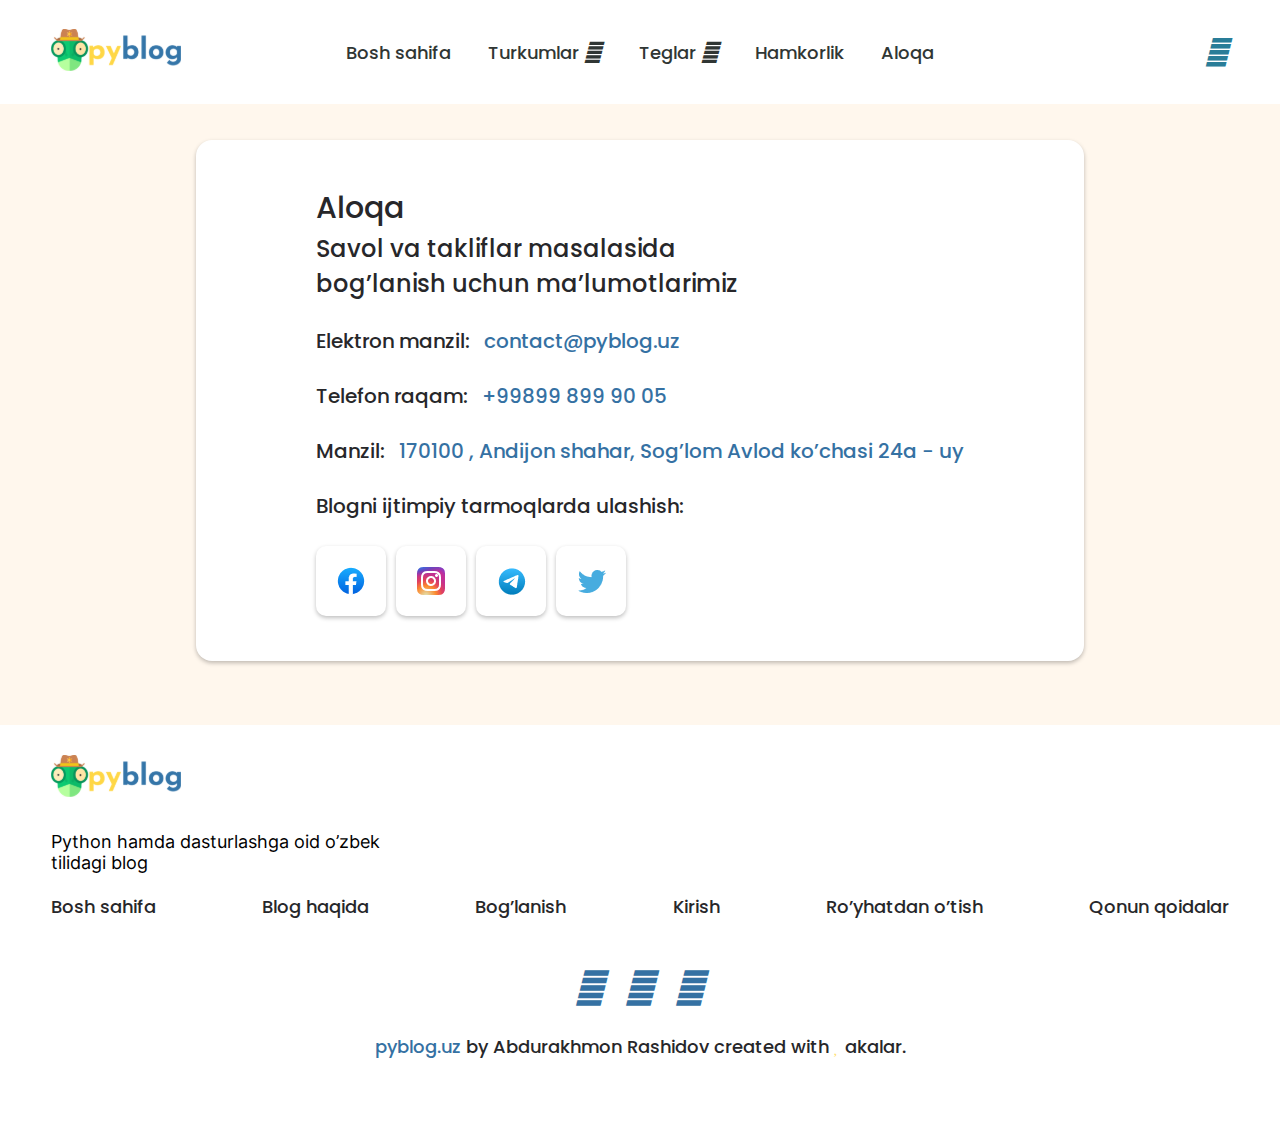
<file: contact.html>
<!DOCTYPE html>
<html lang="en">

<head>
    <meta charset="UTF-8">
    <meta http-equiv="X-UA-Compatible" content="IE=edge">
    <meta name="viewport" content="width=device-width, initial-scale=1.0">

    <meta name="description"
        content="pyblog bu Python va dasturlashga oid o’zbek tilidagi blog. Hozirda Python, Javascript, Dasturlash, Veb dasturlash ,Foundation va boshqa turkumlarga va o’nlab teglarga mansub maqolalar saytdan joy olgan.">
    <meta name="keywords"
        content="Dasturlash , Blog, Python , Payton, dasturchi, Javascript, maqola, yangilik, dastur,">
    <meta property="og:title" content="Python va dasturlash blogi">
    <meta property="og:site_name" content="pyblog.uz">
    <meta property="og:url" content="https://pyblog.uz">
    <meta property="og:description"
        content="pyblog.uz bu python va dasturlashga oid o'zbek tilidagi sifatli maqola , tutoriallar berib boruvchi blog hisoblanadi.">
    <meta property="og:type" content="website">
    <meta property="og:image" content="https://pyblog-front-end.netlify.app/assets/image/favicon.png">

    <link rel="shortcut icon" href="./assets/image/favicon.png" type="image/x-icon">
    <link rel="stylesheet" href="./assets/css/style.css">
    <link rel="stylesheet" href="./assets/css/responsive.css">
    <link rel="stylesheet" href="https://site-assets.fontawesome.com/releases/v6.4.0/css/all.css">
    <link rel="stylesheet" href="https://cdn.jsdelivr.net/npm/swiper@9/swiper-bundle.min.css" />

    <title>Pyblog - Python hamda dasturlash blogi</title>
</head>

<body>
    <header>
        <div class="section-wrapp">
            <div class="container">
                <ul class="header_nav_list">
                    <li class="header_nav_item">
                        <a href="./index.html" class="logo">
                            <img src="./assets/image/logo.svg" alt="">
                        </a>
                    </li>
                    <li class="header_nav_item">
                        <ul class="header_navigate_links">
                            <li class="header_link">
                                <a href="./index.html">Bosh sahifa </a>
                            </li>
                            <li class="header_link header_dropdown_category">
                                <p>
                                    Turkumlar
                                    <i class="fa-solid fa-chevron-down"></i>
                                </p>
                            </li>
                            <li class="header_link header_dropdown_tag">
                                <p>
                                    Teglar
                                    <i class="fa-solid fa-chevron-down"></i>
                                </p>
                            </li>
                            <li class="header_link">
                                <a href="#">Hamkorlik</a>
                            </li>
                            <li class="header_link">
                                <a href="#">Aloqa</a>
                            </li>
                        </ul>
                    </li>
                    <li class="header_nav_item">
                        <ul class="header_settings_list">
                            <li class="header_settings_item mobile">
                                <a href="#">
                                    <i class="fa-solid fa-house-chimney"></i>
                                </a>
                            </li>
                            <li class="header_settings_item search">
                                <!-- <form action="">
                                    <input type="text" name="search_q" placeholder="Shu yerga yozasiz...">
                                </form> -->
                                <i class="fa-solid fa-magnifying-glass"></i>
                            </li>
                            <li class="header_settings_item menu mobile">
                                <i class="fa-solid fa-bars"></i>
                            </li>
                            <li class="header_settings_item mode">
                                <i class="fa-solid fa-moon"></i>
                            </li>
                            <li class="header_settings_item">
                                <a href="#">
                                    <i class="fa-solid fa-user"></i>
                                </a>
                                <!-- <div class="auth_opener">
                                    <i class="fa-solid fa-user"></i>
                                </div> -->
                            </li>
                        </ul>

                        <!-- <ul class="header_trending_tags_cats">

                            <li class="header_trending_heading">
                                Ommabop mavzular
                            </li>

                            <li class="header_trending_item">
                                <a href="#">
                                    <i class="fa-brands fa-html5"></i>
                                    HMTML5
                                </a>
                            </li>
                            <li class="header_trending_item">
                                <a href="#">
                                    <i class="fa-brands fa-square-js"></i>
                                    Javascript
                                </a>
                            </li>
                            <li class="header_trending_item">
                                <a href="#">
                                    <i class="fa-brands fa-css3"></i>
                                    CSS3
                                </a>
                            </li>
                            <div class="header_trending_item">
                                <a href="#">
                                    <i class="fa-brands fa-python"></i>
                                    Python
                                </a>
                            </div>
                            <div class="header_trending_item">
                                <a href="#">
                                    <i class="fa-solid fa-mug"></i>
                                    Dasturlash asoslari
                                </a>
                            </div>
                            <div class="header_trending_item">
                                <a href="#">
                                    <i class="fa-solid fa-gears"></i>
                                    Back-end
                                </a>
                            </div>
                            <div class="header_trending_item">
                                <a href="#">
                                    <i class="fa-brands fa-node-js"></i>
                                    NodeJS
                                </a>
                            </div>
                        </ul> -->
                    </li>
                </ul>
            </div>
        </div>
    </header>

    <main>
        <div class="contact">
            <div class="section-wrapp">
                <div class="container">
                    <div class="contact-info_wrapper">
                        <div class="contact-info_card">
                            <h1 class="contact-info_heading">Aloqa</h1>
                            <h3 class="contact-info_subheading">Savol va takliflar masalasida <br> bog’lanish uchun
                                ma’lumotlarimiz
                            </h3>


                            <p class="contact-info_text">
                                Elektron manzil:
                                <a href="#" class="contact-info_link">
                                    contact@pyblog.uz
                                </a>
                            </p>

                            <p class="contact-info_text">
                                Telefon raqam:
                                <a href="tel:+998 99 899 90 05" class="contact-info_link">
                                    +99899 899 90 05
                                </a>
                            </p>

                            <p class="contact-info_text">
                                Manzil:
                                <a href="tel:+998 99 899 90 05" class="contact-info_link">
                                    170100 , Andijon shahar, Sog’lom Avlod ko’chasi 24a - uy
                                </a>
                            </p>

                            <p class="contact-info_text">
                                Blogni ijtimpiy tarmoqlarda ulashish:
                                <span class="contact-info_link_wrapper">
                                    <a href="#" class="contact-info_icon_link" role="button">
                                        <img src="./assets/image/Facebook.png" alt="">
                                    </a>
                                    <a href="#" class="contact-info_icon_link" role="button">
                                        <img src="./assets/image/instagram.png" alt="">
                                    </a>
                                    <a href="#" class="contact-info_icon_link" role="button">
                                        <img src="./assets/image/telegram.png" alt="">
                                    </a>
                                    <a href="#" class="contact-info_icon_link" role="button">
                                        <img src="./assets/image/twitter.png" alt="">
                                    </a>
                                </span>
                            </p>
                        </div>
                    </div>
                </div>
            </div>
        </div>
    </main>

    <footer>
        <div class="section-wrapp">
            <div class="container">
                <a href="#">
                    <img src="./assets/image/logo.svg" alt="">
                </a>
                <ul class="footer_list">
                    <li class="footer_item">
                        Python hamda dasturlashga oid o’zbek <br> tilidagi blog
                    </li>
                    <li class="footer_item">
                        <ul class="footer_links">
                            <li class="footer_links_item"><a href="#">Bosh sahifa</a></li>
                            <li class="footer_links_item"><a href="#">Blog haqida</a></li>
                            <li class="footer_links_item"><a href="#">Bog’lanish</a></li>
                            <li class="footer_links_item"><a href="#">Kirish</a></li>
                            <li class="footer_links_item"><a href="#">Ro’yhatdan o’tish</a></li>
                            <li class="footer_links_item"><a href="#">Qonun qoidalar</a></li>
                        </ul>
                    </li>
                </ul>

                <div class="footer_socials_list">
                    <a href="#">
                        <i class="fa-brands fa-telegram"></i>
                    </a>

                    <a href="#">
                        <i class="fa-brands fa-instagram"></i>
                    </a>

                    <a href="#">
                        <i class="fa-brands fa-facebook"></i>
                    </a>
                </div>

                <p class="footer_outer">
                    <a href="#">pyblog.uz</a> by Abdurakhmon Rashidov created with <i class="fa-solid fa-heart"></i>
                    akalar.
                </p>
            </div>
        </div>
    </footer>

</body>

</html>
</file>
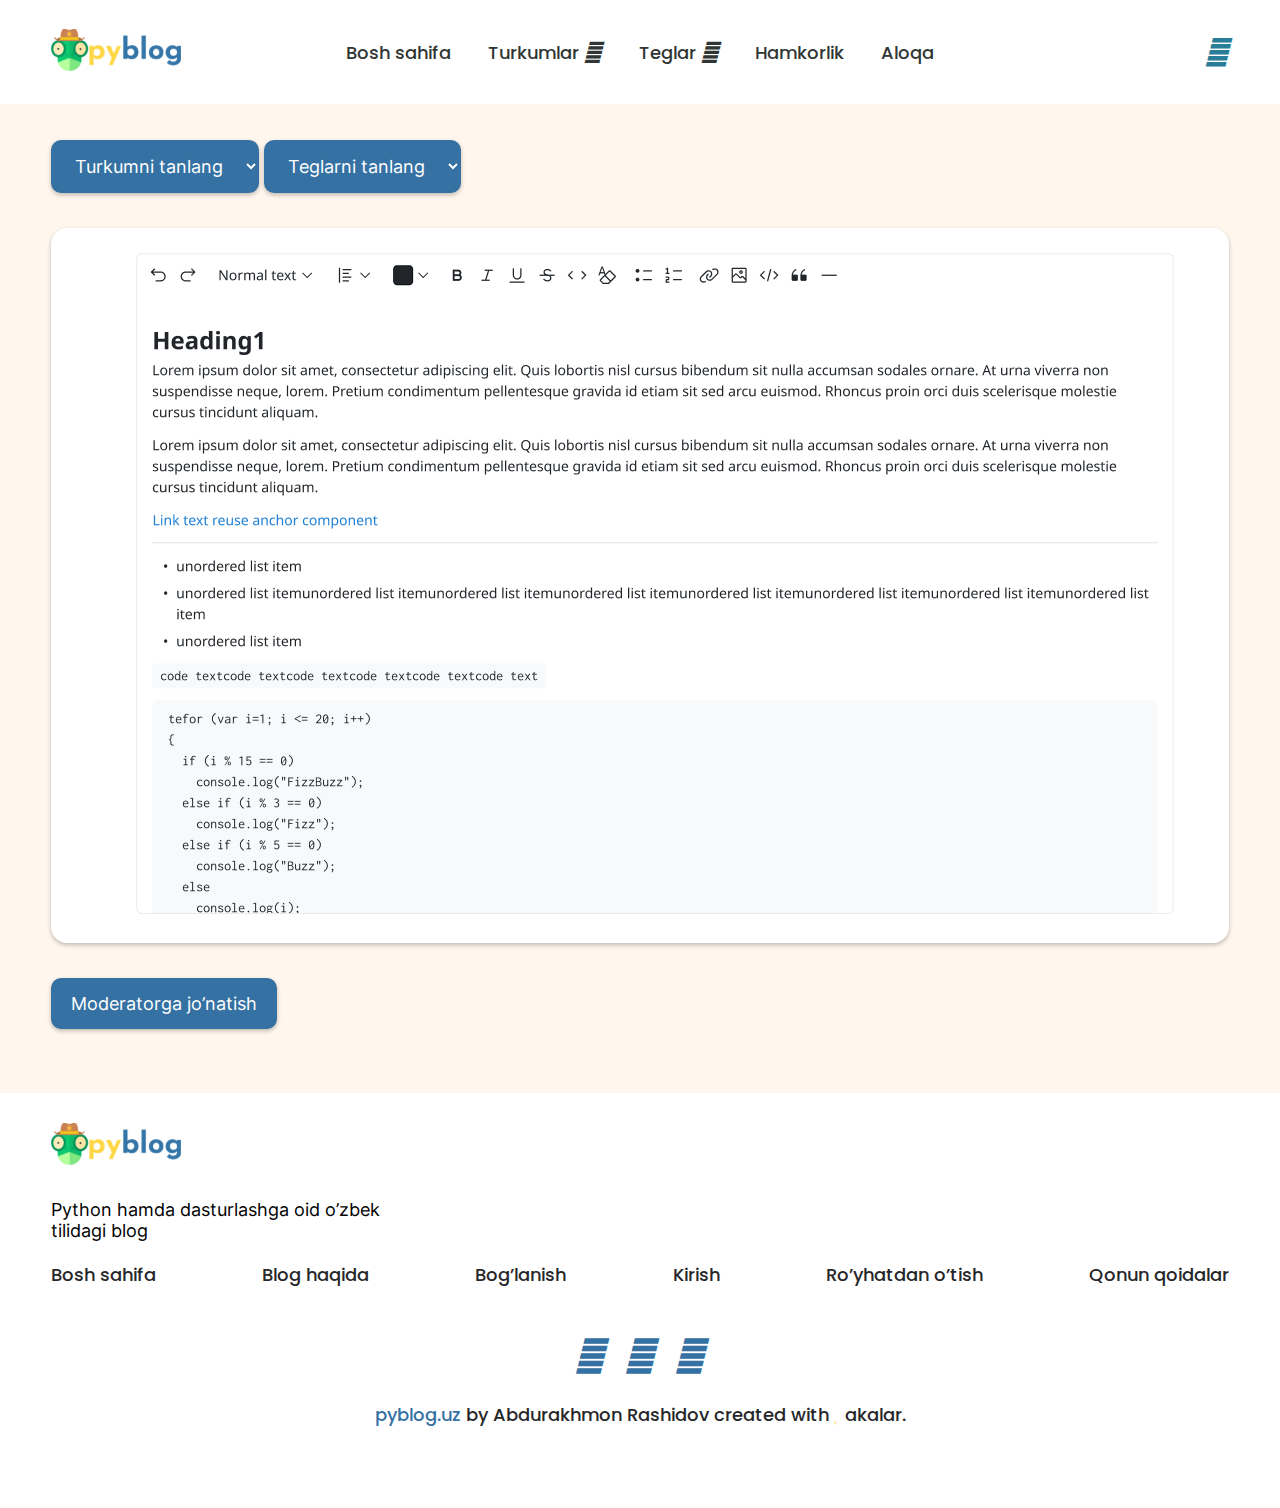
<file: post_add_update.html>
<!DOCTYPE html>
<html lang="en">

<head>
    <meta charset="UTF-8">
    <meta http-equiv="X-UA-Compatible" content="IE=edge">
    <meta name="viewport" content="width=device-width, initial-scale=1.0">

    <meta name="description"
        content="pyblog bu Python va dasturlashga oid o’zbek tilidagi blog. Hozirda Python, Javascript, Dasturlash, Veb dasturlash ,Foundation va boshqa turkumlarga va o’nlab teglarga mansub maqolalar saytdan joy olgan.">
    <meta name="keywords"
        content="Dasturlash , Blog, Python , Payton, dasturchi, Javascript, maqola, yangilik, dastur,">
    <meta property="og:title" content="Python va dasturlash blogi">
    <meta property="og:site_name" content="pyblog.uz">
    <meta property="og:url" content="https://pyblog.uz">
    <meta property="og:description"
        content="pyblog.uz bu python va dasturlashga oid o'zbek tilidagi sifatli maqola , tutoriallar berib boruvchi blog hisoblanadi.">
    <meta property="og:type" content="website">
    <meta property="og:image" content="https://pyblog-front-end.netlify.app/assets/image/favicon.png">

    <link rel="shortcut icon" href="./assets/image/favicon.png" type="image/x-icon">
    <link rel="stylesheet" href="./assets/css/style.css">
    <link rel="stylesheet" href="./assets/css/responsive.css">
    <link rel="stylesheet" href="https://site-assets.fontawesome.com/releases/v6.4.0/css/all.css">
    <link rel="stylesheet" href="https://cdn.jsdelivr.net/npm/swiper@9/swiper-bundle.min.css" />

    <title>Pyblog - Python hamda dasturlash blogi</title>
</head>

<body>
    <header>
        <div class="section-wrapp">
            <div class="container">
                <ul class="header_nav_list">
                    <li class="header_nav_item">
                        <a href="./index.html" class="logo">
                            <img src="./assets/image/logo.svg" alt="">
                        </a>
                    </li>
                    <li class="header_nav_item">
                        <ul class="header_navigate_links">
                            <li class="header_link">
                                <a href="./index.html">Bosh sahifa </a>
                            </li>
                            <li class="header_link header_dropdown_category">
                                <p>
                                    Turkumlar
                                    <i class="fa-solid fa-chevron-down"></i>
                                </p>
                            </li>
                            <li class="header_link header_dropdown_tag">
                                <p>
                                    Teglar
                                    <i class="fa-solid fa-chevron-down"></i>
                                </p>
                            </li>
                            <li class="header_link">
                                <a href="#">Hamkorlik</a>
                            </li>
                            <li class="header_link">
                                <a href="#">Aloqa</a>
                            </li>
                        </ul>
                    </li>
                    <li class="header_nav_item">
                        <ul class="header_settings_list">
                            <li class="header_settings_item mobile">
                                <a href="#">
                                    <i class="fa-solid fa-house-chimney"></i>
                                </a>
                            </li>
                            <li class="header_settings_item search">
                                <!-- <form action="">
                                    <input type="text" name="search_q" placeholder="Shu yerga yozasiz...">
                                </form> -->
                                <i class="fa-solid fa-magnifying-glass"></i>
                            </li>
                            <li class="header_settings_item menu mobile">
                                <i class="fa-solid fa-bars"></i>
                            </li>
                            <li class="header_settings_item mode">
                                <i class="fa-solid fa-moon"></i>
                            </li>
                            <li class="header_settings_item">
                                <a href="#">
                                    <i class="fa-solid fa-user"></i>
                                </a>
                                <!-- <div class="auth_opener">
                                    <i class="fa-solid fa-user"></i>
                                </div> -->
                            </li>
                        </ul>

                        <!-- <ul class="header_trending_tags_cats">

                            <li class="header_trending_heading">
                                Ommabop mavzular
                            </li>

                            <li class="header_trending_item">
                                <a href="#">
                                    <i class="fa-brands fa-html5"></i>
                                    HMTML5
                                </a>
                            </li>
                            <li class="header_trending_item">
                                <a href="#">
                                    <i class="fa-brands fa-square-js"></i>
                                    Javascript
                                </a>
                            </li>
                            <li class="header_trending_item">
                                <a href="#">
                                    <i class="fa-brands fa-css3"></i>
                                    CSS3
                                </a>
                            </li>
                            <div class="header_trending_item">
                                <a href="#">
                                    <i class="fa-brands fa-python"></i>
                                    Python
                                </a>
                            </div>
                            <div class="header_trending_item">
                                <a href="#">
                                    <i class="fa-solid fa-mug"></i>
                                    Dasturlash asoslari
                                </a>
                            </div>
                            <div class="header_trending_item">
                                <a href="#">
                                    <i class="fa-solid fa-gears"></i>
                                    Back-end
                                </a>
                            </div>
                            <div class="header_trending_item">
                                <a href="#">
                                    <i class="fa-brands fa-node-js"></i>
                                    NodeJS
                                </a>
                            </div>
                        </ul> -->
                    </li>
                </ul>
            </div>
        </div>
    </header>

    <main>
        <div class="posting">
            <div class="section-wrapp">
                <div class="container">
                    <form action="" class="posting-form">

                        <div class="posting-selects_wrapper">
                            <select name="posting-category" id="posting-category">
                                <option value="" selected>
                                    Turkumni tanlang
                                </option>
                            </select>
                            <select name="posting-tag" id="posting-tag">
                                <option value="" selected>
                                    Teglarni tanlang
                                </option>
                            </select>
                        </div>
                        <div class="posting-body_wrapper">
                            <img src="./assets/image/text-editor.png" alt="">
                        </div>

                        <button type="submit"><i class="fa-solid fa-user-pen"></i> Moderatorga jo’natish</button>
                    </form>
                </div>
            </div>
        </div>
    </main>

    <footer>
        <div class="section-wrapp">
            <div class="container">
                <a href="#">
                    <img src="./assets/image/logo.svg" alt="">
                </a>
                <ul class="footer_list">
                    <li class="footer_item">
                        Python hamda dasturlashga oid o’zbek <br> tilidagi blog
                    </li>
                    <li class="footer_item">
                        <ul class="footer_links">
                            <li class="footer_links_item"><a href="#">Bosh sahifa</a></li>
                            <li class="footer_links_item"><a href="#">Blog haqida</a></li>
                            <li class="footer_links_item"><a href="#">Bog’lanish</a></li>
                            <li class="footer_links_item"><a href="#">Kirish</a></li>
                            <li class="footer_links_item"><a href="#">Ro’yhatdan o’tish</a></li>
                            <li class="footer_links_item"><a href="#">Qonun qoidalar</a></li>
                        </ul>
                    </li>
                </ul>

                <div class="footer_socials_list">
                    <a href="#">
                        <i class="fa-brands fa-telegram"></i>
                    </a>

                    <a href="#">
                        <i class="fa-brands fa-instagram"></i>
                    </a>

                    <a href="#">
                        <i class="fa-brands fa-facebook"></i>
                    </a>
                </div>

                <p class="footer_outer">
                    <a href="#">pyblog.uz</a> by Abdurakhmon Rashidov created with <i class="fa-solid fa-heart"></i>
                    akalar.
                </p>
            </div>
        </div>
    </footer>

    <script src="./assets/js/profile_edit.js"></script>
</body>

</html>
</file>
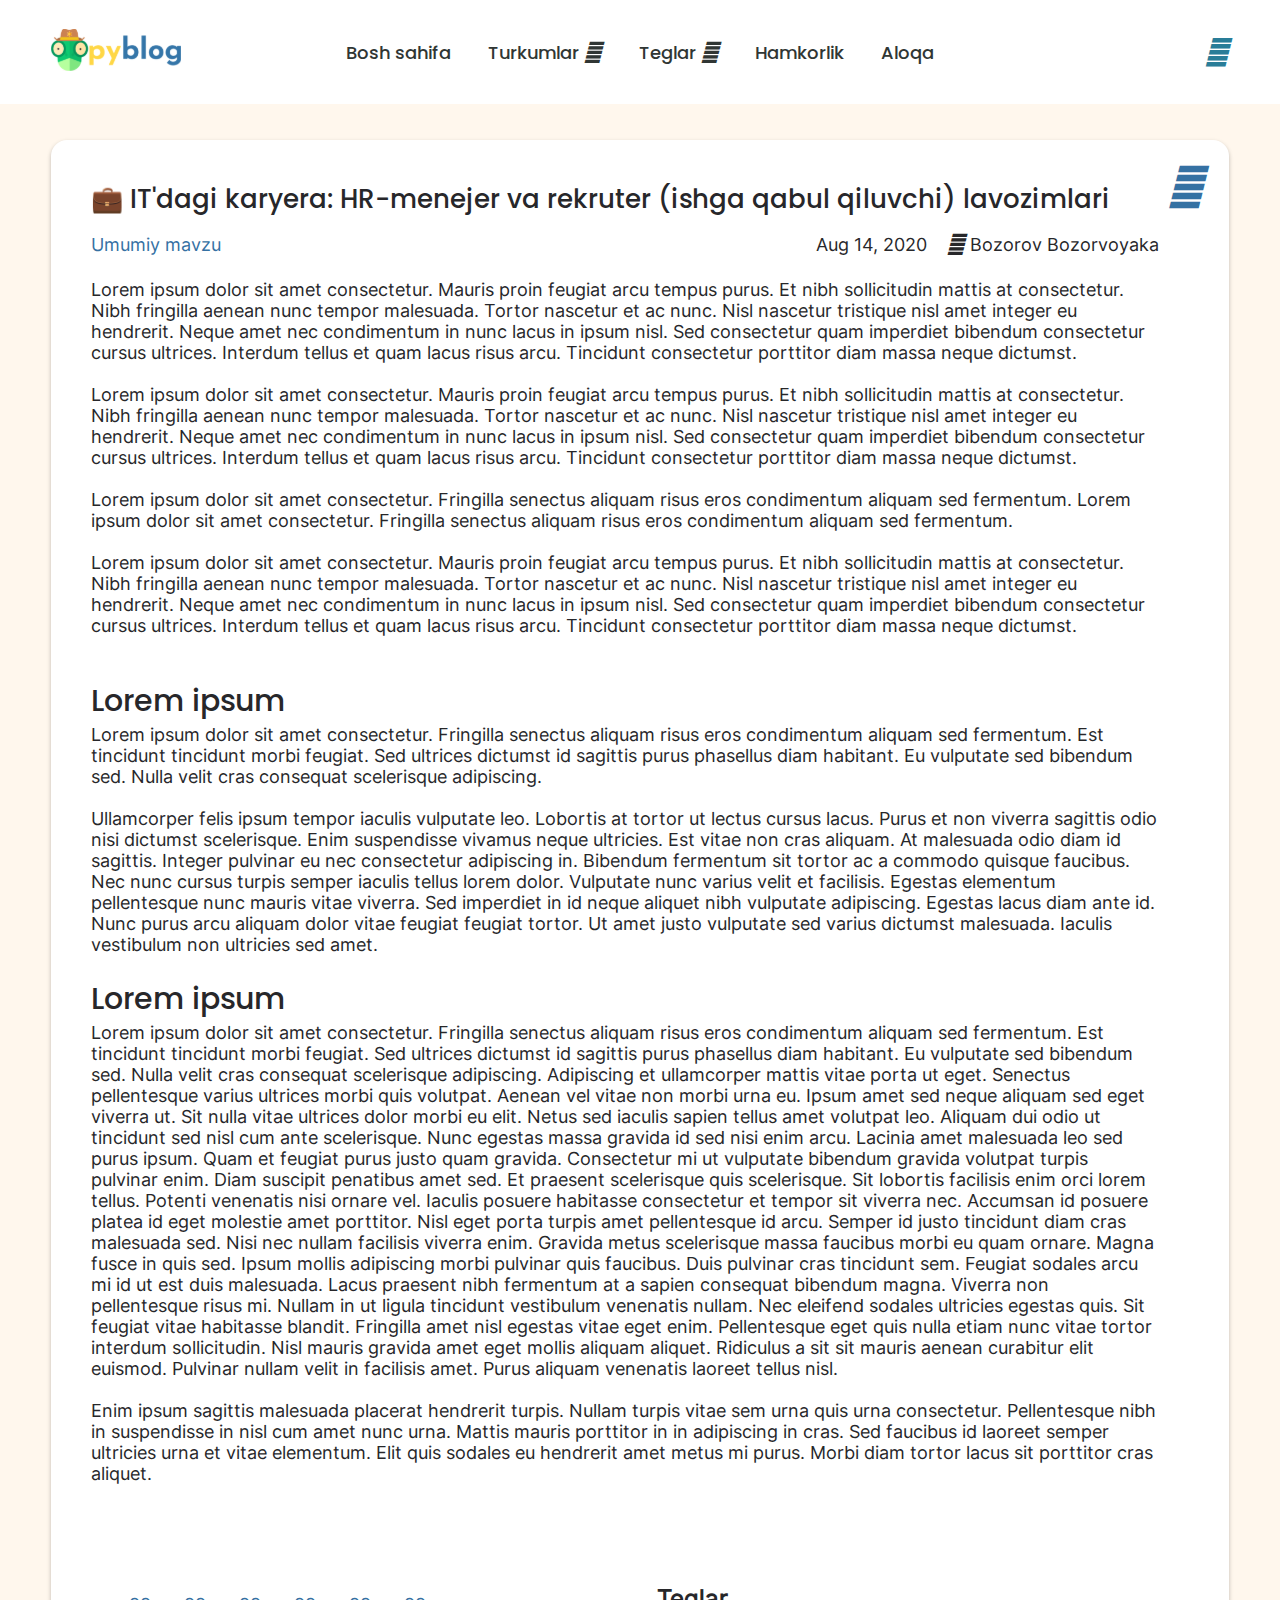
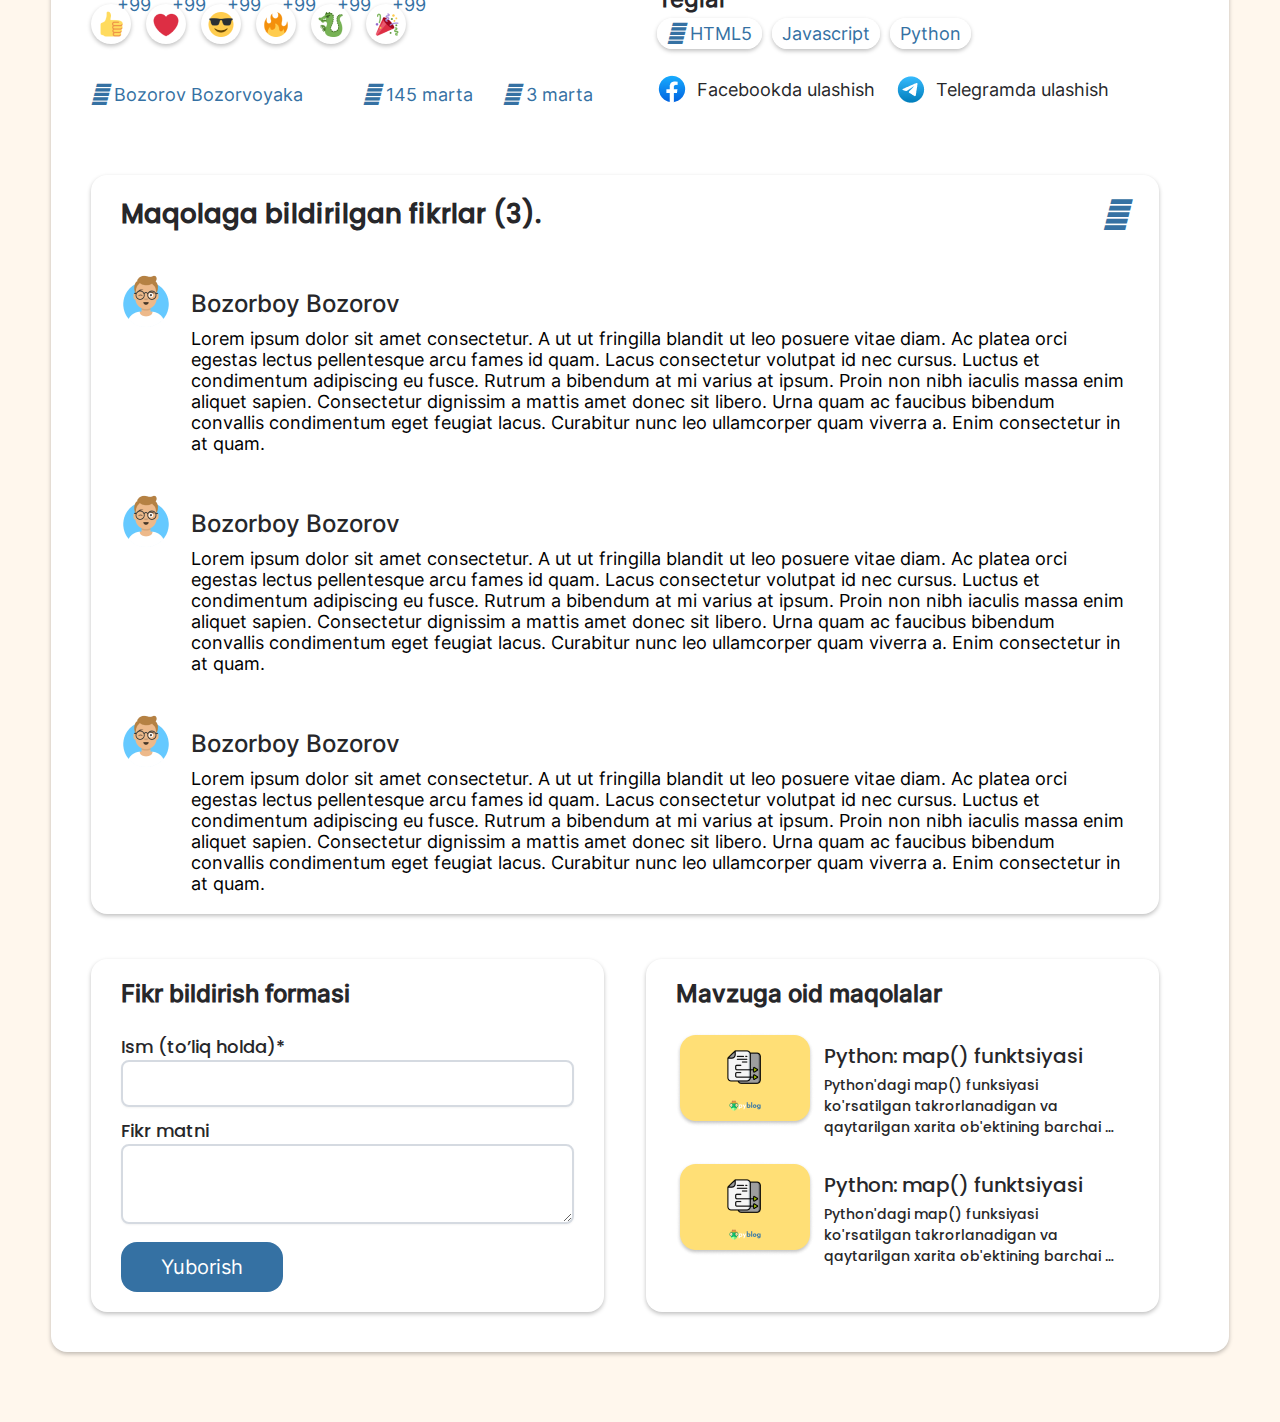
<file: post_detail.html>
<!DOCTYPE html>
<html lang="en">

<head>
    <meta charset="UTF-8">
    <meta http-equiv="X-UA-Compatible" content="IE=edge">
    <meta name="viewport" content="width=device-width, initial-scale=1.0">

    <meta name="description"
        content="pyblog bu Python va dasturlashga oid o’zbek tilidagi blog. Hozirda Python, Javascript, Dasturlash, Veb dasturlash ,Foundation va boshqa turkumlarga va o’nlab teglarga mansub maqolalar saytdan joy olgan.">
    <meta name="keywords"
        content="Dasturlash , Blog, Python , Payton, dasturchi, Javascript, maqola, yangilik, dastur,">
    <meta property="og:title" content="Python va dasturlash blogi">
    <meta property="og:site_name" content="pyblog.uz">
    <meta property="og:url" content="https://pyblog.uz">
    <meta property="og:description"
        content="pyblog.uz bu python va dasturlashga oid o'zbek tilidagi sifatli maqola , tutoriallar berib boruvchi blog hisoblanadi.">
    <meta property="og:type" content="website">
    <meta property="og:image" content="https://pyblog-front-end.netlify.app/assets/image/favicon.png">

    <link rel="shortcut icon" href="./assets/image/favicon.png" type="image/x-icon">
    <link rel="stylesheet" href="./assets/css/style.css">
    <link rel="stylesheet" href="./assets/css/responsive.css">
    <link rel="stylesheet" href="https://site-assets.fontawesome.com/releases/v6.4.0/css/all.css">

    <title>Pyblog - Python hamda dasturlash blogi</title>
</head>

<body>
    <header>
        <div class="section-wrapp">
            <div class="container">
                <ul class="header_nav_list">
                    <li class="header_nav_item">
                        <a href="./index.html" class="logo">
                            <img src="./assets/image/logo.svg" alt="">
                        </a>
                    </li>
                    <li class="header_nav_item">
                        <ul class="header_navigate_links">
                            <li class="header_link">
                                <a href="./index.html">Bosh sahifa </a>
                            </li>
                            <li class="header_link header_dropdown_category">
                                <p>
                                    Turkumlar
                                    <i class="fa-solid fa-chevron-down"></i>
                                </p>
                            </li>
                            <li class="header_link header_dropdown_tag">
                                <p>
                                    Teglar
                                    <i class="fa-solid fa-chevron-down"></i>
                                </p>
                            </li>
                            <li class="header_link">
                                <a href="#">Hamkorlik</a>
                            </li>
                            <li class="header_link">
                                <a href="#">Aloqa</a>
                            </li>
                        </ul>
                    </li>
                    <li class="header_nav_item">
                        <ul class="header_settings_list">
                            <li class="header_settings_item mobile">
                                <a href="#">
                                    <i class="fa-solid fa-house-chimney"></i>
                                </a>
                            </li>
                            <li class="header_settings_item search">
                                <!-- <form action="">
                                    <input type="text" name="search_q" placeholder="Shu yerga yozasiz...">
                                </form> -->
                                <i class="fa-solid fa-magnifying-glass"></i>
                            </li>
                            <li class="header_settings_item menu mobile">
                                <i class="fa-solid fa-bars"></i>
                            </li>
                            <li class="header_settings_item mode">
                                <i class="fa-solid fa-moon"></i>
                            </li>
                            <li class="header_settings_item">
                                <a href="#">
                                    <i class="fa-solid fa-user"></i>
                                </a>
                                <!-- <div class="auth_opener">
                                    <i class="fa-solid fa-user"></i>
                                </div> -->
                            </li>
                        </ul>

                        <!-- <ul class="header_trending_tags_cats">

                            <li class="header_trending_heading">
                                Ommabop mavzular
                            </li>

                            <li class="header_trending_item">
                                <a href="#">
                                    <i class="fa-brands fa-html5"></i>
                                    HMTML5
                                </a>
                            </li>
                            <li class="header_trending_item">
                                <a href="#">
                                    <i class="fa-brands fa-square-js"></i>
                                    Javascript
                                </a>
                            </li>
                            <li class="header_trending_item">
                                <a href="#">
                                    <i class="fa-brands fa-css3"></i>
                                    CSS3
                                </a>
                            </li>
                            <div class="header_trending_item">
                                <a href="#">
                                    <i class="fa-brands fa-python"></i>
                                    Python
                                </a>
                            </div>
                            <div class="header_trending_item">
                                <a href="#">
                                    <i class="fa-solid fa-mug"></i>
                                    Dasturlash asoslari
                                </a>
                            </div>
                            <div class="header_trending_item">
                                <a href="#">
                                    <i class="fa-solid fa-gears"></i>
                                    Back-end
                                </a>
                            </div>
                            <div class="header_trending_item">
                                <a href="#">
                                    <i class="fa-brands fa-node-js"></i>
                                    NodeJS
                                </a>
                            </div>
                        </ul> -->
                    </li>
                </ul>
            </div>
        </div>
    </header>
    <main class="detail-post">
        <div class="detail-hero">
            <div class="section-wrapp">
                <div class="container">
                    <div class="detail-post_wrapper">
                        <h1 class="detail-post_title">
                            💼 IT'dagi karyera: HR-menejer va rekruter (ishga qabul qiluvchi) lavozimlari
                        </h1>

                        <div class="detail-save">
                            <i class="fa-regular fa-bookmark"></i>
                        </div>

                        <ul class="detail-top_info_list">
                            <li class="detail-top_info_item prog_lang">
                                <i class="fa-solid fa-mug-saucer"></i>
                                Umumiy mavzu
                            </li>
                            <li>
                                <ul class="detail-top_info_wrapper">
                                    <li class="detail-top_info_item date">
                                        <i class="fa-solid fa-calendar-days"></i>
                                        Aug 14, 2020
                                    </li>
                                    <li class="detail-top_info_item author">
                                        <a href="#">
                                            <i class="fa-solid fa-user"></i>
                                            Bozorov Bozorvoyaka
                                        </a>
                                    </li>
                                </ul>
                            </li>
                        </ul>

                        <div class="detail-body">
                            Lorem ipsum dolor sit amet consectetur. Mauris proin feugiat arcu tempus purus. Et nibh
                            sollicitudin mattis at consectetur. Nibh fringilla aenean nunc tempor malesuada. Tortor
                            nascetur et ac nunc. Nisl nascetur tristique nisl amet integer eu hendrerit. Neque amet nec
                            condimentum in nunc lacus in ipsum nisl. Sed consectetur quam imperdiet bibendum consectetur
                            cursus ultrices. Interdum tellus et quam lacus risus arcu. Tincidunt consectetur porttitor
                            diam massa neque dictumst.
                            <br><br>
                            Lorem ipsum dolor sit amet consectetur. Mauris proin feugiat arcu tempus purus. Et nibh
                            sollicitudin mattis at consectetur. Nibh fringilla aenean nunc tempor malesuada. Tortor
                            nascetur et ac nunc. Nisl nascetur tristique nisl amet integer eu hendrerit. Neque amet nec
                            condimentum in nunc lacus in ipsum nisl. Sed consectetur quam imperdiet bibendum consectetur
                            cursus ultrices. Interdum tellus et quam lacus risus arcu. Tincidunt consectetur porttitor
                            diam massa neque dictumst.
                            <br><br>
                            Lorem ipsum dolor sit amet consectetur. Fringilla senectus aliquam risus eros condimentum
                            aliquam sed fermentum.
                            Lorem ipsum dolor sit amet consectetur. Fringilla senectus aliquam risus eros condimentum
                            aliquam sed fermentum.
                            <br><br>
                            Lorem ipsum dolor sit amet consectetur. Mauris proin feugiat arcu tempus purus. Et nibh
                            sollicitudin mattis at consectetur. Nibh fringilla aenean nunc tempor malesuada. Tortor
                            nascetur et ac nunc. Nisl nascetur tristique nisl amet integer eu hendrerit. Neque amet nec
                            condimentum in nunc lacus in ipsum nisl. Sed consectetur quam imperdiet bibendum consectetur
                            cursus ultrices. Interdum tellus et quam lacus risus arcu. Tincidunt consectetur porttitor
                            diam massa neque dictumst.
                            <br><br><br>
                            <p>Lorem ipsum</p>
                            Lorem ipsum dolor sit amet consectetur.
                            Fringilla senectus aliquam risus eros condimentum aliquam sed fermentum.
                            Est tincidunt tincidunt morbi feugiat.
                            Sed ultrices dictumst id sagittis purus phasellus diam habitant.
                            Eu vulputate sed bibendum sed.
                            Nulla velit cras consequat scelerisque adipiscing.
                            <br><br>
                            Ullamcorper felis ipsum tempor iaculis vulputate leo. Lobortis at tortor ut lectus cursus
                            lacus. Purus et non viverra sagittis odio nisi dictumst scelerisque. Enim suspendisse
                            vivamus neque ultricies. Est vitae non cras aliquam. At malesuada odio diam id sagittis.
                            Integer pulvinar eu nec consectetur adipiscing in. Bibendum fermentum sit tortor ac a
                            commodo quisque faucibus. Nec nunc cursus turpis semper iaculis tellus lorem dolor.
                            Vulputate nunc varius velit et facilisis.
                            Egestas elementum pellentesque nunc mauris vitae viverra. Sed imperdiet in id neque aliquet
                            nibh vulputate adipiscing. Egestas lacus diam ante id. Nunc purus arcu aliquam dolor vitae
                            feugiat feugiat tortor. Ut amet justo vulputate sed varius dictumst malesuada. Iaculis
                            vestibulum non ultricies sed amet.
                            <br><br>

                            <p>Lorem ipsum</p>
                            Lorem ipsum dolor sit amet consectetur.
                            Fringilla senectus aliquam risus eros condimentum aliquam sed fermentum.
                            Est tincidunt tincidunt morbi feugiat.
                            Sed ultrices dictumst id sagittis purus phasellus diam habitant.
                            Eu vulputate sed bibendum sed.
                            Nulla velit cras consequat scelerisque adipiscing.

                            Adipiscing et ullamcorper mattis vitae porta ut eget. Senectus pellentesque varius ultrices
                            morbi quis volutpat. Aenean vel vitae non morbi urna eu. Ipsum amet sed neque aliquam sed
                            eget viverra ut. Sit nulla vitae ultrices dolor morbi eu elit. Netus sed iaculis sapien
                            tellus amet volutpat leo. Aliquam dui odio ut tincidunt sed nisl cum ante scelerisque. Nunc
                            egestas massa gravida id sed nisi enim arcu.
                            Lacinia amet malesuada leo sed purus ipsum. Quam et feugiat purus justo quam gravida.
                            Consectetur mi ut vulputate bibendum gravida volutpat turpis pulvinar enim. Diam suscipit
                            penatibus amet sed. Et praesent scelerisque quis scelerisque. Sit lobortis facilisis enim
                            orci lorem tellus. Potenti venenatis nisi ornare vel.
                            Iaculis posuere habitasse consectetur et tempor sit viverra nec. Accumsan id posuere platea
                            id eget molestie amet porttitor. Nisl eget porta turpis amet pellentesque id arcu. Semper id
                            justo tincidunt diam cras malesuada sed. Nisi nec nullam facilisis viverra enim. Gravida
                            metus scelerisque massa faucibus morbi eu quam ornare.
                            Magna fusce in quis sed. Ipsum mollis adipiscing morbi pulvinar quis faucibus. Duis pulvinar
                            cras tincidunt sem. Feugiat sodales arcu mi id ut est duis malesuada. Lacus praesent nibh
                            fermentum at a sapien consequat bibendum magna. Viverra non pellentesque risus mi. Nullam in
                            ut ligula tincidunt vestibulum venenatis nullam. Nec eleifend sodales ultricies egestas
                            quis. Sit feugiat vitae habitasse blandit. Fringilla amet nisl egestas vitae eget enim.
                            Pellentesque eget quis nulla etiam nunc vitae tortor interdum sollicitudin. Nisl mauris
                            gravida amet eget mollis aliquam aliquet. Ridiculus a sit sit mauris aenean curabitur elit
                            euismod. Pulvinar nullam velit in facilisis amet. Purus aliquam venenatis laoreet tellus
                            nisl.
                            <br><br>
                            Enim ipsum sagittis malesuada placerat hendrerit turpis. Nullam turpis vitae sem urna quis
                            urna consectetur. Pellentesque nibh in suspendisse in nisl cum amet nunc urna. Mattis mauris
                            porttitor in in adipiscing in cras. Sed faucibus id laoreet semper ultricies urna et vitae
                            elementum. Elit quis sodales eu hendrerit amet metus mi purus. Morbi diam tortor lacus sit
                            porttitor cras aliquet.
                        </div>

                        <div class="detail-info_list">
                            <li class="detail-info_item">
                                <ul class="detail-emoji_list">
                                    <li class="detail-emoji_item">
                                        <img src="./assets/image/thumb-up.png" alt="">
                                        <span>+99</span>
                                    </li>
                                    <li class="detail-emoji_item">
                                        <img src="./assets/image/heart.png" alt="">
                                        <span>+99</span>
                                    </li>
                                    <li class="detail-emoji_item">
                                        <img src="./assets/image/glasses.png" alt="">
                                        <span>+99</span>
                                    </li>
                                    <li class="detail-emoji_item">
                                        <img src="./assets/image/fire.png" alt="">
                                        <span>+99</span>
                                    </li>
                                    <li class="detail-emoji_item">
                                        <img src="./assets/image/dragon.png" alt="">
                                        <span>+99</span>
                                    </li>
                                    <li class="detail-emoji_item">
                                        <img src="./assets/image/popper.png" alt="">
                                        <span>+99</span>
                                    </li>
                                </ul>
                                <div class="detail-post_info_wrapper">
                                    <a href="#" class="detail-post_info_author">
                                        <i class="fa-solid fa-user"></i>
                                        Bozorov Bozorvoyaka
                                    </a>
                                    <span class="detail-post_info_list">
                                        <span>
                                            <i class="fa-solid fa-eye"></i>
                                            145 marta
                                        </span>
                                        <span>
                                            <i class="fa-solid fa-comments"></i>
                                            3 marta
                                        </span>
                                    </span>
                                </div>
                            </li>
                            <li class="detail-info_item">
                                <h1 class="detail-post_tag_heading">Teglar</h1>
                                <ul class="detail-tag_list">
                                    <li class="detail-tag_item"><a href="#"><i class="fa-brands fa-html5"></i> HTML5</a>
                                    </li>
                                    <li class="detail-tag_item"><a href="#"><i class="fa-brands fa-square-js"></i>
                                            Javascript</a></li>
                                    <li class="detail-tag_item"><a href="#"><i class="fa-brands fa-python"></i>
                                            Python</a></li>
                                </ul>
                                <ul class="detail-share_list">
                                    <li class="detail-share_item">
                                        <a href="#">
                                            <img src="./assets/image/Facebook.png" alt="">
                                            Facebookda ulashish
                                        </a>
                                    </li>
                                    <li class="detail-share_item">
                                        <a href="#">
                                            <img src="./assets/image/telegram.png" alt="">
                                            Telegramda ulashish
                                        </a>
                                    </li>
                                </ul>
                            </li>
                        </div>

                        <div class="detail-comments">
                            <div class="detail-comments_top_info">
                                <h1>
                                    Maqolaga bildirilgan fikrlar (3).
                                </h1>
                                <i class="fa-solid fa-eye-slash"></i>
                            </div>

                            <ul class="detail-comment_list">
                                <li class="detail-comment_item">
                                    <img src="./assets/image/user-avatar.png" alt="">
                                </li>
                                <li class="detail-comment_item">
                                    <h1 class="detail-comment_author">
                                        <a href="#">
                                            Bozorboy Bozorov
                                        </a>
                                    </h1>
                                    <p class="detail-comment_body">
                                        Lorem ipsum dolor sit amet consectetur. A ut ut fringilla blandit ut leo posuere
                                        vitae diam. Ac platea orci egestas lectus pellentesque arcu fames id quam. Lacus
                                        consectetur volutpat id nec cursus. Luctus et condimentum adipiscing eu fusce.
                                        Rutrum a bibendum at mi varius at ipsum. Proin non nibh iaculis massa enim
                                        aliquet sapien. Consectetur dignissim a mattis amet donec sit libero. Urna quam
                                        ac faucibus bibendum convallis condimentum eget feugiat lacus. Curabitur nunc
                                        leo ullamcorper quam viverra a. Enim consectetur in at quam.
                                    </p>
                                </li>
                            </ul>

                            <ul class="detail-comment_list">
                                <li class="detail-comment_item">
                                    <img src="./assets/image/user-avatar.png" alt="">
                                </li>
                                <li class="detail-comment_item">
                                    <h1 class="detail-comment_author">
                                        <a href="#">
                                            Bozorboy Bozorov
                                        </a>
                                    </h1>
                                    <p class="detail-comment_body">
                                        Lorem ipsum dolor sit amet consectetur. A ut ut
                                        fringilla blandit ut leo posuere
                                        vitae diam. Ac platea orci egestas lectus
                                        pellentesque arcu fames id quam. Lacus
                                        consectetur volutpat id nec cursus. Luctus et
                                        condimentum adipiscing eu fusce.
                                        Rutrum a bibendum at mi varius at ipsum. Proin non
                                        nibh iaculis massa enim
                                        aliquet sapien. Consectetur dignissim a mattis amet
                                        donec sit libero. Urna quam
                                        ac faucibus bibendum convallis condimentum eget
                                        feugiat lacus. Curabitur nunc
                                        leo ullamcorper quam viverra a. Enim consectetur in
                                        at quam.
                                    </p>
                                </li>
                            </ul>

                            <ul class="detail-comment_list">
                                <li class="detail-comment_item">
                                    <img src="./assets/image/user-avatar.png" alt="">
                                </li>
                                <li class="detail-comment_item">
                                    <h1 class="detail-comment_author">
                                        <a href="#">
                                            Bozorboy Bozorov
                                        </a>
                                    </h1>
                                    <p class="detail-comment_body">
                                        Lorem ipsum dolor sit amet consectetur. A ut ut
                                        fringilla blandit ut leo posuere
                                        vitae diam. Ac platea orci egestas lectus
                                        pellentesque arcu fames id quam. Lacus
                                        consectetur volutpat id nec cursus. Luctus et
                                        condimentum adipiscing eu fusce.
                                        Rutrum a bibendum at mi varius at ipsum. Proin non
                                        nibh iaculis massa enim
                                        aliquet sapien. Consectetur dignissim a mattis amet
                                        donec sit libero. Urna quam
                                        ac faucibus bibendum convallis condimentum eget
                                        feugiat lacus. Curabitur nunc
                                        leo ullamcorper quam viverra a. Enim consectetur in
                                        at quam.
                                    </p>
                                </li>
                            </ul>
                        </div>

                        <div class="detail-lower_wrapper">
                            <form action="" method="post">
                                <h1 class="detail-form_heading">
                                    Fikr bildirish formasi
                                </h1>
                                <label for="fullname">
                                    Ism (to’liq holda)*
                                </label>
                                <input type="text" name="fullname" id="fullname">
                                <label for="comment">Fikr matni</label>
                                <textarea name="comment" id="comment"></textarea>
                                <button>Yuborish</button>
                            </form>

                            <div class="detail-related_posts">
                                <h1 class="detail-related_posts_heading">
                                    Mavzuga oid maqolalar
                                </h1>

                                <div class="detail-related_post">
                                    <a href="#">
                                        <img src="./assets/image/related_post_img.png" alt="">
                                    </a>
                                    <div class="detail-related_post_info">
                                        <a href="#">Python: map() funktsiyasi</a>
                                        <p>
                                            Python'dagi map() funksiyasi ko'rsatilgan takrorlanadigan va qaytarilgan
                                            xarita ob'ektining barchai …
                                        </p>
                                    </div>
                                </div>
                                <div class="detail-related_post">
                                    <a href="#">
                                        <img src="./assets/image/related_post_img.png" alt="">
                                    </a>
                                    <div class="detail-related_post_info">
                                        <a href="#">Python: map() funktsiyasi</a>
                                        <p>
                                            Python'dagi map() funksiyasi ko'rsatilgan
                                            takrorlanadigan va qaytarilgan
                                            xarita ob'ektining barchai …
                                        </p>
                                    </div>
                                </div>
                            </div>
                        </div>
                    </div>
                </div>
            </div>
        </div>
    </main>
    <script src="./assets/js/detail.js"></script>
</body>

</html>
</file>
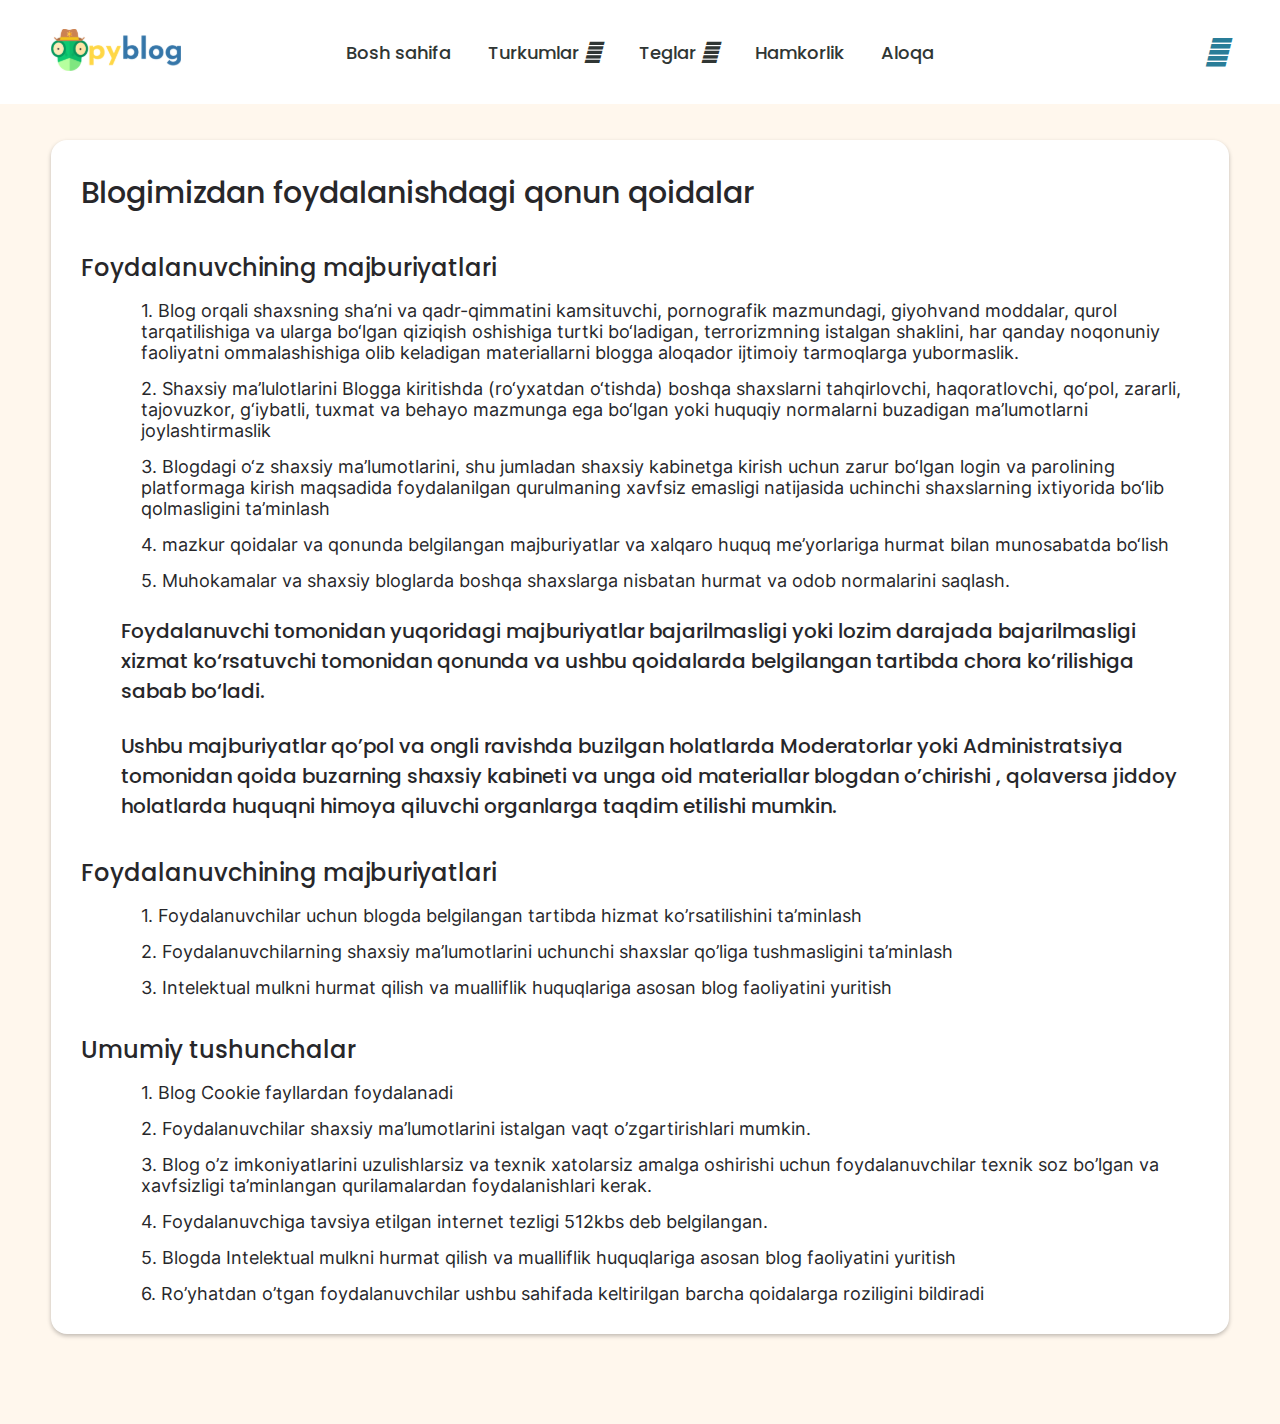
<file: privacy_and_policy.html>
<!DOCTYPE html>
<html lang="en">

<head>
    <meta charset="UTF-8">
    <meta http-equiv="X-UA-Compatible" content="IE=edge">
    <meta name="viewport" content="width=device-width, initial-scale=1.0">

    <meta name="description"
        content="pyblog bu Python va dasturlashga oid o’zbek tilidagi blog. Hozirda Python, Javascript, Dasturlash, Veb dasturlash ,Foundation va boshqa turkumlarga va o’nlab teglarga mansub maqolalar saytdan joy olgan.">
    <meta name="keywords"
        content="Dasturlash , Blog, Python , Payton, dasturchi, Javascript, maqola, yangilik, dastur,">
    <meta property="og:title" content="Python va dasturlash blogi">
    <meta property="og:site_name" content="pyblog.uz">
    <meta property="og:url" content="https://pyblog.uz">
    <meta property="og:description"
        content="pyblog.uz bu python va dasturlashga oid o'zbek tilidagi sifatli maqola , tutoriallar berib boruvchi blog hisoblanadi.">
    <meta property="og:type" content="website">
    <meta property="og:image" content="https://pyblog-front-end.netlify.app/assets/image/favicon.png">

    <link rel="shortcut icon" href="./assets/image/favicon.png" type="image/x-icon">
    <link rel="stylesheet" href="./assets/css/style.css">
    <link rel="stylesheet" href="./assets/css/responsive.css">
    <link rel="stylesheet" href="https://site-assets.fontawesome.com/releases/v6.4.0/css/all.css">
    <link rel="stylesheet" href="https://cdn.jsdelivr.net/npm/swiper@9/swiper-bundle.min.css" />

    <title>Pyblog - Python hamda dasturlash blogi</title>
</head>

<body>
    <header>
        <div class="section-wrapp">
            <div class="container">
                <ul class="header_nav_list">
                    <li class="header_nav_item">
                        <a href="./index.html" class="logo">
                            <img src="./assets/image/logo.svg" alt="">
                        </a>
                    </li>
                    <li class="header_nav_item">
                        <ul class="header_navigate_links">
                            <li class="header_link">
                                <a href="./index.html">Bosh sahifa </a>
                            </li>
                            <li class="header_link header_dropdown_category">
                                <p>
                                    Turkumlar
                                    <i class="fa-solid fa-chevron-down"></i>
                                </p>
                            </li>
                            <li class="header_link header_dropdown_tag">
                                <p>
                                    Teglar
                                    <i class="fa-solid fa-chevron-down"></i>
                                </p>
                            </li>
                            <li class="header_link">
                                <a href="#">Hamkorlik</a>
                            </li>
                            <li class="header_link">
                                <a href="#">Aloqa</a>
                            </li>
                        </ul>
                    </li>
                    <li class="header_nav_item">
                        <ul class="header_settings_list">
                            <li class="header_settings_item mobile">
                                <a href="#">
                                    <i class="fa-solid fa-house-chimney"></i>
                                </a>
                            </li>
                            <li class="header_settings_item search">
                                <!-- <form action="">
                                    <input type="text" name="search_q" placeholder="Shu yerga yozasiz...">
                                </form> -->
                                <i class="fa-solid fa-magnifying-glass"></i>
                            </li>
                            <li class="header_settings_item menu mobile">
                                <i class="fa-solid fa-bars"></i>
                            </li>
                            <li class="header_settings_item mode">
                                <i class="fa-solid fa-moon"></i>
                            </li>
                            <li class="header_settings_item">
                                <a href="#">
                                    <i class="fa-solid fa-user"></i>
                                </a>
                                <!-- <div class="auth_opener">
                                    <i class="fa-solid fa-user"></i>
                                </div> -->
                            </li>
                        </ul>

                        <!-- <ul class="header_trending_tags_cats">

                            <li class="header_trending_heading">
                                Ommabop mavzular
                            </li>

                            <li class="header_trending_item">
                                <a href="#">
                                    <i class="fa-brands fa-html5"></i>
                                    HMTML5
                                </a>
                            </li>
                            <li class="header_trending_item">
                                <a href="#">
                                    <i class="fa-brands fa-square-js"></i>
                                    Javascript
                                </a>
                            </li>
                            <li class="header_trending_item">
                                <a href="#">
                                    <i class="fa-brands fa-css3"></i>
                                    CSS3
                                </a>
                            </li>
                            <div class="header_trending_item">
                                <a href="#">
                                    <i class="fa-brands fa-python"></i>
                                    Python
                                </a>
                            </div>
                            <div class="header_trending_item">
                                <a href="#">
                                    <i class="fa-solid fa-mug"></i>
                                    Dasturlash asoslari
                                </a>
                            </div>
                            <div class="header_trending_item">
                                <a href="#">
                                    <i class="fa-solid fa-gears"></i>
                                    Back-end
                                </a>
                            </div>
                            <div class="header_trending_item">
                                <a href="#">
                                    <i class="fa-brands fa-node-js"></i>
                                    NodeJS
                                </a>
                            </div>
                        </ul> -->
                    </li>
                </ul>
            </div>
        </div>
    </header>

    <main>
        <div class="rule">
            <div class="section-wrapp">
                <div class="container">
                    <div class="rule-wrapper">
                        <h1 class="rule-heading">
                            Blogimizdan foydalanishdagi qonun qoidalar
                        </h1>

                        <h3 class="rule-small_heading">
                            Foydalanuvchining majburiyatlari
                        </h3>

                        <ul class="rule-list">
                            <li class="rule-item">
                                1. Blog orqali shaxsning sha’ni va qadr-qimmatini kamsituvchi, pornografik mazmundagi,
                                giyohvand moddalar, qurol
                                tarqatilishiga va ularga bo‘lgan qiziqish oshishiga turtki bo‘ladigan, terrorizmning
                                istalgan shaklini, har qanday
                                noqonuniy faoliyatni ommalashishiga olib keladigan materiallarni blogga aloqador
                                ijtimoiy tarmoqlarga yubormaslik.
                            </li>
                            <li class="rule-item">
                                2. Shaxsiy ma’lulotlarini Blogga kiritishda (ro‘yxatdan o‘tishda) boshqa shaxslarni
                                tahqirlovchi, haqoratlovchi, qo‘pol, zararli, tajovuzkor, g‘iybatli, tuxmat va behayo
                                mazmunga ega bo‘lgan yoki huquqiy normalarni buzadigan ma’lumotlarni joylashtirmaslik
                            </li>
                            <li class="rule-item">
                                3. Blogdagi o‘z shaxsiy ma’lumotlarini, shu jumladan shaxsiy kabinetga kirish uchun
                                zarur bo‘lgan login va parolining platformaga kirish maqsadida foydalanilgan qurulmaning
                                xavfsiz emasligi natijasida uchinchi shaxslarning ixtiyorida bo‘lib qolmasligini
                                ta’minlash
                            </li>
                            <li class="rule-item">
                                4. mazkur qoidalar va qonunda belgilangan majburiyatlar va xalqaro huquq me’yorlariga
                                hurmat bilan munosabatda bo‘lish
                            </li>
                            <li class="rule-item">
                                5. Muhokamalar va shaxsiy bloglarda boshqa shaxslarga nisbatan hurmat va odob
                                normalarini saqlash.
                            </li>
                        </ul>

                        <p class="rule-concept_text">
                            Foydalanuvchi tomonidan yuqoridagi majburiyatlar bajarilmasligi yoki lozim darajada
                            bajarilmasligi xizmat ko‘rsatuvchi
                            tomonidan qonunda va ushbu qoidalarda belgilangan tartibda chora ko‘rilishiga sabab bo‘ladi.
                        </p>

                        <p class="rule-concept_text">
                            Ushbu majburiyatlar qo’pol va ongli ravishda buzilgan holatlarda Moderatorlar yoki
                            Administratsiya tomonidan qoida
                            buzarning shaxsiy kabineti va unga oid materiallar blogdan o’chirishi , qolaversa jiddoy
                            holatlarda huquqni himoya
                            qiluvchi organlarga taqdim etilishi mumkin.
                        </p>

                        <h3 class="rule-small_heading">
                            Foydalanuvchining majburiyatlari
                        </h3>

                        <ul class="rule-list">
                            <li class="rule-item">
                                1. Foydalanuvchilar uchun blogda belgilangan tartibda hizmat ko’rsatilishini ta’minlash
                            </li>
                            <li class="rule-item">
                                2. Foydalanuvchilarning shaxsiy ma’lumotlarini uchunchi shaxslar qo’liga tushmasligini
                                ta’minlash
                            </li>
                            <li class="rule-item">
                                3. Intelektual mulkni hurmat qilish va mualliflik huquqlariga asosan blog faoliyatini
                                yuritish
                            </li>
                        </ul>

                        <h3 class="rule-small_heading">
                            Umumiy tushunchalar
                        </h3>

                        <ul class="rule-list">
                            <li class="rule-item">
                                1. Blog Cookie fayllardan foydalanadi
                            </li>
                            <li class="rule-item">
                                2. Foydalanuvchilar shaxsiy ma’lumotlarini istalgan vaqt o’zgartirishlari mumkin.
                            </li>
                            <li class="rule-item">
                                3. Blog o’z imkoniyatlarini uzulishlarsiz va texnik xatolarsiz amalga oshirishi uchun
                                foydalanuvchilar texnik soz bo’lgan
                                va xavfsizligi ta’minlangan qurilamalardan foydalanishlari kerak.
                            </li>
                            <li class="rule-item">
                                4. Foydalanuvchiga tavsiya etilgan internet tezligi 512kbs deb belgilangan.
                            </li>
                            <li class="rule-item">
                                5. Blogda Intelektual mulkni hurmat qilish va mualliflik huquqlariga asosan blog
                                faoliyatini
                                yuritish
                            </li>
                            <li class="rule-item">
                                6. Ro’yhatdan o’tgan foydalanuvchilar ushbu sahifada keltirilgan barcha qoidalarga
                                roziligini
                                bildiradi
                            </li>
                        </ul>
                    </div>
                </div>
            </div>
        </div>
    </main>

</body>

</html>
</file>
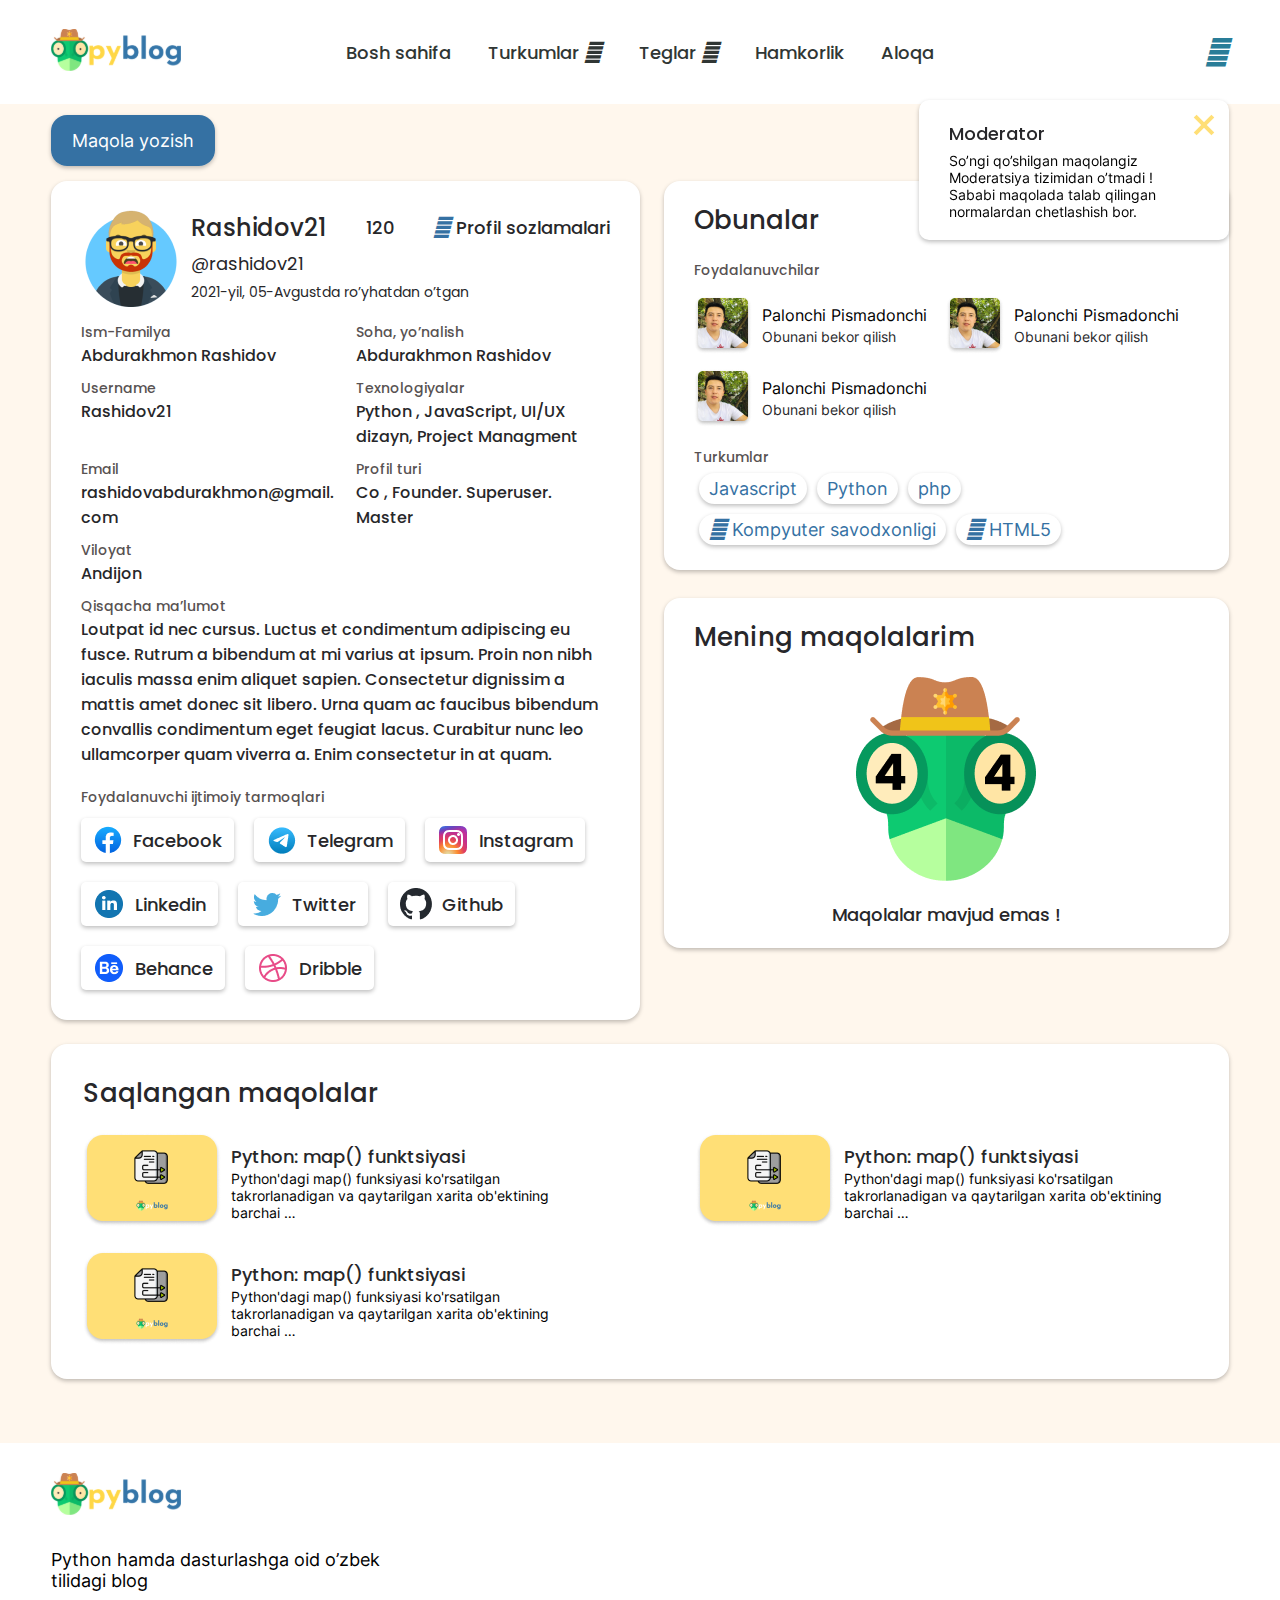
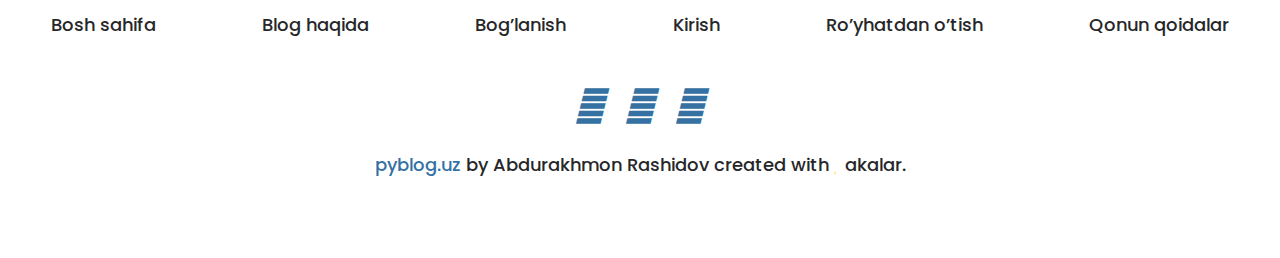
<file: profile.html>
<!DOCTYPE html>
<html lang="en">

<head>
    <meta charset="UTF-8">
    <meta http-equiv="X-UA-Compatible" content="IE=edge">
    <meta name="viewport" content="width=device-width, initial-scale=1.0">

    <meta name="description"
        content="pyblog bu Python va dasturlashga oid o’zbek tilidagi blog. Hozirda Python, Javascript, Dasturlash, Veb dasturlash ,Foundation va boshqa turkumlarga va o’nlab teglarga mansub maqolalar saytdan joy olgan.">
    <meta name="keywords"
        content="Dasturlash , Blog, Python , Payton, dasturchi, Javascript, maqola, yangilik, dastur,">
    <meta property="og:title" content="Python va dasturlash blogi">
    <meta property="og:site_name" content="pyblog.uz">
    <meta property="og:url" content="https://pyblog.uz">
    <meta property="og:description"
        content="pyblog.uz bu python va dasturlashga oid o'zbek tilidagi sifatli maqola , tutoriallar berib boruvchi blog hisoblanadi.">
    <meta property="og:type" content="website">
    <meta property="og:image" content="https://pyblog-front-end.netlify.app/assets/image/favicon.png">

    <link rel="shortcut icon" href="./assets/image/favicon.png" type="image/x-icon">
    <link rel="stylesheet" href="./assets/css/style.css">
    <link rel="stylesheet" href="./assets/css/responsive.css">
    <link rel="stylesheet" href="https://site-assets.fontawesome.com/releases/v6.4.0/css/all.css">
    <link rel="stylesheet" href="https://cdn.jsdelivr.net/npm/swiper@9/swiper-bundle.min.css" />

    <title>Pyblog - Python hamda dasturlash blogi</title>
</head>

<body>
    <header>
        <div class="section-wrapp">
            <div class="container">
                <ul class="header_nav_list">
                    <li class="header_nav_item">
                        <a href="./index.html" class="logo">
                            <img src="./assets/image/logo.svg" alt="">
                        </a>
                    </li>
                    <li class="header_nav_item">
                        <ul class="header_navigate_links">
                            <li class="header_link">
                                <a href="./index.html">Bosh sahifa </a>
                            </li>
                            <li class="header_link header_dropdown_category">
                                <p>
                                    Turkumlar
                                    <i class="fa-solid fa-chevron-down"></i>
                                </p>
                            </li>
                            <li class="header_link header_dropdown_tag">
                                <p>
                                    Teglar
                                    <i class="fa-solid fa-chevron-down"></i>
                                </p>
                            </li>
                            <li class="header_link">
                                <a href="#">Hamkorlik</a>
                            </li>
                            <li class="header_link">
                                <a href="#">Aloqa</a>
                            </li>
                        </ul>
                    </li>
                    <li class="header_nav_item">
                        <ul class="header_settings_list">
                            <li class="header_settings_item mobile">
                                <a href="#">
                                    <i class="fa-solid fa-house-chimney"></i>
                                </a>
                            </li>
                            <li class="header_settings_item search">
                                <!-- <form action="">
                                    <input type="text" name="search_q" placeholder="Shu yerga yozasiz...">
                                </form> -->
                                <i class="fa-solid fa-magnifying-glass"></i>
                            </li>
                            <li class="header_settings_item menu mobile">
                                <i class="fa-solid fa-bars"></i>
                            </li>
                            <li class="header_settings_item mode">
                                <i class="fa-solid fa-moon"></i>
                            </li>
                            <li class="header_settings_item">
                                <a href="#">
                                    <i class="fa-solid fa-user"></i>
                                </a>
                                <!-- <div class="auth_opener">
                                    <i class="fa-solid fa-user"></i>
                                </div> -->
                            </li>
                        </ul>

                        <!-- <ul class="header_trending_tags_cats">

                            <li class="header_trending_heading">
                                Ommabop mavzular
                            </li>

                            <li class="header_trending_item">
                                <a href="#">
                                    <i class="fa-brands fa-html5"></i>
                                    HMTML5
                                </a>
                            </li>
                            <li class="header_trending_item">
                                <a href="#">
                                    <i class="fa-brands fa-square-js"></i>
                                    Javascript
                                </a>
                            </li>
                            <li class="header_trending_item">
                                <a href="#">
                                    <i class="fa-brands fa-css3"></i>
                                    CSS3
                                </a>
                            </li>
                            <div class="header_trending_item">
                                <a href="#">
                                    <i class="fa-brands fa-python"></i>
                                    Python
                                </a>
                            </div>
                            <div class="header_trending_item">
                                <a href="#">
                                    <i class="fa-solid fa-mug"></i>
                                    Dasturlash asoslari
                                </a>
                            </div>
                            <div class="header_trending_item">
                                <a href="#">
                                    <i class="fa-solid fa-gears"></i>
                                    Back-end
                                </a>
                            </div>
                            <div class="header_trending_item">
                                <a href="#">
                                    <i class="fa-brands fa-node-js"></i>
                                    NodeJS
                                </a>
                            </div>
                        </ul> -->
                    </li>
                </ul>
            </div>
        </div>
    </header>

    <main>
        <div class="profile-hero">
            <div class="section-wrapp">
                <div class="container">
                    <a href="#" class="profile-hero_link auth-form_opener_register">
                        <i class="fa-solid fa-pen"></i> Maqola yozish
                    </a>

                    <ul class="profile-details_list">
                        <li class="profile-details_item">
                            <ul class="profile-top_info_list">
                                <li class="profile-top_info_item">
                                    <img src="./assets/image/avatar.png" alt="">
                                </li>
                                <li class="profile-top_info_item">
                                    <div class="profile-top_info_wrapper">
                                        <h1 class="profile-user_name">
                                            Rashidov21
                                        </h1>

                                        <div class="profile-raiting_wrapper">
                                            <i class="fa-solid fa-circle-up"></i>
                                            120
                                        </div>

                                        <div class="profile-update_wrapper">
                                            <a href="#">
                                                <i class="fa-solid fa-gear"></i>
                                                Profil sozlamalari
                                            </a>
                                        </div>
                                    </div>
                                    <p class="profile-user_username">
                                        @rashidov21
                                    </p>
                                    <p class="profile-user_authed_date">
                                        2021-yil, 05-Avgustda ro’yhatdan o’tgan
                                    </p>
                                </li>
                            </ul>

                            <div class="profile-full_info_wrapper">
                                <div class="profile-blockinfo fullname">
                                    <p>Ism-Familya</p>
                                    <h1>Abdurakhmon Rashidov</h1>
                                </div>

                                <div class="profile-blockinfo direction">
                                    <p>Soha, yo’nalish</p>
                                    <h1>Abdurakhmon Rashidov</h1>
                                </div>

                                <div class="profile-blockinfo username">
                                    <p>Username</p>
                                    <h1>Rashidov21</h1>
                                </div>

                                <div class="profile-blockinfo technologies">
                                    <p>Texnologiyalar</p>
                                    <h1>Python , JavaScript, UI/UX dizayn, Project Managment</h1>
                                </div>

                                <div class="profile-blockinfo email">
                                    <p>Email</p>
                                    <h1>rashidovabdurakhmon@gmail.com</h1>
                                </div>

                                <div class="profile-blockinfo profile_type">
                                    <p>Profil turi</p>
                                    <h1>Co , Founder. Superuser. Master</h1>
                                </div>

                                <div class="profile-blockinfo region">
                                    <p>Viloyat</p>
                                    <h1>
                                        Andijon</h1>
                                </div>

                            </div>

                            <div class="profile-short_info">
                                <p class="profile-short_info_heading">Qisqacha ma’lumot</p>
                                <p class="profile-short_info_body">Loutpat id nec cursus. Luctus et condimentum
                                    adipiscing eu fusce. Rutrum a bibendum
                                    at mi varius at ipsum. Proin non nibh iaculis massa enim aliquet sapien. Consectetur
                                    dignissim a mattis amet donec sit libero. Urna quam ac faucibus bibendum convallis
                                    condimentum eget feugiat lacus. Curabitur nunc leo ullamcorper quam viverra a. Enim
                                    consectetur in at quam.</p>
                            </div>

                            <div class="profile-socials">
                                <p>Foydalanuvchi ijtimoiy tarmoqlari</p>

                                <div class="profile-socials_wrapper">
                                    <a href="#" role="button">
                                        <img src="./assets/image/Facebook.png" alt="">
                                        Facebook
                                    </a>

                                    <a href="#" role="button">
                                        <img src="./assets/image/telegram.png" alt="">
                                        Telegram
                                    </a>

                                    <a href="#" role="button">
                                        <img src="./assets/image/instagram.png" alt="">
                                        Instagram
                                    </a>

                                    <a href="#" role="button">
                                        <img src="./assets/image/linkedin.png" alt="">
                                        Linkedin
                                    </a>

                                    <a href="#" role="button">
                                        <img src="./assets/image/twitter.png" alt="">
                                        Twitter
                                    </a>

                                    <a href="#" role="button">
                                        <img src="./assets/image/github-mark.png" alt="">
                                        Github
                                    </a>

                                    <a href="#" role="button">
                                        <img src="./assets/image/behance.png" alt="">
                                        Behance
                                    </a>

                                    <a href="#" role="button">
                                        <img src="./assets/image/dribbble.png" alt="">
                                        Dribble
                                    </a>
                                </div>
                            </div>
                        </li>
                        <li class="profile-details_item">
                            <div class="profile-subscribed_wrapper">
                                <h1 class="profile-subs_heading">Obunalar</h1>
                                <ul class="profile-subscribed_users">
                                    <li class="profile-subscribed_heading">
                                        Foydalanuvchilar
                                    </li>
                                    <li class="profile-subs_item">
                                        <img src="./assets/image/main-user.png" alt="">
                                        <div class="profile-subs_user_wrapper">
                                            <h1>Palonchi Pismadonchi</h1>
                                            <a href="#">
                                                <i class="fa-solid fa-user-minus"></i> Obunani bekor qilish
                                            </a>
                                        </div>
                                    </li>

                                    <li class="profile-subs_item">
                                        <img src="./assets/image/main-user.png" alt="">
                                        <div class="profile-subs_user_wrapper">
                                            <h1>Palonchi Pismadonchi</h1>
                                            <a href="#">
                                                <i class="fa-solid fa-user-minus"></i>
                                                Obunani bekor qilish
                                            </a>
                                        </div>
                                    </li>
                                    <li class="profile-subs_item">
                                        <img src="./assets/image/main-user.png" alt="">
                                        <div class="profile-subs_user_wrapper">
                                            <h1>Palonchi Pismadonchi</h1>
                                            <a href="#">
                                                <i class="fa-solid fa-user-minus"></i>
                                                Obunani bekor qilish
                                            </a>
                                        </div>
                                    </li>
                                </ul>

                                <ul class="profile-subscribed_tags_cats">
                                    <li class="profile-subscribed_heading">
                                        Turkumlar
                                    </li>
                                    <li class="profile-subs_cat_item">
                                        <a href="#">
                                            <i class="fa-brands fa-square-js"></i> Javascript
                                        </a>
                                    </li>
                                    <li class="profile-subs_cat_item">
                                        <a href="#">
                                            <i class="fa-brands fa-python"></i>
                                            Python
                                        </a>
                                    </li>
                                    <li class="profile-subs_cat_item">
                                        <a href="#">
                                            <i class="fa-brands fa-php"></i>
                                            php
                                        </a>
                                    </li>
                                    <li class="profile-subs_cat_item">
                                        <a href="#">
                                            <i class="fa-solid fa-gears"></i>
                                            Kompyuter savodxonligi
                                        </a>
                                    </li>
                                    <li class="profile-subs_cat_item">
                                        <a href="#">
                                            <i class="fa-brands fa-html5"></i>
                                            HTML5
                                        </a>
                                    </li>
                                </ul>
                            </div>

                            <div class="profile-user_artciles_wrapper">
                                <h1 class="profile-subs_heading">Mening maqolalarim</h1>
                                <div class="profile-user_articles_wrapper">
                                    <img src="./assets/image/404.png" alt="">
                                    <p class="profile-user_articles_text">Maqolalar mavjud emas !</p>
                                </div>

                                <!-- User posts here -->
                                
                                <!-- <div class="profile-saved_post_list">
                                    <div class="profile-saved_post_item">
                                        <a href="#">
                                            <img src="./assets/image/related_post_img.png" alt="">
                                        </a>
                                        <div class="profile-saved_post_info">
                                            <a href="#" class="profile-saved_post_link">
                                                Python: map() funktsiyasi
                                            </a>
                                            <p class="profile-saved_post_body">
                                                Python'dagi map() funksiyasi ko'rsatilgan takrorlanadigan va qaytarilgan
                                                xarita
                                                ob'ektining barchai …
                                            </p>
                                        </div>
                                    </div>
                                    <div class="profile-saved_post_item">
                                        <a href="#">
                                            <img src="./assets/image/related_post_img.png" alt="">
                                        </a>
                                        <div class="profile-saved_post_info">
                                            <a href="#" class="profile-saved_post_link">
                                                Python: map() funktsiyasi
                                            </a>
                                            <p class="profile-saved_post_body">
                                                Python'dagi map() funksiyasi ko'rsatilgan takrorlanadigan va qaytarilgan
                                                xarita
                                                ob'ektining barchai …
                                            </p>
                                        </div>
                                    </div>
                                    <div class="profile-saved_post_item">
                                        <a href="#">
                                            <img src="./assets/image/related_post_img.png" alt="">
                                        </a>
                                        <div class="profile-saved_post_info">
                                            <a href="#" class="profile-saved_post_link">
                                                Python: map() funktsiyasi
                                            </a>
                                            <p class="profile-saved_post_body">
                                                Python'dagi map() funksiyasi ko'rsatilgan takrorlanadigan va qaytarilgan
                                                xarita
                                                ob'ektining barchai …
                                            </p>
                                        </div>
                                    </div>
                                </div> -->
                            </div>
                        </li>
                    </ul>

                    <div class="profile-saved_posts_wrapper">
                        <h1 class="profile-subs_heading">Saqlangan maqolalar</h1>
                        <div class="profile-saved_post_list">
                            <div class="profile-saved_post_item">
                                <a href="#">
                                    <img src="./assets/image/related_post_img.png" alt="">
                                </a>
                                <div class="profile-saved_post_info">
                                    <a href="#" class="profile-saved_post_link">
                                        Python: map() funktsiyasi
                                    </a>
                                    <p class="profile-saved_post_body">
                                        Python'dagi map() funksiyasi ko'rsatilgan takrorlanadigan va qaytarilgan xarita
                                        ob'ektining barchai …
                                    </p>
                                </div>
                            </div>
                            <div class="profile-saved_post_item">
                                <a href="#">
                                    <img src="./assets/image/related_post_img.png" alt="">
                                </a>
                                <div class="profile-saved_post_info">
                                    <a href="#" class="profile-saved_post_link">
                                        Python: map() funktsiyasi
                                    </a>
                                    <p class="profile-saved_post_body">
                                        Python'dagi map() funksiyasi ko'rsatilgan takrorlanadigan va qaytarilgan xarita
                                        ob'ektining barchai …
                                    </p>
                                </div>
                            </div>
                            <div class="profile-saved_post_item">
                                <a href="#">
                                    <img src="./assets/image/related_post_img.png" alt="">
                                </a>
                                <div class="profile-saved_post_info">
                                    <a href="#" class="profile-saved_post_link">
                                        Python: map() funktsiyasi
                                    </a>
                                    <p class="profile-saved_post_body">
                                        Python'dagi map() funksiyasi ko'rsatilgan takrorlanadigan va qaytarilgan xarita
                                        ob'ektining barchai …
                                    </p>
                                </div>
                            </div>
                        </div>
                    </div>
                </div>

                <div class="message">
                    <h1><i class="fa-solid fa-circle-exclamation"></i> Moderator</h1>

                    <div class="closer_wrapper">
                        <div class="closer_line"></div>
                        <div class="closer_line"></div>
                    </div>

                    <p>
                        So’ngi qo’shilgan maqolangiz Moderatsiya tizimidan o’tmadi ! Sababi maqolada talab qilingan
                        normalardan chetlashish bor.
                    </p>
                </div>
            </div>
        </div>

        <form action="" class="auth-form login">
            <img src="./assets/image/head-form.svg" alt="">
            <h1 class="auth-form_heading">
                Profilga kirish
            </h1>
            <p class="auth-form_text">
                Tanlangan maqolalarga o’tish uchun..
            </p>

            <label for="email" class="auth-label">
                Email
            </label>
            <input type="text" id="email" name="email" placeholder="••••••••@gmail.com">
            <label for="password" class="auth-label">
                Parol
            </label>
            <input type="password" id="password" name="password" placeholder="••••••••">

            <div class="auth-form_helpers_wrapper">
                <div class="auth-form_remember_btn">
                    <input type="checkbox" id="auth-remember_input_first">
                    <label for="auth-remember_input_first">Meni eslab qoling</label>
                </div>
                <a href="#">
                    Parol esdan chiqdimi ?
                </a>
            </div>
            <button type="submit">Kirish</button>
            <p class="auth-register_text">
                Hali shaxsiy profil yo’qmi ? <a href="#">Ro’yhatdan o’ting</a>
            </p>
        </form>

        <form action="" class="auth-form register">
            <img src="./assets/image/head-form.svg" alt="">
            <h1 class="auth-form_heading">
                Blogimizga qo’shiling
            </h1>
            <p class="auth-form_text">
                Foydalanishdagi qulayliklar uchun a’zo bo’ling.
            </p>

            <label for="name" class="auth-label">
                Ism *
            </label>
            <input type="text" id="name" name="name" placeholder="John">

            <label for="surname" class="auth-label">
                Familiya *
            </label>
            <input type="text" id="surname" name="surname" placeholder="Doe">

            <label for="email" class="auth-label">
                Email
            </label>
            <input type="text" id="email" name="email" placeholder="••••••••@gmail.com">
            <label for="password" class="auth-label">
                Parol (min 8 ta belgi)*
            </label>
            <input type="password" id="password" name="password" placeholder="********" autocomplete="on">

            <div class="auth-form_helpers_wrapper">
                <div class="auth-form_remember_btn">
                    <input type="checkbox" id="auth-remember_input_second">
                    <label for="auth-remember_input_second">Meni eslab qoling</label>
                </div>
                <a href="#">
                    Parol esdan chiqdimi ?
                </a>
            </div>
            <button type="submit">A’zo bo’lish</button>
            <a href="#" class="auth-form_register_google_link">
                <img src="./assets/image/google-auth-icon.svg" alt="">
                Google hisob orqali
                kirish</a>
            <p class="auth-register_text">
                Avvaldan profil mavjudmi?
                <a href="#">
                    Kirish
                </a>
            </p>
        </form>

        <div class="auth-form_bg_closer"></div>
    </main>

    <footer>
        <div class="section-wrapp">
            <div class="container">
                <a href="#">
                    <img src="./assets/image/logo.svg" alt="">
                </a>
                <ul class="footer_list">
                    <li class="footer_item">
                        Python hamda dasturlashga oid o’zbek <br> tilidagi blog
                    </li>
                    <li class="footer_item">
                        <ul class="footer_links">
                            <li class="footer_links_item"><a href="#">Bosh sahifa</a></li>
                            <li class="footer_links_item"><a href="#">Blog haqida</a></li>
                            <li class="footer_links_item"><a href="#">Bog’lanish</a></li>
                            <li class="footer_links_item"><a href="#">Kirish</a></li>
                            <li class="footer_links_item"><a href="#">Ro’yhatdan o’tish</a></li>
                            <li class="footer_links_item"><a href="#">Qonun qoidalar</a></li>
                        </ul>
                    </li>
                </ul>

                <div class="footer_socials_list">
                    <a href="#">
                        <i class="fa-brands fa-telegram"></i>
                    </a>

                    <a href="#">
                        <i class="fa-brands fa-instagram"></i>
                    </a>

                    <a href="#">
                        <i class="fa-brands fa-facebook"></i>
                    </a>
                </div>

                <p class="footer_outer">
                    <a href="#">pyblog.uz</a> by Abdurakhmon Rashidov created with <i class="fa-solid fa-heart"></i>
                    akalar.
                </p>
            </div>
        </div>
    </footer>

    <script src="./assets/js/profile.js"></script>
</body>

</html>
</file>
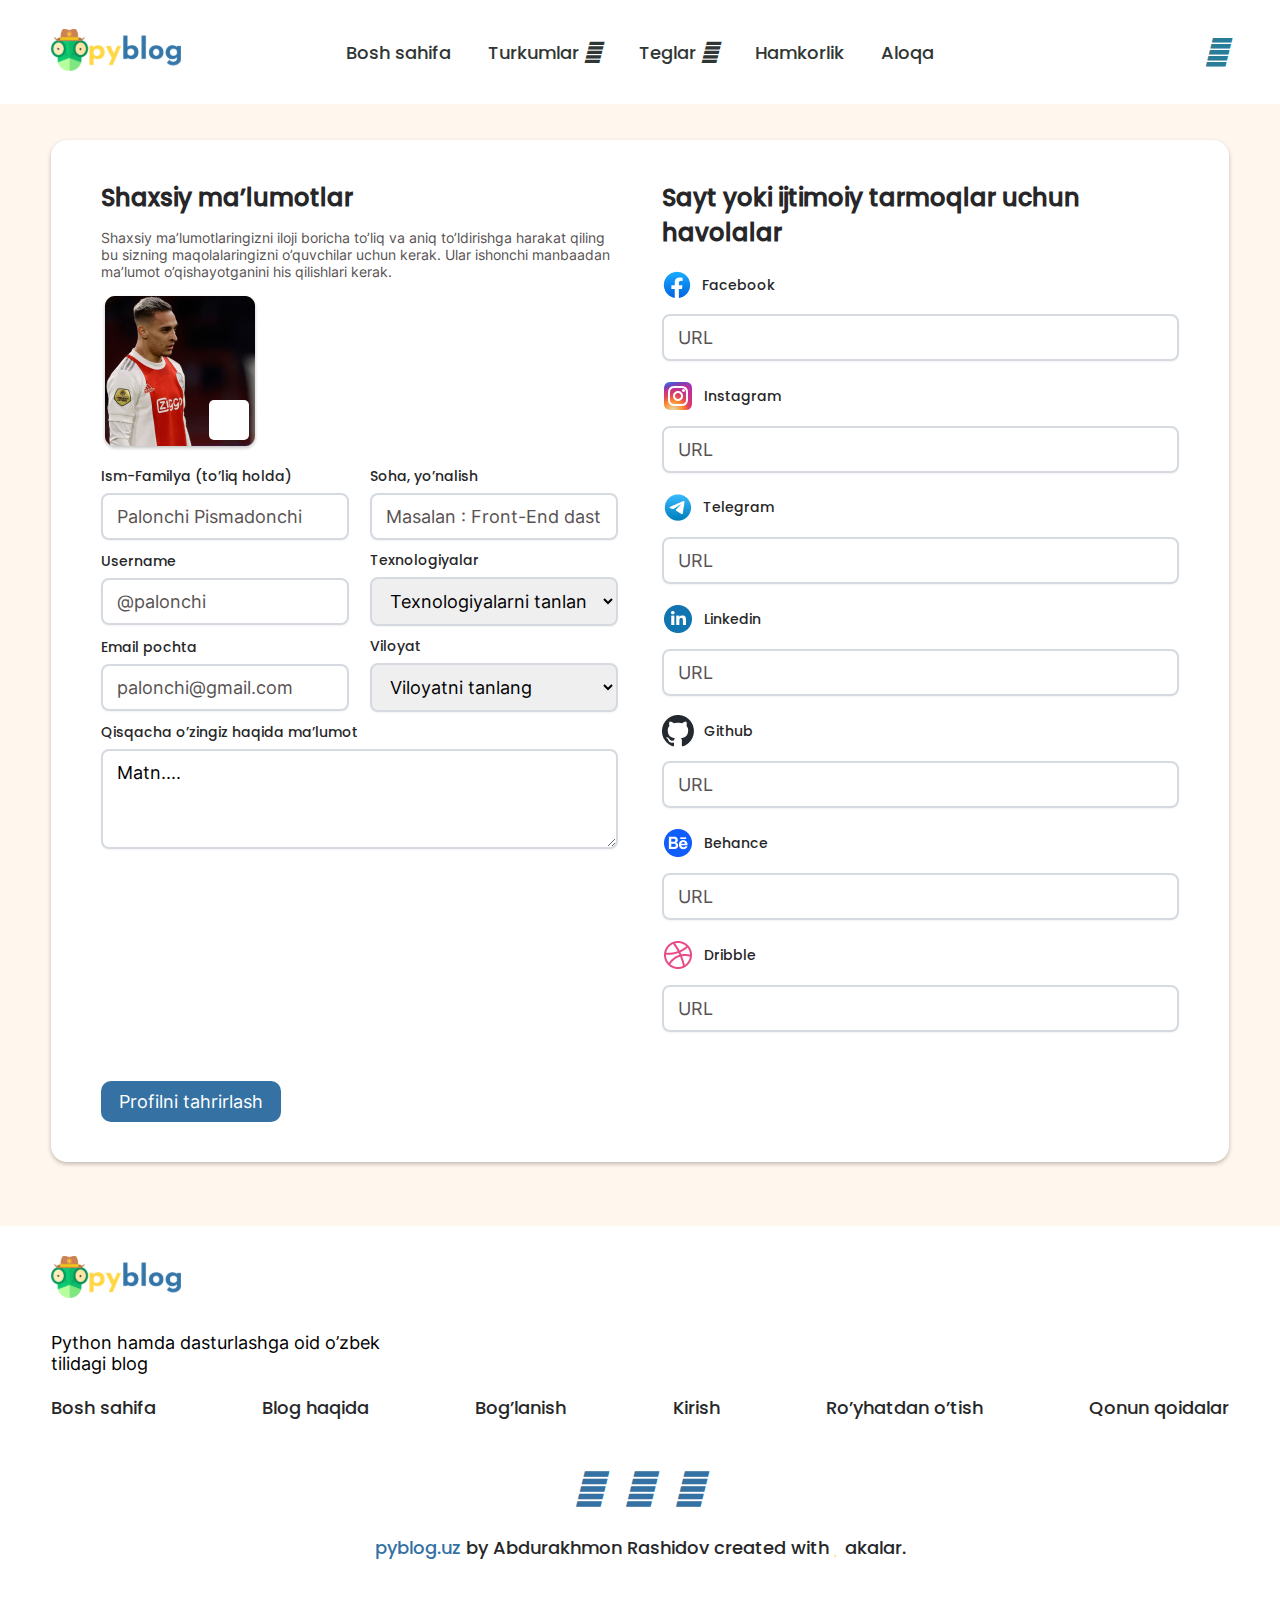
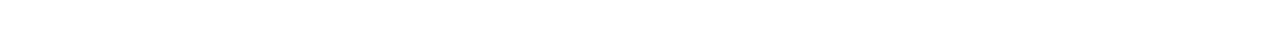
<file: profile_edit.html>
<!DOCTYPE html>
<html lang="en">

<head>
    <meta charset="UTF-8">
    <meta http-equiv="X-UA-Compatible" content="IE=edge">
    <meta name="viewport" content="width=device-width, initial-scale=1.0">

    <meta name="description"
        content="pyblog bu Python va dasturlashga oid o’zbek tilidagi blog. Hozirda Python, Javascript, Dasturlash, Veb dasturlash ,Foundation va boshqa turkumlarga va o’nlab teglarga mansub maqolalar saytdan joy olgan.">
    <meta name="keywords"
        content="Dasturlash , Blog, Python , Payton, dasturchi, Javascript, maqola, yangilik, dastur,">
    <meta property="og:title" content="Python va dasturlash blogi">
    <meta property="og:site_name" content="pyblog.uz">
    <meta property="og:url" content="https://pyblog.uz">
    <meta property="og:description"
        content="pyblog.uz bu python va dasturlashga oid o'zbek tilidagi sifatli maqola , tutoriallar berib boruvchi blog hisoblanadi.">
    <meta property="og:type" content="website">
    <meta property="og:image" content="https://pyblog-front-end.netlify.app/assets/image/favicon.png">

    <link rel="shortcut icon" href="./assets/image/favicon.png" type="image/x-icon">
    <link rel="stylesheet" href="./assets/css/style.css">
    <link rel="stylesheet" href="./assets/css/responsive.css">
    <link rel="stylesheet" href="https://site-assets.fontawesome.com/releases/v6.4.0/css/all.css">
    <link rel="stylesheet" href="https://cdn.jsdelivr.net/npm/swiper@9/swiper-bundle.min.css" />

    <title>Pyblog - Python hamda dasturlash blogi</title>
</head>

<body>
    <header>
        <div class="section-wrapp">
            <div class="container">
                <ul class="header_nav_list">
                    <li class="header_nav_item">
                        <a href="./index.html" class="logo">
                            <img src="./assets/image/logo.svg" alt="">
                        </a>
                    </li>
                    <li class="header_nav_item">
                        <ul class="header_navigate_links">
                            <li class="header_link">
                                <a href="./index.html">Bosh sahifa </a>
                            </li>
                            <li class="header_link header_dropdown_category">
                                <p>
                                    Turkumlar
                                    <i class="fa-solid fa-chevron-down"></i>
                                </p>
                            </li>
                            <li class="header_link header_dropdown_tag">
                                <p>
                                    Teglar
                                    <i class="fa-solid fa-chevron-down"></i>
                                </p>
                            </li>
                            <li class="header_link">
                                <a href="#">Hamkorlik</a>
                            </li>
                            <li class="header_link">
                                <a href="#">Aloqa</a>
                            </li>
                        </ul>
                    </li>
                    <li class="header_nav_item">
                        <ul class="header_settings_list">
                            <li class="header_settings_item mobile">
                                <a href="#">
                                    <i class="fa-solid fa-house-chimney"></i>
                                </a>
                            </li>
                            <li class="header_settings_item search">
                                <!-- <form action="">
                                    <input type="text" name="search_q" placeholder="Shu yerga yozasiz...">
                                </form> -->
                                <i class="fa-solid fa-magnifying-glass"></i>
                            </li>
                            <li class="header_settings_item menu mobile">
                                <i class="fa-solid fa-bars"></i>
                            </li>
                            <li class="header_settings_item mode">
                                <i class="fa-solid fa-moon"></i>
                            </li>
                            <li class="header_settings_item">
                                <a href="#">
                                    <i class="fa-solid fa-user"></i>
                                </a>
                                <!-- <div class="auth_opener">
                                    <i class="fa-solid fa-user"></i>
                                </div> -->
                            </li>
                        </ul>

                        <!-- <ul class="header_trending_tags_cats">

                            <li class="header_trending_heading">
                                Ommabop mavzular
                            </li>

                            <li class="header_trending_item">
                                <a href="#">
                                    <i class="fa-brands fa-html5"></i>
                                    HMTML5
                                </a>
                            </li>
                            <li class="header_trending_item">
                                <a href="#">
                                    <i class="fa-brands fa-square-js"></i>
                                    Javascript
                                </a>
                            </li>
                            <li class="header_trending_item">
                                <a href="#">
                                    <i class="fa-brands fa-css3"></i>
                                    CSS3
                                </a>
                            </li>
                            <div class="header_trending_item">
                                <a href="#">
                                    <i class="fa-brands fa-python"></i>
                                    Python
                                </a>
                            </div>
                            <div class="header_trending_item">
                                <a href="#">
                                    <i class="fa-solid fa-mug"></i>
                                    Dasturlash asoslari
                                </a>
                            </div>
                            <div class="header_trending_item">
                                <a href="#">
                                    <i class="fa-solid fa-gears"></i>
                                    Back-end
                                </a>
                            </div>
                            <div class="header_trending_item">
                                <a href="#">
                                    <i class="fa-brands fa-node-js"></i>
                                    NodeJS
                                </a>
                            </div>
                        </ul> -->
                    </li>
                </ul>
            </div>
        </div>
    </header>

    <main>
        <div class="profile_edit">
            <div class="section-wrapp">
                <div class="container">
                    <div class="profile_edit_wrapper">
                        <form action="" method="post">
                            <div class="profile_edit-list">
                                <div class="profile_edit-info_wrapper">
                                    <h1 class="profile_edit-info_heading">
                                        Shaxsiy ma’lumotlar
                                    </h1>
                                    <p class="profile_edit-info_text">Shaxsiy ma’lumotlaringizni iloji boricha to’liq va
                                        aniq
                                        to’ldirishga harakat
                                        qiling bu
                                        sizning maqolalaringizni
                                        o’quvchilar uchun kerak. Ular ishonchi manbaadan ma’lumot o’qishayotganini his
                                        qilishlari kerak.</p>
                                    <div class="profile_edit-img_uploader">
                                        <img class="profile_edit-img" src="./assets/image/profile_edit-img.png" alt="">
                                        <label for="image_uploader"><i class="fa-solid fa-pen"></i></label>
                                        <input type="file" name="image_uploader" id="image_uploader" accept="image/png, 
                                                                                            image/jpeg, 
                                                                                            image/jpg, 
                                                                                            image/gif,
                                                                                            image/bmp
                                                                                            ">
                                    </div>

                                    <ul class="profile_edit-user_info_list">
                                        <li class="profile_edit-user_info_item">
                                            <label for="fullname">Ism-Familya (to’liq holda)</label>
                                            <input type="text" name="fullname" id="fullname"
                                                placeholder="Palonchi Pismadonchi">
                                        </li>
                                        <li class="profile_edit-user_info_item">
                                            <label for="direction">Soha, yo’nalish</label>
                                            <input type="text" name="direction" id="direction"
                                                placeholder="Masalan : Front-End dasturchi">
                                        </li>
                                        <li class="profile_edit-user_info_item">
                                            <label for="username">Username</label>
                                            <input type="text" name="username" id="username" placeholder="@palonchi">
                                        </li>
                                        <li class="profile_edit-user_info_item">
                                            <label for="technologies">Texnologiyalar</label>
                                            <select name="technologies" id="technologies">
                                                <option value="" selected style="display: none;">Texnologiyalarni
                                                    tanlang
                                                </option>
                                                <option value="html">HTML</option>
                                                <option value="css">CSS</option>
                                                <option value="js">JS</option>
                                            </select>
                                        </li>
                                        <li class="profile_edit-user_info_item">
                                            <label for="email">Email pochta</label>
                                            <input type="email" name="email" id="email"
                                                placeholder="palonchi@gmail.com">
                                        </li>
                                        <li class="profile_edit-user_info_item">
                                            <label for="region">Viloyat</label>
                                            <select name="region" id="region">
                                                <option value="" selected style="display: none;">Viloyatni tanlang
                                                </option>
                                                <option value="anjan">anjan</option>
                                                <option value="anjan">anjan</option>
                                                <option value="anjan">anjan</option>
                                            </select>
                                        </li>

                                        <li class="profile_edit-user_info_item textarea">
                                            <label for="about_user">Qisqacha o’zingiz haqida ma’lumot</label>
                                            <textarea name="about_user" id="about_user">Matn....</textarea>
                                        </li>
                                    </ul>
                                </div>

                                <div class="profile_edit-info_wrapper">
                                    <h1 class="profile_edit-info_heading">
                                        Sayt yoki ijtimoiy tarmoqlar uchun havolalar
                                    </h1>
                                    <div class="profile_edit-link_wrapper">
                                        <div class="profile_edit-wrapper">
                                            <label for="facebook_profile" class="profile_edit-link_label">
                                                <img src="./assets/image/Facebook.png" alt="">
                                                Facebook
                                            </label>
                                            <input type="text" placeholder="URL" class="profile_edit-link_input"
                                                name="facebook_profile" id="facebook_profile">
                                            <span class="profile_edit-input_cleaner">
                                                <i class="fa-solid fa-trash-can"></i>
                                            </span>
                                        </div>

                                        <div class="profile_edit-wrapper">
                                            <label for="instagram_profile" class="profile_edit-link_label">
                                                <img src="./assets/image/instagram.png" alt="">
                                                Instagram
                                            </label>
                                            <input type="text" placeholder="URL" class="profile_edit-link_input"
                                                name="instagram_profile" id="instagram_profile">
                                            <span class="profile_edit-input_cleaner">
                                                <i class="fa-solid fa-trash-can"></i>
                                            </span>
                                        </div>


                                        <div class="profile_edit-wrapper">
                                            <label for="telegram_profile" class="profile_edit-link_label">
                                                <img src="./assets/image/telegram.png" alt="">
                                                Telegram
                                            </label>
                                            <input type="text" placeholder="URL" class="profile_edit-link_input"
                                                name="telegram_profile" id="telegram_profile">
                                            <span class="profile_edit-input_cleaner">
                                                <i class="fa-solid fa-trash-can"></i>
                                            </span>
                                        </div>

                                        <div class="profile_edit-wrapper">
                                            <label for="linkedin_profile" class="profile_edit-link_label">
                                                <img src="./assets/image/linkedin.png" alt="">
                                                Linkedin
                                            </label>
                                            <input type="text" placeholder="URL" class="profile_edit-link_input"
                                                name="linkedin_profile" id="linkedin_profile">
                                            <span class="profile_edit-input_cleaner">
                                                <i class="fa-solid fa-trash-can"></i>
                                            </span>
                                        </div>

                                        <div class="profile_edit-wrapper">
                                            <label for="github_profile" class="profile_edit-link_label">
                                                <img src="./assets/image/github-mark.png" alt="">
                                                Github
                                            </label>
                                            <input type="text" placeholder="URL" class="profile_edit-link_input"
                                                name="github_profile" id="github_profile">
                                            <span class="profile_edit-input_cleaner">
                                                <i class="fa-solid fa-trash-can"></i>
                                            </span>
                                        </div>

                                        <div class="profile_edit-wrapper">
                                            <label for="behance_profile" class="profile_edit-link_label">
                                                <img src="./assets/image/behance.png" alt="">
                                                Behance
                                            </label>
                                            <input type="text" placeholder="URL" class="profile_edit-link_input"
                                                name="behance_profile" id="behance_profile">
                                            <span class="profile_edit-input_cleaner">
                                                <i class="fa-solid fa-trash-can"></i>
                                            </span>
                                        </div>

                                        <div class="profile_edit-wrapper">
                                            <label for="dribble_profile" class="profile_edit-link_label">
                                                <img src="./assets/image/dribbble.png" alt="">
                                                Dribble
                                            </label>
                                            <input type="text" placeholder="URL" class="profile_edit-link_input"
                                                name="dribble_profile" id="dribble_profile">
                                            <span class="profile_edit-input_cleaner">
                                                <i class="fa-solid fa-trash-can"></i>
                                            </span>
                                        </div>
                                    </div>
                                </div>
                            </div>
                            <button type="submit"><i class="fa-solid fa-user-pen"></i> Profilni tahrirlash</button>
                        </form>
                    </div>
                </div>
            </div>
        </div>
    </main>

    <footer>
        <div class="section-wrapp">
            <div class="container">
                <a href="#">
                    <img src="./assets/image/logo.svg" alt="">
                </a>
                <ul class="footer_list">
                    <li class="footer_item">
                        Python hamda dasturlashga oid o’zbek <br> tilidagi blog
                    </li>
                    <li class="footer_item">
                        <ul class="footer_links">
                            <li class="footer_links_item"><a href="#">Bosh sahifa</a></li>
                            <li class="footer_links_item"><a href="#">Blog haqida</a></li>
                            <li class="footer_links_item"><a href="#">Bog’lanish</a></li>
                            <li class="footer_links_item"><a href="#">Kirish</a></li>
                            <li class="footer_links_item"><a href="#">Ro’yhatdan o’tish</a></li>
                            <li class="footer_links_item"><a href="#">Qonun qoidalar</a></li>
                        </ul>
                    </li>
                </ul>

                <div class="footer_socials_list">
                    <a href="#">
                        <i class="fa-brands fa-telegram"></i>
                    </a>

                    <a href="#">
                        <i class="fa-brands fa-instagram"></i>
                    </a>

                    <a href="#">
                        <i class="fa-brands fa-facebook"></i>
                    </a>
                </div>

                <p class="footer_outer">
                    <a href="#">pyblog.uz</a> by Abdurakhmon Rashidov created with <i class="fa-solid fa-heart"></i>
                    akalar.
                </p>
            </div>
        </div>
    </footer>

    <script src="./assets/js/profile_edit.js"></script>
</body>

</html>
</file>
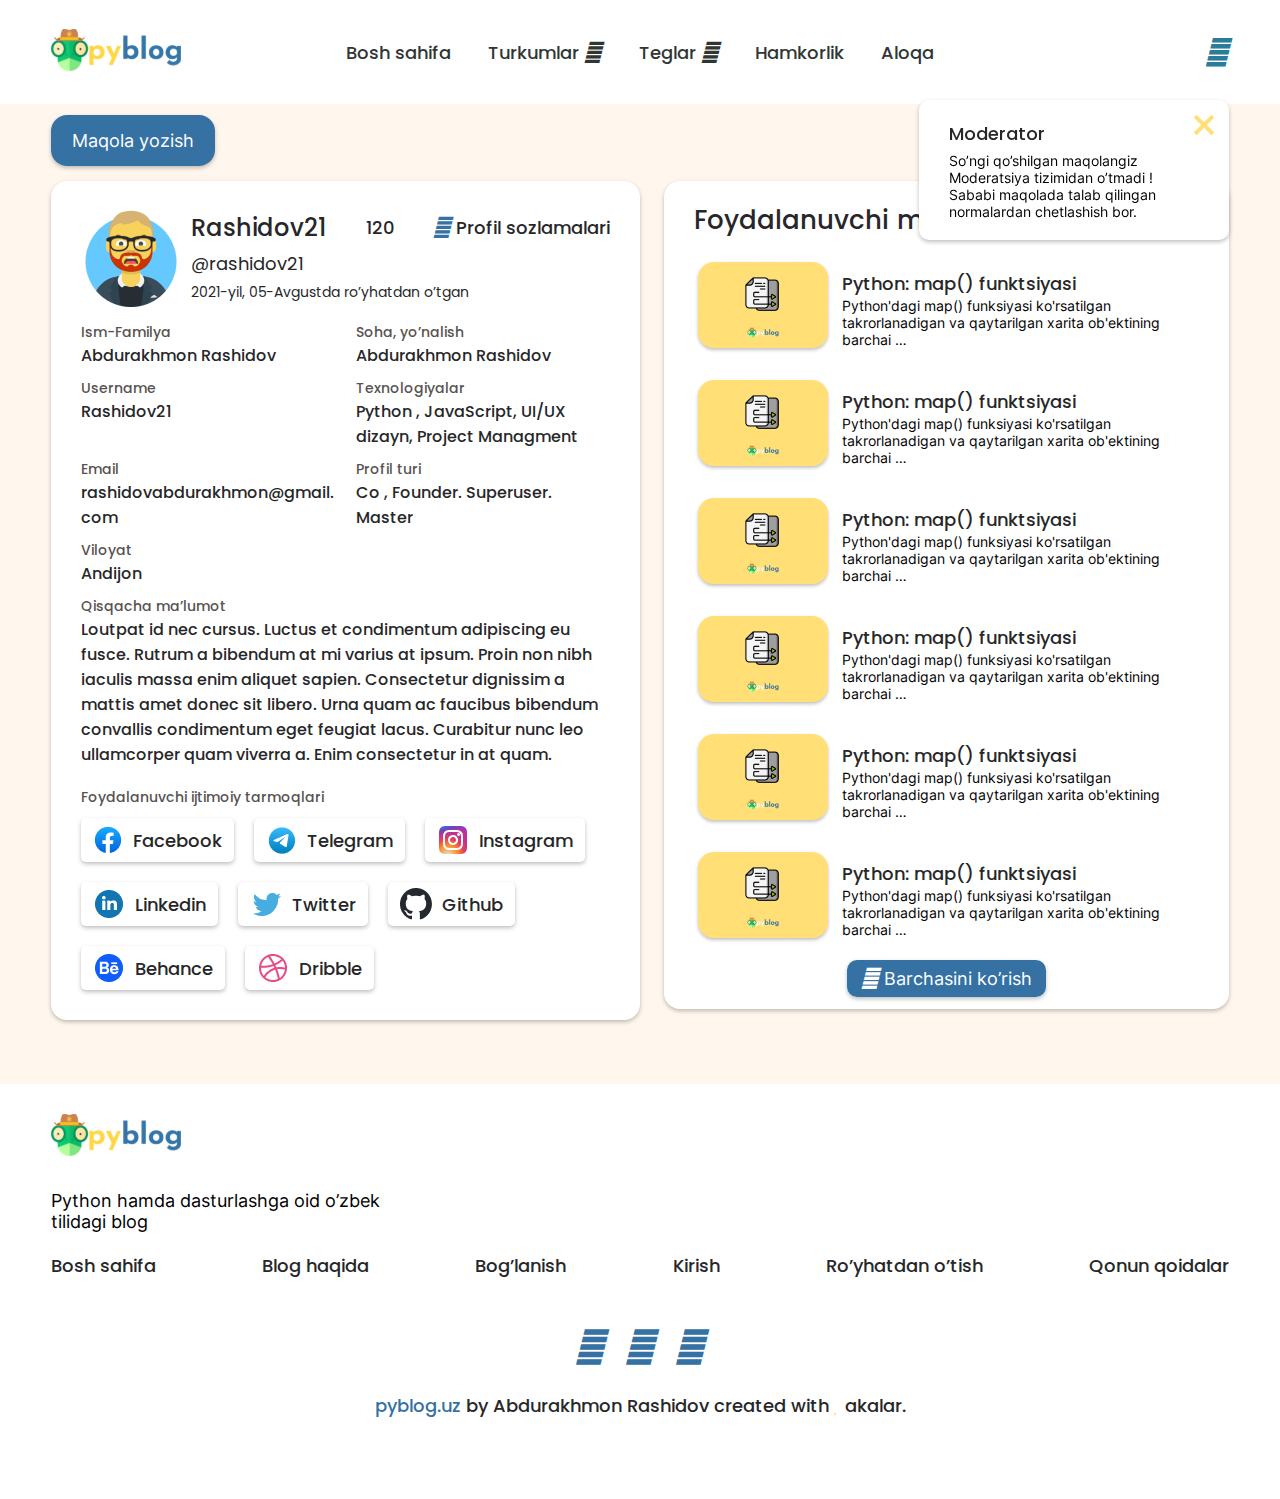
<file: profile_view_from_others.html>
<!DOCTYPE html>
<html lang="en">

<head>
    <meta charset="UTF-8">
    <meta http-equiv="X-UA-Compatible" content="IE=edge">
    <meta name="viewport" content="width=device-width, initial-scale=1.0">

    <meta name="description"
        content="pyblog bu Python va dasturlashga oid o’zbek tilidagi blog. Hozirda Python, Javascript, Dasturlash, Veb dasturlash ,Foundation va boshqa turkumlarga va o’nlab teglarga mansub maqolalar saytdan joy olgan.">
    <meta name="keywords"
        content="Dasturlash , Blog, Python , Payton, dasturchi, Javascript, maqola, yangilik, dastur,">
    <meta property="og:title" content="Python va dasturlash blogi">
    <meta property="og:site_name" content="pyblog.uz">
    <meta property="og:url" content="https://pyblog.uz">
    <meta property="og:description"
        content="pyblog.uz bu python va dasturlashga oid o'zbek tilidagi sifatli maqola , tutoriallar berib boruvchi blog hisoblanadi.">
    <meta property="og:type" content="website">
    <meta property="og:image" content="https://pyblog-front-end.netlify.app/assets/image/favicon.png">

    <link rel="shortcut icon" href="./assets/image/favicon.png" type="image/x-icon">
    <link rel="stylesheet" href="./assets/css/style.css">
    <link rel="stylesheet" href="./assets/css/responsive.css">
    <link rel="stylesheet" href="https://site-assets.fontawesome.com/releases/v6.4.0/css/all.css">
    <link rel="stylesheet" href="https://cdn.jsdelivr.net/npm/swiper@9/swiper-bundle.min.css" />

    <title>Pyblog - Python hamda dasturlash blogi</title>
</head>

<body>
    <header>
        <div class="section-wrapp">
            <div class="container">
                <ul class="header_nav_list">
                    <li class="header_nav_item">
                        <a href="./index.html" class="logo">
                            <img src="./assets/image/logo.svg" alt="">
                        </a>
                    </li>
                    <li class="header_nav_item">
                        <ul class="header_navigate_links">
                            <li class="header_link">
                                <a href="./index.html">Bosh sahifa </a>
                            </li>
                            <li class="header_link header_dropdown_category">
                                <p>
                                    Turkumlar
                                    <i class="fa-solid fa-chevron-down"></i>
                                </p>
                            </li>
                            <li class="header_link header_dropdown_tag">
                                <p>
                                    Teglar
                                    <i class="fa-solid fa-chevron-down"></i>
                                </p>
                            </li>
                            <li class="header_link">
                                <a href="#">Hamkorlik</a>
                            </li>
                            <li class="header_link">
                                <a href="#">Aloqa</a>
                            </li>
                        </ul>
                    </li>
                    <li class="header_nav_item">
                        <ul class="header_settings_list">
                            <li class="header_settings_item mobile">
                                <a href="#">
                                    <i class="fa-solid fa-house-chimney"></i>
                                </a>
                            </li>
                            <li class="header_settings_item search">
                                <!-- <form action="">
                                    <input type="text" name="search_q" placeholder="Shu yerga yozasiz...">
                                </form> -->
                                <i class="fa-solid fa-magnifying-glass"></i>
                            </li>
                            <li class="header_settings_item menu mobile">
                                <i class="fa-solid fa-bars"></i>
                            </li>
                            <li class="header_settings_item mode">
                                <i class="fa-solid fa-moon"></i>
                            </li>
                            <li class="header_settings_item">
                                <a href="#">
                                    <i class="fa-solid fa-bell"></i>
                                </a>
                                <!-- <div class="auth-form_opener_register">
                                    <i class="fa-solid fa-user"></i>
                                </div> -->
                            </li>
                        </ul>

                        <!-- <ul class="header_trending_tags_cats">

                            <li class="header_trending_heading">
                                Ommabop mavzular
                            </li>

                            <li class="header_trending_item">
                                <a href="#">
                                    <i class="fa-brands fa-html5"></i>
                                    HMTML5
                                </a>
                            </li>
                            <li class="header_trending_item">
                                <a href="#">
                                    <i class="fa-brands fa-square-js"></i>
                                    Javascript
                                </a>
                            </li>
                            <li class="header_trending_item">
                                <a href="#">
                                    <i class="fa-brands fa-css3"></i>
                                    CSS3
                                </a>
                            </li>
                            <div class="header_trending_item">
                                <a href="#">
                                    <i class="fa-brands fa-python"></i>
                                    Python
                                </a>
                            </div>
                            <div class="header_trending_item">
                                <a href="#">
                                    <i class="fa-solid fa-mug"></i>
                                    Dasturlash asoslari
                                </a>
                            </div>
                            <div class="header_trending_item">
                                <a href="#">
                                    <i class="fa-solid fa-gears"></i>
                                    Back-end
                                </a>
                            </div>
                            <div class="header_trending_item">
                                <a href="#">
                                    <i class="fa-brands fa-node-js"></i>
                                    NodeJS
                                </a>
                            </div>
                        </ul> -->
                    </li>
                </ul>
            </div>
        </div>
    </header>
    <!-- auth-form_opener  login form-->
    <!-- auth-form_opener_register  register form-->
    <main>
        <div class="profile-hero">
            <div class="section-wrapp">
                <div class="container">
                    <a href="#" class="profile-hero_link auth-form_opener_register">
                        <i class="fa-solid fa-pen"></i> Maqola yozish
                    </a>

                    <ul class="profile-details_list">
                        <li class="profile-details_item">
                            <ul class="profile-top_info_list">
                                <li class="profile-top_info_item">
                                    <img src="./assets/image/avatar.png" alt="">
                                </li>
                                <li class="profile-top_info_item">
                                    <div class="profile-top_info_wrapper">
                                        <h1 class="profile-user_name">
                                            Rashidov21
                                        </h1>

                                        <div class="profile-raiting_wrapper">
                                            <i class="fa-solid fa-circle-up"></i>
                                            120
                                        </div>

                                        <div class="profile-update_wrapper">
                                            <a href="#">
                                                <i class="fa-solid fa-gear"></i>
                                                Profil sozlamalari
                                            </a>
                                        </div>
                                    </div>
                                    <p class="profile-user_username">
                                        @rashidov21
                                    </p>
                                    <p class="profile-user_authed_date">
                                        2021-yil, 05-Avgustda ro’yhatdan o’tgan
                                    </p>
                                </li>
                            </ul>

                            <div class="profile-full_info_wrapper">
                                <div class="profile-blockinfo fullname">
                                    <p>Ism-Familya</p>
                                    <h1>Abdurakhmon Rashidov</h1>
                                </div>

                                <div class="profile-blockinfo direction">
                                    <p>Soha, yo’nalish</p>
                                    <h1>Abdurakhmon Rashidov</h1>
                                </div>

                                <div class="profile-blockinfo username">
                                    <p>Username</p>
                                    <h1>Rashidov21</h1>
                                </div>

                                <div class="profile-blockinfo technologies">
                                    <p>Texnologiyalar</p>
                                    <h1>Python , JavaScript, UI/UX dizayn, Project Managment</h1>
                                </div>

                                <div class="profile-blockinfo email">
                                    <p>Email</p>
                                    <h1>rashidovabdurakhmon@gmail.com</h1>
                                </div>

                                <div class="profile-blockinfo profile_type">
                                    <p>Profil turi</p>
                                    <h1>Co , Founder. Superuser. Master</h1>
                                </div>

                                <div class="profile-blockinfo region">
                                    <p>Viloyat</p>
                                    <h1>
                                        Andijon</h1>
                                </div>

                            </div>

                            <div class="profile-short_info">
                                <p class="profile-short_info_heading">Qisqacha ma’lumot</p>
                                <p class="profile-short_info_body">Loutpat id nec cursus. Luctus et condimentum
                                    adipiscing eu fusce. Rutrum a bibendum
                                    at mi varius at ipsum. Proin non nibh iaculis massa enim aliquet sapien. Consectetur
                                    dignissim a mattis amet donec sit libero. Urna quam ac faucibus bibendum convallis
                                    condimentum eget feugiat lacus. Curabitur nunc leo ullamcorper quam viverra a. Enim
                                    consectetur in at quam.</p>
                            </div>

                            <div class="profile-socials">
                                <p>Foydalanuvchi ijtimoiy tarmoqlari</p>

                                <div class="profile-socials_wrapper">
                                    <a href="#" role="button">
                                        <img src="./assets/image/Facebook.png" alt="">
                                        Facebook
                                    </a>

                                    <a href="#" role="button">
                                        <img src="./assets/image/telegram.png" alt="">
                                        Telegram
                                    </a>

                                    <a href="#" role="button">
                                        <img src="./assets/image/instagram.png" alt="">
                                        Instagram
                                    </a>

                                    <a href="#" role="button">
                                        <img src="./assets/image/linkedin.png" alt="">
                                        Linkedin
                                    </a>

                                    <a href="#" role="button">
                                        <img src="./assets/image/twitter.png" alt="">
                                        Twitter
                                    </a>

                                    <a href="#" role="button">
                                        <img src="./assets/image/github-mark.png" alt="">
                                        Github
                                    </a>

                                    <a href="#" role="button">
                                        <img src="./assets/image/behance.png" alt="">
                                        Behance
                                    </a>

                                    <a href="#" role="button">
                                        <img src="./assets/image/dribbble.png" alt="">
                                        Dribble
                                    </a>
                                </div>
                            </div>
                        </li>
                        <li class="profile-details_item others_view">
                            <div class="profile-user_artciles_wrapper">
                                <h1 class="profile-subs_heading">Foydalanuvchi maqolalari</h1>
                                <!-- <div class="profile-user_articles_wrapper">
                                    <img src="./assets/image/404.png" alt="">
                                    <p class="profile-user_articles_text">Maqolalar mavjud emas !</p>
                                </div> -->

                                <!-- User posts here -->

                                <div class="profile-saved_post_list">
                                    <div class="profile-saved_post_item">
                                        <a href="#">
                                            <img src="./assets/image/related_post_img.png" alt="">
                                        </a>
                                        <div class="profile-saved_post_info">
                                            <a href="#" class="profile-saved_post_link">
                                                Python: map() funktsiyasi
                                            </a>
                                            <p class="profile-saved_post_body">
                                                Python'dagi map() funksiyasi ko'rsatilgan takrorlanadigan va qaytarilgan
                                                xarita
                                                ob'ektining barchai …
                                            </p>
                                        </div>
                                    </div>
                                    <div class="profile-saved_post_item">
                                        <a href="#">
                                            <img src="./assets/image/related_post_img.png" alt="">
                                        </a>
                                        <div class="profile-saved_post_info">
                                            <a href="#" class="profile-saved_post_link">
                                                Python: map() funktsiyasi
                                            </a>
                                            <p class="profile-saved_post_body">
                                                Python'dagi map() funksiyasi ko'rsatilgan takrorlanadigan va qaytarilgan
                                                xarita
                                                ob'ektining barchai …
                                            </p>
                                        </div>
                                    </div>
                                    <div class="profile-saved_post_item">
                                        <a href="#">
                                            <img src="./assets/image/related_post_img.png" alt="">
                                        </a>
                                        <div class="profile-saved_post_info">
                                            <a href="#" class="profile-saved_post_link">
                                                Python: map() funktsiyasi
                                            </a>
                                            <p class="profile-saved_post_body">
                                                Python'dagi map() funksiyasi ko'rsatilgan takrorlanadigan va qaytarilgan
                                                xarita
                                                ob'ektining barchai …
                                            </p>
                                        </div>
                                    </div>
                                    <div class="profile-saved_post_item">
                                        <a href="#">
                                            <img src="./assets/image/related_post_img.png" alt="">
                                        </a>
                                        <div class="profile-saved_post_info">
                                            <a href="#" class="profile-saved_post_link">
                                                Python: map() funktsiyasi
                                            </a>
                                            <p class="profile-saved_post_body">
                                                Python'dagi map() funksiyasi ko'rsatilgan takrorlanadigan va qaytarilgan
                                                xarita
                                                ob'ektining barchai …
                                            </p>
                                        </div>
                                    </div>
                                    <div class="profile-saved_post_item">
                                        <a href="#">
                                            <img src="./assets/image/related_post_img.png" alt="">
                                        </a>
                                        <div class="profile-saved_post_info">
                                            <a href="#" class="profile-saved_post_link">
                                                Python: map() funktsiyasi
                                            </a>
                                            <p class="profile-saved_post_body">
                                                Python'dagi map() funksiyasi ko'rsatilgan takrorlanadigan va qaytarilgan
                                                xarita
                                                ob'ektining barchai …
                                            </p>
                                        </div>
                                    </div>
                                    <div class="profile-saved_post_item">
                                        <a href="#">
                                            <img src="./assets/image/related_post_img.png" alt="">
                                        </a>
                                        <div class="profile-saved_post_info">
                                            <a href="#" class="profile-saved_post_link">
                                                Python: map() funktsiyasi
                                            </a>
                                            <p class="profile-saved_post_body">
                                                Python'dagi map() funksiyasi ko'rsatilgan takrorlanadigan va qaytarilgan
                                                xarita
                                                ob'ektining barchai …
                                            </p>
                                        </div>
                                    </div>
                                    <div class="profile-other_posts_wrapper">
                                        <a href="#">
                                            <i class="fa-solid fa-eye"></i> Barchasini ko’rish
                                        </a>
                                    </div>
                                </div>
                            </div>
                        </li>
                    </ul>
                </div>

                <div class="message">
                    <h1><i class="fa-solid fa-circle-exclamation"></i> Moderator</h1>

                    <div class="closer_wrapper">
                        <div class="closer_line"></div>
                        <div class="closer_line"></div>
                    </div>

                    <p>
                        So’ngi qo’shilgan maqolangiz Moderatsiya tizimidan o’tmadi ! Sababi maqolada talab qilingan
                        normalardan chetlashish bor.
                    </p>
                </div>
            </div>
        </div>

        <form action="" class="auth-form login">
            <img src="./assets/image/head-form.svg" alt="">
            <h1 class="auth-form_heading">
                Profilga kirish
            </h1>
            <p class="auth-form_text">
                Tanlangan maqolalarga o’tish uchun..
            </p>

            <label for="email" class="auth-label">
                Email
            </label>
            <input type="text" id="email" name="email" placeholder="••••••••@gmail.com">
            <label for="password" class="auth-label">
                Parol
            </label>
            <input type="password" id="password" name="password" placeholder="••••••••">

            <div class="auth-form_helpers_wrapper">
                <div class="auth-form_remember_btn">
                    <input type="checkbox" id="auth-remember_input_first">
                    <label for="auth-remember_input_first">Meni eslab qoling</label>
                </div>
                <a href="#">
                    Parol esdan chiqdimi ?
                </a>
            </div>
            <button type="submit">Kirish</button>
            <p class="auth-register_text">
                Hali shaxsiy profil yo’qmi ? <a href="#">Ro’yhatdan o’ting</a>
            </p>
        </form>

        <form action="" class="auth-form register">
            <img src="./assets/image/head-form.svg" alt="">
            <h1 class="auth-form_heading">
                Blogimizga qo’shiling
            </h1>
            <p class="auth-form_text">
                Foydalanishdagi qulayliklar uchun a’zo bo’ling.
            </p>

            <label for="name" class="auth-label">
                Ism *
            </label>
            <input type="text" id="name" name="name" placeholder="John">

            <label for="surname" class="auth-label">
                Familiya *
            </label>
            <input type="text" id="surname" name="surname" placeholder="Doe">

            <label for="email" class="auth-label">
                Email
            </label>
            <input type="text" id="email" name="email" placeholder="••••••••@gmail.com">
            <label for="password" class="auth-label">
                Parol (min 8 ta belgi)*
            </label>
            <input type="password" id="password" name="password" placeholder="********" autocomplete="on">

            <div class="auth-form_helpers_wrapper">
                <div class="auth-form_remember_btn">
                    <input type="checkbox" id="auth-remember_input_second">
                    <label for="auth-remember_input_second">Meni eslab qoling</label>
                </div>
                <a href="#">
                    Parol esdan chiqdimi ?
                </a>
            </div>
            <button type="submit">A’zo bo’lish</button>
            <a href="#" class="auth-form_register_google_link">
                <img src="./assets/image/google-auth-icon.svg" alt="">
                Google hisob orqali
                kirish</a>
            <p class="auth-register_text">
                Avvaldan profil mavjudmi?
                <a href="#">
                    Kirish
                </a>
            </p>
        </form>

        <div class="auth-form_bg_closer"></div>
    </main>

    <footer>
        <div class="section-wrapp">
            <div class="container">
                <a href="#">
                    <img src="./assets/image/logo.svg" alt="">
                </a>
                <ul class="footer_list">
                    <li class="footer_item">
                        Python hamda dasturlashga oid o’zbek <br> tilidagi blog
                    </li>
                    <li class="footer_item">
                        <ul class="footer_links">
                            <li class="footer_links_item"><a href="#">Bosh sahifa</a></li>
                            <li class="footer_links_item"><a href="#">Blog haqida</a></li>
                            <li class="footer_links_item"><a href="#">Bog’lanish</a></li>
                            <li class="footer_links_item"><a href="#">Kirish</a></li>
                            <li class="footer_links_item"><a href="#">Ro’yhatdan o’tish</a></li>
                            <li class="footer_links_item"><a href="#">Qonun qoidalar</a></li>
                        </ul>
                    </li>
                </ul>

                <div class="footer_socials_list">
                    <a href="#">
                        <i class="fa-brands fa-telegram"></i>
                    </a>

                    <a href="#">
                        <i class="fa-brands fa-instagram"></i>
                    </a>

                    <a href="#">
                        <i class="fa-brands fa-facebook"></i>
                    </a>
                </div>

                <p class="footer_outer">
                    <a href="#">pyblog.uz</a> by Abdurakhmon Rashidov created with <i class="fa-solid fa-heart"></i>
                    akalar.
                </p>
            </div>
        </div>
    </footer>

    <script src="./assets/js/profile.js"></script>
</body>

</html>
</file>
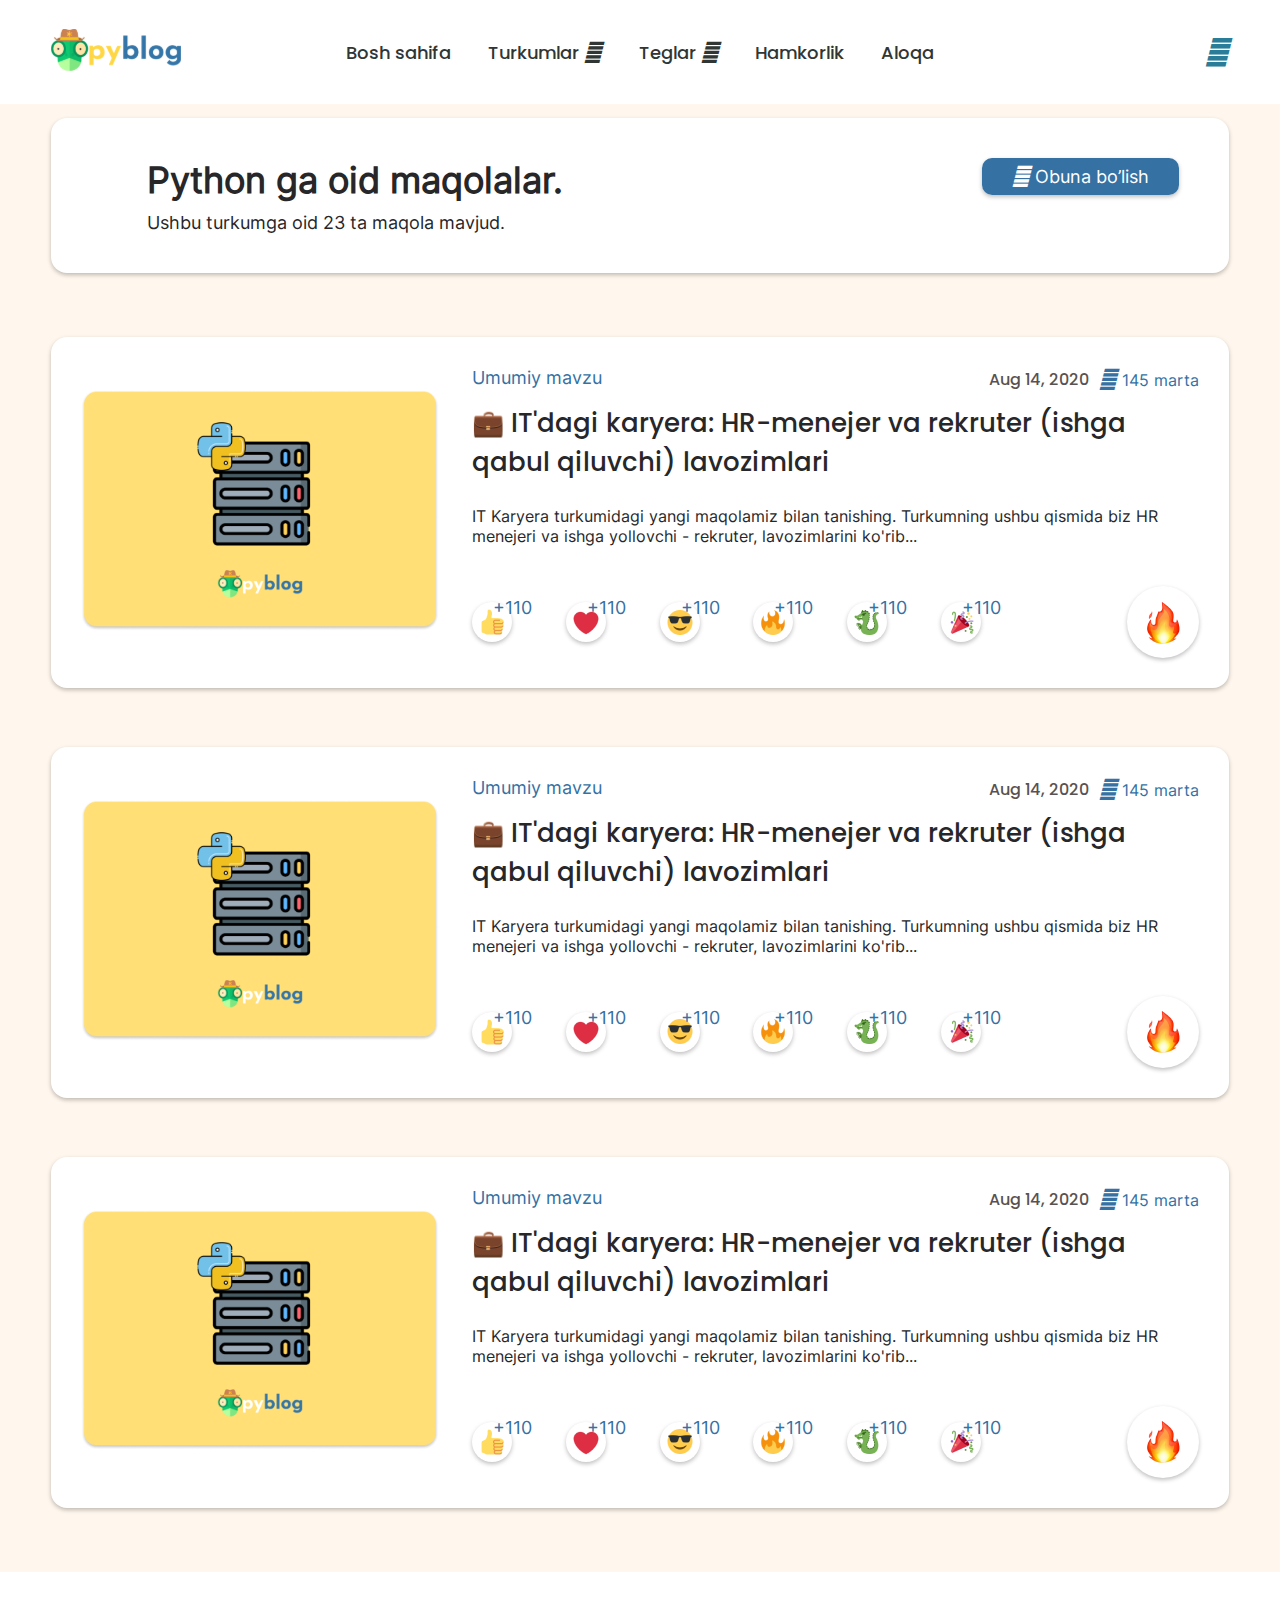
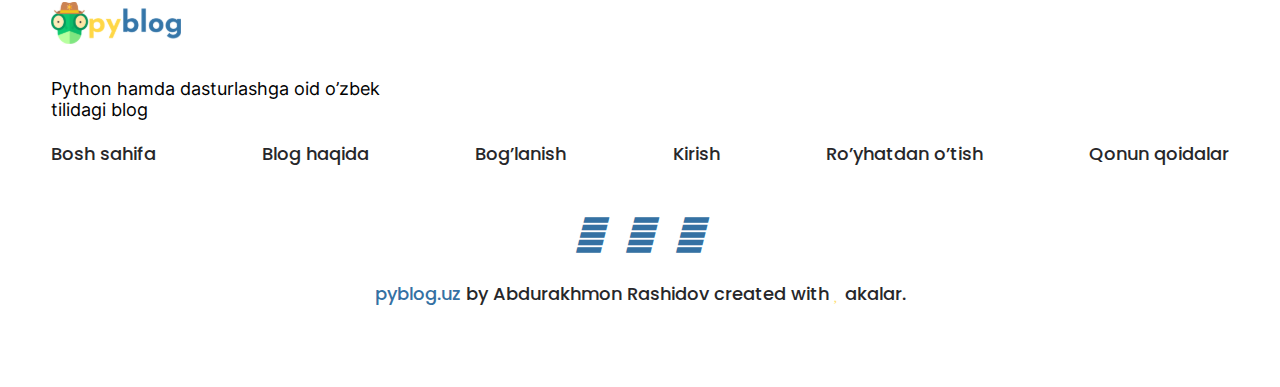
<file: tag_category_list.html>
<!DOCTYPE html>
<html lang="en">

<head>
    <meta charset="UTF-8">
    <meta http-equiv="X-UA-Compatible" content="IE=edge">
    <meta name="viewport" content="width=device-width, initial-scale=1.0">

    <meta name="description"
        content="pyblog bu Python va dasturlashga oid o’zbek tilidagi blog. Hozirda Python, Javascript, Dasturlash, Veb dasturlash ,Foundation va boshqa turkumlarga va o’nlab teglarga mansub maqolalar saytdan joy olgan.">
    <meta name="keywords"
        content="Dasturlash , Blog, Python , Payton, dasturchi, Javascript, maqola, yangilik, dastur,">
    <meta property="og:title" content="Python va dasturlash blogi">
    <meta property="og:site_name" content="pyblog.uz">
    <meta property="og:url" content="https://pyblog.uz">
    <meta property="og:description"
        content="pyblog.uz bu python va dasturlashga oid o'zbek tilidagi sifatli maqola , tutoriallar berib boruvchi blog hisoblanadi.">
    <meta property="og:type" content="website">
    <meta property="og:image" content="https://pyblog-front-end.netlify.app/assets/image/favicon.png">

    <link rel="shortcut icon" href="./assets/image/favicon.png" type="image/x-icon">
    <link rel="stylesheet" href="./assets/css/style.css">
    <link rel="stylesheet" href="./assets/css/responsive.css">
    <link rel="stylesheet" href="https://site-assets.fontawesome.com/releases/v6.4.0/css/all.css">
    <link rel="stylesheet" href="https://cdn.jsdelivr.net/npm/swiper@9/swiper-bundle.min.css" />

    <title>Pyblog - Python hamda dasturlash blogi</title>
</head>

<body>
    <header>
        <div class="section-wrapp">
            <div class="container">
                <ul class="header_nav_list">
                    <li class="header_nav_item">
                        <a href="./index.html" class="logo">
                            <img src="./assets/image/logo.svg" alt="">
                        </a>
                    </li>
                    <li class="header_nav_item">
                        <ul class="header_navigate_links">
                            <li class="header_link">
                                <a href="./index.html">Bosh sahifa </a>
                            </li>
                            <li class="header_link header_dropdown_category">
                                <p>
                                    Turkumlar
                                    <i class="fa-solid fa-chevron-down"></i>
                                </p>
                            </li>
                            <li class="header_link header_dropdown_tag">
                                <p>
                                    Teglar
                                    <i class="fa-solid fa-chevron-down"></i>
                                </p>
                            </li>
                            <li class="header_link">
                                <a href="#">Hamkorlik</a>
                            </li>
                            <li class="header_link">
                                <a href="#">Aloqa</a>
                            </li>
                        </ul>
                    </li>
                    <li class="header_nav_item">
                        <ul class="header_settings_list">
                            <li class="header_settings_item mobile">
                                <a href="#">
                                    <i class="fa-solid fa-house-chimney"></i>
                                </a>
                            </li>
                            <li class="header_settings_item search">
                                <!-- <form action="">
                                    <input type="text" name="search_q" placeholder="Shu yerga yozasiz...">
                                </form> -->
                                <i class="fa-solid fa-magnifying-glass"></i>
                            </li>
                            <li class="header_settings_item menu mobile">
                                <i class="fa-solid fa-bars"></i>
                            </li>
                            <li class="header_settings_item mode">
                                <i class="fa-solid fa-moon"></i>
                            </li>
                            <li class="header_settings_item">
                                <a href="#">
                                    <i class="fa-solid fa-user"></i>
                                </a>
                                <!-- <div class="auth_opener">
                                    <i class="fa-solid fa-user"></i>
                                </div> -->
                            </li>
                        </ul>

                        <!-- <ul class="header_trending_tags_cats">

                            <li class="header_trending_heading">
                                Ommabop mavzular
                            </li>

                            <li class="header_trending_item">
                                <a href="#">
                                    <i class="fa-brands fa-html5"></i>
                                    HMTML5
                                </a>
                            </li>
                            <li class="header_trending_item">
                                <a href="#">
                                    <i class="fa-brands fa-square-js"></i>
                                    Javascript
                                </a>
                            </li>
                            <li class="header_trending_item">
                                <a href="#">
                                    <i class="fa-brands fa-css3"></i>
                                    CSS3
                                </a>
                            </li>
                            <div class="header_trending_item">
                                <a href="#">
                                    <i class="fa-brands fa-python"></i>
                                    Python
                                </a>
                            </div>
                            <div class="header_trending_item">
                                <a href="#">
                                    <i class="fa-solid fa-mug"></i>
                                    Dasturlash asoslari
                                </a>
                            </div>
                            <div class="header_trending_item">
                                <a href="#">
                                    <i class="fa-solid fa-gears"></i>
                                    Back-end
                                </a>
                            </div>
                            <div class="header_trending_item">
                                <a href="#">
                                    <i class="fa-brands fa-node-js"></i>
                                    NodeJS
                                </a>
                            </div>
                        </ul> -->
                    </li>
                </ul>
            </div>
        </div>
    </header>

    <main>
        <div class="cat_detail-hero">
            <div class="section-wrapp">
                <div class="container">
                    <ul class="cat_detail-hero_list">
                        <li class="cat_detail-hero_item">
                            <h1>
                                <i class="fa-brands fa-python"></i>
                                Python ga oid maqolalar.
                            </h1>
                            <p>
                                Ushbu turkumga oid 23 ta maqola mavjud.
                            </p>
                        </li>
                        <li class="cat_detail-hero_item">
                            <a href="#" role="button">
                                <i class="fa-solid fa-user-plus"></i>
                                Obuna bo’lish
                            </a>
                        </li>
                    </ul>
                </div>
            </div>
        </div>
        <div class="main-posts">
            <div class="section-wrapp">
                <div class="container">
                    <div class="main-posts_wrapper">
                        <div class="main-posts_sidebar">
                            <div class="main-posts_sidebar_filter">
                                <form action="">
                                    <!-- Filter starts -->
                                    <div class="main-posts_filter_wrapper">
                                        <ul class="main-posts_sidebar_header">
                                            <li class="main-posts_sidebar_item title">
                                                Saralash
                                            </li>
                                            <li class="main-posts_sidebar_item icon">
                                                <i class="fa-solid fa-sliders"></i>
                                            </li>
                                        </ul>

                                        <!-- bu yerga class selected qoshish kerak onclick bolganida -->
                                        <ul class="main-posts_sort_list_opener">
                                            <li class="main-posts_sort_item_opener">
                                                <i class="fa-solid fa-layer-group"></i>
                                                Turkumlar
                                            </li>
                                            <li class="main-posts_sort_item_opener">
                                                <i class="fa-solid fa-circle-chevron-down"></i>
                                            </li>
                                        </ul>
                                        <!-- Bu Yerda Turkumlar bor ularni vue orqali chiqarib olasiz onclick bolganida SELECTED degan class qoshib qoyasiz -->
                                        <ul class="main-posts_sort">
                                            <li class="main-posts_sort_item">

                                                <label for="python">
                                                    <i class="fa-brands fa-python"></i>
                                                    Python</label>
                                                <input type="checkbox" name="python" id="python">
                                            </li>
                                            <li class="main-posts_sort_item">
                                                <label for="javascript">
                                                    <i class="fa-brands fa-square-js"></i>
                                                    Javascript</label>
                                                <input type="checkbox" name="javascript" id="javascript">
                                            </li>
                                            <li class="main-posts_sort_item">
                                                <label for="HTML">
                                                    <i class="fa-brands fa-html5"></i>
                                                    HTML</label>
                                                <input type="checkbox" name="HTML" id="HTML">
                                            </li>
                                            <li class="main-posts_sort_item">
                                                <label for="CSS">
                                                    <i class="fa-brands fa-css3-alt"></i>
                                                    CSS</label>
                                                <input type="checkbox" name="CSS" id="CSS">
                                            </li>
                                            <li class="main-posts_sort_item">
                                                <label for="dasturlash">
                                                    <i class="fa-solid fa-terminal"></i>
                                                    Dasturlash</label>
                                                <input type="checkbox" name="dasturlash" id="dasturlash">
                                            </li>
                                        </ul>

                                        <!-- bu yerga class selected qoshish kerak onclick bolganida -->
                                        <ul class="main-posts_sort_list_opener">
                                            <li class="main-posts_sort_item_opener">
                                                <i class="fa-solid fa-tags"></i>
                                                Teglar
                                            </li>
                                            <li class="main-posts_sort_item_opener">
                                                <i class="fa-solid fa-circle-chevron-down"></i>
                                            </li>
                                        </ul>
                                        <!-- Bu Yerda filter bor ularni vue orqali chiqarib olasiz onclick bolganida SELECTED degan class qoshib qoyasiz -->
                                        <ul class="main-posts_sort">
                                            <li class="main-posts_sort_item">

                                                <label for="python">
                                                    <i class="fa-brands fa-python"></i>
                                                    Python</label>
                                                <input type="checkbox" name="python" id="python">
                                            </li>
                                            <li class="main-posts_sort_item">
                                                <label for="javascript">
                                                    <i class="fa-brands fa-square-js"></i>
                                                    Javascript</label>
                                                <input type="checkbox" name="javascript" id="javascript">
                                            </li>
                                            <li class="main-posts_sort_item">
                                                <label for="HTML">
                                                    <i class="fa-brands fa-html5"></i>
                                                    HTML</label>
                                                <input type="checkbox" name="HTML" id="HTML">
                                            </li>
                                            <li class="main-posts_sort_item">
                                                <label for="CSS">
                                                    <i class="fa-brands fa-css3-alt"></i>
                                                    CSS</label>
                                                <input type="checkbox" name="CSS" id="CSS">
                                            </li>
                                            <li class="main-posts_sort_item">
                                                <label for="dasturlash">
                                                    <i class="fa-solid fa-terminal"></i>
                                                    Dasturlash</label>
                                                <input type="checkbox" name="dasturlash" id="dasturlash">
                                            </li>
                                        </ul>

                                        <!-- bu yerga class selected qoshish kerak onclick bolganida -->
                                        <ul class="main-posts_sort_list_opener">
                                            <li class="main-posts_sort_item_opener">
                                                <i class="fa-regular fa-calendar-days"></i>
                                                Sana va vaqt bo’yicha
                                            </li>
                                            <li class="main-posts_sort_item_opener">
                                                <i class="fa-solid fa-circle-chevron-down"></i>
                                            </li>
                                        </ul>

                                        <!-- Bu Yerda Turkumlar bor ularni vue orqali chiqarib olasiz onclick bolganida SELECTED degan class qoshib qoyasiz -->
                                        <ul class="main-posts_sort">
                                            <li class="main-posts_sort_item">

                                                <label for="python">
                                                    <i class="fa-brands fa-python"></i>
                                                    Python</label>
                                                <input type="checkbox" name="python" id="python">
                                            </li>
                                            <li class="main-posts_sort_item">
                                                <label for="javascript">
                                                    <i class="fa-brands fa-square-js"></i>
                                                    Javascript</label>
                                                <input type="checkbox" name="javascript" id="javascript">
                                            </li>
                                            <li class="main-posts_sort_item">
                                                <label for="HTML">
                                                    <i class="fa-brands fa-html5"></i>
                                                    HTML</label>
                                                <input type="checkbox" name="HTML" id="HTML">
                                            </li>
                                            <li class="main-posts_sort_item">
                                                <label for="CSS">
                                                    <i class="fa-brands fa-css3-alt"></i>
                                                    CSS</label>
                                                <input type="checkbox" name="CSS" id="CSS">
                                            </li>
                                            <li class="main-posts_sort_item">
                                                <label for="dasturlash">
                                                    <i class="fa-solid fa-terminal"></i>
                                                    Dasturlash</label>
                                                <input type="checkbox" name="dasturlash" id="dasturlash">
                                            </li>
                                        </ul>

                                        <!-- bu yerga class selected qoshish kerak onclick bolganida -->
                                        <ul class="main-posts_sort_list_opener">
                                            <li class="main-posts_sort_item_opener">
                                                <i class="fa-solid fa-book-open"></i>
                                                Ko’p o’qilgan maqolalar
                                            </li>
                                            <li class="main-posts_sort_item_opener">
                                                <i class="fa-solid fa-circle-chevron-down"></i>
                                            </li>
                                        </ul>

                                        <!-- Bu Yerda Turkumlar bor ularni vue orqali chiqarib olasiz onclick bolganida SELECTED degan class qoshib qoyasiz -->
                                        <ul class="main-posts_sort">
                                            <li class="main-posts_sort_item">

                                                <label for="python">
                                                    <i class="fa-brands fa-python"></i>
                                                    Python</label>
                                                <input type="checkbox" name="python" id="python">
                                            </li>
                                            <li class="main-posts_sort_item">
                                                <label for="javascript">
                                                    <i class="fa-brands fa-square-js"></i>
                                                    Javascript</label>
                                                <input type="checkbox" name="javascript" id="javascript">
                                            </li>
                                            <li class="main-posts_sort_item">
                                                <label for="HTML">
                                                    <i class="fa-brands fa-html5"></i>
                                                    HTML</label>
                                                <input type="checkbox" name="HTML" id="HTML">
                                            </li>
                                            <li class="main-posts_sort_item">
                                                <label for="CSS">
                                                    <i class="fa-brands fa-css3-alt"></i>
                                                    CSS</label>
                                                <input type="checkbox" name="CSS" id="CSS">
                                            </li>
                                            <li class="main-posts_sort_item">
                                                <label for="dasturlash">
                                                    <i class="fa-solid fa-terminal"></i>
                                                    Dasturlash</label>
                                                <input type="checkbox" name="dasturlash" id="dasturlash">
                                            </li>
                                        </ul>
                                    </div>
                                    <!-- Filter ends -->

                                    <!-- Category starts -->
                                    <div class="main-posts_filter_wrapper">
                                        <ul class="main-posts_sidebar_header">
                                            <li class="main-posts_sidebar_item title">
                                                Turkumlar
                                            </li>
                                            <li class="main-posts_sidebar_item icon">
                                                <i class="fa-solid fa-layer-group"></i>
                                            </li>
                                        </ul>
                                        <ul class="main-posts_sort_tag">
                                            <li class="main-posts_sort_item">
                                                <a href="#">
                                                    <i class="fa-brands fa-python"></i>
                                                    Python
                                                </a>
                                            </li>
                                            <li class="main-posts_sort_item">
                                                <a href="#">
                                                    <i class="fa-brands fa-square-js"></i>
                                                    Javascript
                                                </a>
                                            </li>
                                            <li class="main-posts_sort_item">
                                                <a href="#">
                                                    <i class="fa-brands fa-html5"></i>
                                                    HTML
                                                </a>
                                            </li>
                                            <li class="main-posts_sort_item">
                                                <a href="#">
                                                    <i class="fa-brands fa-css3-alt"></i>
                                                    CSS
                                                </a>
                                            </li>
                                            <li class="main-posts_sort_item">
                                                <a href="#">
                                                    <i class="fa-solid fa-terminal"></i>
                                                    Dasturlash
                                                </a>
                                            </li>
                                        </ul>
                                    </div>
                                    <!-- Category ends -->

                                    <!-- Tags starts -->
                                    <div class="main-posts_filter_wrapper">
                                        <ul class="main-posts_sidebar_header">
                                            <li class="main-posts_sidebar_item title">
                                                Foydali teglar
                                            </li>
                                            <li class="main-posts_sidebar_item icon">
                                                <i class="fa-solid fa-tags"></i>
                                            </li>
                                        </ul>
                                        <ul class="main-posts_tag_list">
                                            <li class="main-posts_tag_item">
                                                <a href="#">
                                                    <i class="fa-brands fa-html5"></i>
                                                    HTML5
                                                </a>
                                            </li>
                                            <li class="main-posts_tag_item">
                                                <a href="#">
                                                    <i class="fa-brands fa-square-js"></i>
                                                    Javascript
                                                </a>
                                            </li>
                                            <li class="main-posts_tag_item">
                                                <a href="#">
                                                    <i class="fa-brands fa-css3"></i>
                                                    CSS3
                                                </a>
                                            </li>
                                            <li class="main-posts_tag_item">
                                                <a href="#">
                                                    <i class="fab fa-python"></i>
                                                    Python
                                                </a>
                                            </li>
                                            <li class="main-posts_tag_item">
                                                <a href="#">
                                                    <i class="fa-solid fa-gears"></i>
                                                    Back-end
                                                </a>
                                            </li>
                                            <li class="main-posts_tag_item">
                                                <a href="#">
                                                    <i class="fa-solid fa-mug-saucer"></i>
                                                    Dasturlash
                                                </a>
                                            </li>
                                        </ul>
                                    </div>
                                    <!-- Tags ends -->

                                    <!-- Advertisement starts -->
                                    <div class="main-posts_advertise_wrapper">
                                        <img src="./assets/image/advertisement.png" alt="">
                                        <h1>reklama matni sarlavhasi shu yerda boladi esdan chiqarmela</h1>
                                        <p>reklama matni sarlavhasi shu yerda boladi esdan chiqarmela chiqarmel</p>
                                        <a href="#" role="button">Batafsil</a>
                                    </div>
                                    <!-- Advertisement ends -->

                                    <!-- Users starts -->
                                    <div class="main-posts_filter_wrapper">
                                        <ul class="main-posts_sidebar_header">
                                            <li class="main-posts_sidebar_item title">
                                                Foydalanuvchilar
                                            </li>
                                            <li class="main-posts_sidebar_item icon">
                                                <i class="fa-solid fa-users"></i>
                                            </li>
                                        </ul>

                                        <!-- Top User starts -->
                                        <ul class="main-user_info_list">
                                            <li class="main-user_info_item">
                                                <img src="./assets/image/main-user.png" alt="">
                                                <div class="main-user_info_wrapper">
                                                    <h1>
                                                        <a href="#">
                                                            Palonchi
                                                            Pismadonchi
                                                        </a>
                                                    </h1>
                                                    <a href="#">
                                                        <i class="fa-solid fa-user-plus"></i>
                                                        Obuna bo’lish
                                                    </a>
                                                </div>
                                            </li>
                                            <li class="main-user_info_item">
                                                <img src="./assets/image/award-1.png" alt="">
                                            </li>
                                        </ul>
                                        <!-- Top User Ends -->

                                        <!-- Top User starts -->
                                        <ul class="main-user_info_list">
                                            <li class="main-user_info_item">
                                                <img src="./assets/image/main-user.png" alt="">
                                                <div class="main-user_info_wrapper">
                                                    <h1>
                                                        <a href="#">
                                                            Palonchi
                                                            Pismadonchi
                                                        </a>
                                                    </h1>
                                                    <a href="#">
                                                        <i class="fa-solid fa-user-plus"></i>
                                                        Obuna bo’lish
                                                    </a>
                                                </div>
                                            </li>
                                            <li class="main-user_info_item">
                                                <img src="./assets/image/award-2.png" alt="">
                                            </li>
                                        </ul>
                                        <!-- Top User Ends -->


                                        <!-- Top User starts -->
                                        <ul class="main-user_info_list">
                                            <li class="main-user_info_item">
                                                <img src="./assets/image/main-user.png" alt="">
                                                <div class="main-user_info_wrapper">
                                                    <h1>
                                                        <a href="#">
                                                            Palonchi
                                                            Pismadonchi
                                                        </a>
                                                    </h1>
                                                    <a href="#">
                                                        <i class="fa-solid fa-user-plus"></i>
                                                        Obuna bo’lish
                                                    </a>
                                                </div>
                                            </li>
                                            <li class="main-user_info_item">
                                                <img src="./assets/image/award-3.png" alt="">
                                            </li>
                                        </ul>
                                        <!-- Top User Ends -->

                                        <!-- Default User starts -->
                                        <ul class="main-user_info_list">
                                            <li class="main-user_info_item">
                                                <img src="./assets/image/main-user.png" alt="">
                                                <div class="main-user_info_wrapper">
                                                    <h1>
                                                        <a href="#">
                                                            Palonchi Pismadonchi
                                                        </a>
                                                    </h1>
                                                    <a href="#">
                                                        <i class="fa-solid fa-user-plus"></i>
                                                        Obuna bo’lish
                                                    </a>
                                                </div>
                                            </li>
                                        </ul>
                                        <!-- Default User Ends -->
                                    </div>
                                    <!-- Users ends -->

                                    <div class="main-tg_channel_qr_code">
                                        <img src="./assets/image/qr_code.png" alt="">
                                    </div>
                                </form>
                            </div>
                        </div>

                        <ul class="main-posts_list">
                            <li class="main-posts_item border_shadow">
                                <a href="./post_detail.html" class="main-posts_img_wrapper">
                                    <img class="main-posts_item_img" src="./assets/image/main-posts.png" alt="">
                                </a>

                                <ul class="main-post_info_list">
                                    <li class="main-post_info_item">
                                        <ul class="main-post_top_info">
                                            <li class="main-post_top_item prog_lang">
                                                <i class="fa-solid fa-mug-saucer"></i>
                                                Umumiy mavzu
                                            </li>
                                            <li>
                                                <ul class="main-posts_top_list">
                                                    <li class="main-post_top_item date">
                                                        Aug 14, 2020
                                                    </li>
                                                    <li class="main-post_top_item views">
                                                        <i class="fa-solid fa-eye"></i>
                                                        145 marta
                                                    </li>
                                                </ul>
                                            </li>
                                        </ul>
                                    </li>
                                    <li class="main-post_info_item title">
                                        <a href="./post_detail.html">
                                            💼 IT'dagi karyera: HR-menejer va rekruter (ishga qabul qiluvchi)
                                            lavozimlari
                                        </a>
                                    </li>
                                    <li class="main-post_info_item description">
                                        IT Karyera turkumidagi yangi maqolamiz bilan tanishing. Turkumning ushbu qismida
                                        biz HR menejeri va ishga yollovchi - rekruter, lavozimlarini ko'rib...
                                    </li>
                                    <li class="main-post_info_item emoji_wrapp">
                                        <ul class="main-post_info_emoji_list">
                                            <li class="main-post_info_emoji_item">
                                                <img src="./assets/image/thumb-up.png" alt="">
                                                <span>+110</span>
                                            </li>
                                            <li class="main-post_info_emoji_item">
                                                <img src="./assets/image/heart.png" alt="">
                                                <span>+110</span>
                                            </li>
                                            <li class="main-post_info_emoji_item">
                                                <img src="./assets/image/glasses.png" alt="">
                                                <span>+110</span>
                                            </li>
                                            <li class="main-post_info_emoji_item">
                                                <img src="./assets/image/fire.png" alt="">
                                                <span>+110</span>
                                            </li>
                                            <li class="main-post_info_emoji_item">
                                                <img src="./assets/image/dragon.png" alt="">
                                                <span>+110</span>
                                            </li>
                                            <li class="main-post_info_emoji_item">
                                                <img src="./assets/image/popper.png" alt="">
                                                <span>+110</span>
                                            </li>
                                        </ul>

                                        <span class="main-post_info_flame">
                                            <img src="./assets/image/flame.png" alt="">
                                        </span>
                                    </li>
                                </ul>
                            </li>

                            <li class="main-posts_item border_shadow">
                                <a href="./post_detail.html" class="main-posts_img_wrapper">
                                    <img class="main-posts_item_img" src="./assets/image/main-posts.png" alt="">
                                </a>

                                <ul class="main-post_info_list">
                                    <li class="main-post_info_item">
                                        <ul class="main-post_top_info">
                                            <li class="main-post_top_item prog_lang">
                                                <i class="fa-solid fa-mug-saucer"></i>
                                                Umumiy mavzu
                                            </li>
                                            <li>
                                                <ul class="main-posts_top_list">
                                                    <li class="main-post_top_item date">
                                                        Aug 14, 2020
                                                    </li>
                                                    <li class="main-post_top_item views">
                                                        <i class="fa-solid fa-eye"></i>
                                                        145 marta
                                                    </li>
                                                </ul>
                                            </li>
                                        </ul>
                                    </li>
                                    <li class="main-post_info_item title">
                                        <a href="./post_detail.html">
                                            💼 IT'dagi karyera: HR-menejer va rekruter (ishga qabul qiluvchi)
                                            lavozimlari
                                        </a>
                                    </li>
                                    <li class="main-post_info_item description">
                                        IT Karyera turkumidagi yangi maqolamiz bilan tanishing. Turkumning ushbu
                                        qismida
                                        biz HR menejeri va ishga yollovchi - rekruter, lavozimlarini ko'rib...
                                    </li>
                                    <li class="main-post_info_item emoji_wrapp">
                                        <ul class="main-post_info_emoji_list">
                                            <li class="main-post_info_emoji_item">
                                                <img src="./assets/image/thumb-up.png" alt="">
                                                <span>+110</span>
                                            </li>
                                            <li class="main-post_info_emoji_item">
                                                <img src="./assets/image/heart.png" alt="">
                                                <span>+110</span>
                                            </li>
                                            <li class="main-post_info_emoji_item">
                                                <img src="./assets/image/glasses.png" alt="">
                                                <span>+110</span>
                                            </li>
                                            <li class="main-post_info_emoji_item">
                                                <img src="./assets/image/fire.png" alt="">
                                                <span>+110</span>
                                            </li>
                                            <li class="main-post_info_emoji_item">
                                                <img src="./assets/image/dragon.png" alt="">
                                                <span>+110</span>
                                            </li>
                                            <li class="main-post_info_emoji_item">
                                                <img src="./assets/image/popper.png" alt="">
                                                <span>+110</span>
                                            </li>
                                        </ul>

                                        <span class="main-post_info_flame">
                                            <img src="./assets/image/flame.png" alt="">
                                        </span>
                                    </li>
                                </ul>
                            </li>

                            <li class="main-posts_item border_shadow">
                                <a href="./post_detail.html" class="main-posts_img_wrapper">
                                    <img class="main-posts_item_img" src="./assets/image/main-posts.png" alt="">
                                </a>

                                <ul class="main-post_info_list">
                                    <li class="main-post_info_item">
                                        <ul class="main-post_top_info">
                                            <li class="main-post_top_item prog_lang">
                                                <i class="fa-solid fa-mug-saucer"></i>
                                                Umumiy mavzu
                                            </li>
                                            <li>
                                                <ul class="main-posts_top_list">
                                                    <li class="main-post_top_item date">
                                                        Aug 14, 2020
                                                    </li>
                                                    <li class="main-post_top_item views">
                                                        <i class="fa-solid fa-eye"></i>
                                                        145 marta
                                                    </li>
                                                </ul>
                                            </li>
                                        </ul>
                                    </li>
                                    <li class="main-post_info_item title">
                                        <a href="./post_detail.html">
                                            💼 IT'dagi karyera: HR-menejer va rekruter
                                            (ishga qabul qiluvchi)
                                            lavozimlari
                                        </a>
                                    </li>
                                    <li class="main-post_info_item description">
                                        IT Karyera turkumidagi yangi maqolamiz bilan
                                        tanishing. Turkumning ushbu qismida
                                        biz HR menejeri va ishga yollovchi - rekruter,
                                        lavozimlarini ko'rib...
                                    </li>
                                    <li class="main-post_info_item emoji_wrapp">
                                        <ul class="main-post_info_emoji_list">
                                            <li class="main-post_info_emoji_item">
                                                <img src="./assets/image/thumb-up.png" alt="">
                                                <span>+110</span>
                                            </li>
                                            <li class="main-post_info_emoji_item">
                                                <img src="./assets/image/heart.png" alt="">
                                                <span>+110</span>
                                            </li>
                                            <li class="main-post_info_emoji_item">
                                                <img src="./assets/image/glasses.png" alt="">
                                                <span>+110</span>
                                            </li>
                                            <li class="main-post_info_emoji_item">
                                                <img src="./assets/image/fire.png" alt="">
                                                <span>+110</span>
                                            </li>
                                            <li class="main-post_info_emoji_item">
                                                <img src="./assets/image/dragon.png" alt="">
                                                <span>+110</span>
                                            </li>
                                            <li class="main-post_info_emoji_item">
                                                <img src="./assets/image/popper.png" alt="">
                                                <span>+110</span>
                                            </li>
                                        </ul>

                                        <span class="main-post_info_flame">
                                            <img src="./assets/image/flame.png" alt="">
                                        </span>
                                    </li>
                                </ul>
                            </li>
                        </ul>
                    </div>
                </div>
            </div>
        </div>
    </main>

    <footer>
        <div class="section-wrapp">
            <div class="container">
                <a href="#">
                    <img src="./assets/image/logo.svg" alt="">
                </a>
                <ul class="footer_list">
                    <li class="footer_item">
                        Python hamda dasturlashga oid o’zbek <br> tilidagi blog
                    </li>
                    <li class="footer_item">
                        <ul class="footer_links">
                            <li class="footer_links_item"><a href="#">Bosh sahifa</a></li>
                            <li class="footer_links_item"><a href="#">Blog haqida</a></li>
                            <li class="footer_links_item"><a href="#">Bog’lanish</a></li>
                            <li class="footer_links_item"><a href="#">Kirish</a></li>
                            <li class="footer_links_item"><a href="#">Ro’yhatdan o’tish</a></li>
                            <li class="footer_links_item"><a href="#">Qonun qoidalar</a></li>
                        </ul>
                    </li>
                </ul>

                <div class="footer_socials_list">
                    <a href="#">
                        <i class="fa-brands fa-telegram"></i>
                    </a>

                    <a href="#">
                        <i class="fa-brands fa-instagram"></i>
                    </a>

                    <a href="#">
                        <i class="fa-brands fa-facebook"></i>
                    </a>
                </div>

                <p class="footer_outer">
                    <a href="#">pyblog.uz</a> by Abdurakhmon Rashidov created with <i class="fa-solid fa-heart"></i>
                    akalar.
                </p>
            </div>
        </div>
    </footer>
</body>

</html>
</file>
<file: assets/css/responsive.css>
@media screen and (max-width: 1600px) {
    :root {
        /* Colors */
        --color-white: #FFFFFF;
        --color-black: #000000;
        --color-light-gray-bg: #DFE0E2;
        --color-dark: #27272A;
        --color-light-text-mode: #303634;
        --color-dark-mode-text: #FDE68A;
        --color-dark-mode-yellow: #FDE68A;
        --color-blue: #3571A3;
        --color-yellow: #FFDF76;
        --color-light-mode-blue: #297D98;
        --color-light-mode-yellow: #FDE68A;
        --color-black-opacitied: #00000053;
        --color-logo-orange: #E9CD68;
        --color-logo-blue: #297D98;
        --color-logo-dark: #303634;
        --color-subtext: #585252;
        --color-light-bg: #FFF7ED;
        --local-box-shadow: 0px 2px 4px rgba(0, 0, 0, 0.25);

        /* Text Sizes */
        --size-text-small: 14px;
        --size-text: 16px;
        --size-text-average: 18px;
        --size-text-big: 20px;
        --size-text-large: 24px;

        /* Heading Sizes */
        --size-heading-small: 26px;
        --size-heading: 30px;
        --size-heading-big: 36px;
    }
}

@media screen and (max-width: 1500px) {
    :root {
        /* Text Sizes */
        --size-text-small: 14px;
        --size-text: 16px;
        --size-text-average: 18px;
        --size-text-big: 20px;
        --size-text-large: 24px;

        /* Heading Sizes */
        --size-heading-small: 26px;
        --size-heading: 30px;
        --size-heading-big: 36px;
    }
}

@media screen and (max-width: 1400px) {
    :root {
        /* Text Sizes */
        --size-text-small: 14px;
        --size-text: 16px;
        --size-text-average: 18px;
        --size-text-big: 20px;
        --size-text-large: 24px;

        /* Heading Sizes */
        --size-heading-small: 26px;
        --size-heading: 30px;
        --size-heading-big: 36px;
    }

    .header_nav_item:nth-child(1) {
        width: 15%;
    }

    .header_nav_item:nth-child(2) {
        width: 50%;
    }

    .header_nav_item:nth-child(3) {
        width: 15%;
    }

    .main-hero_item:nth-child(2) {
        width: 100%;
        order: -1;
    }

    .main-hero_item {
        width: 48%;
    }

    .main-hero_top_block {
        width: 100%;
    }

    .swiper {
        margin-top: 20px;
    }

    .main-posts_sidebar {
        display: none;
    }

    .main-posts_list {
        width: 100%;
    }

    .footer_list {
        flex-direction: column;
    }

    .footer_links {
        width: 100%;
        display: flex;
        margin-top: 20px;
        justify-content: space-between;
        flex-wrap: wrap;
    }

    .footer_links_item {
        margin: 0;
    }

    .footer_item:nth-child(2) {
        width: 100%;
    }
}

@media screen and (max-width: 1300px) {
    :root {
        /* Text Sizes */
        --size-text-small: 14px;
        --size-text: 16px;
        --size-text-average: 18px;
        --size-text-big: 20px;
        --size-text-large: 24px;

        /* Heading Sizes */
        --size-heading-small: 26px;
        --size-heading: 30px;
        --size-heading-big: 36px;
    }
}

@media screen and (max-width: 1200px) {
    :root {
        /* Text Sizes */
        --size-text-small: 14px;
        --size-text: 16px;
        --size-text-average: 18px;
        --size-text-big: 20px;
        --size-text-large: 24px;

        /* Heading Sizes */
        --size-heading-small: 26px;
        --size-heading: 30px;
        --size-heading-big: 36px;
    }

    .profile-details_list {
        flex-direction: column;
    }

    .profile-details_item,
    .profile-top_info_list {
        width: 100% !important;
    }

    .profile-user_artciles_wrapper,
    .profile-subscribed_wrapper,
    .profile-saved_posts_wrapper {
        margin-top: 5%;
    }

}

@media screen and (max-width: 1100px) {
    :root {
        /* Text Sizes */
        --size-text-small: 14px;
        --size-text: 16px;
        --size-text-average: 18px;
        --size-text-big: 20px;
        --size-text-large: 24px;

        /* Heading Sizes */
        --size-heading-small: 26px;
        --size-heading: 30px;
        --size-heading-big: 36px;
    }

    .header_nav_item:nth-child(1) {
        width: 15%;
    }

    .header_nav_item:nth-child(2) {
        width: 60%;
    }

    .header_nav_item:nth-child(3) {
        width: 15%;
    }

    .header_settings_item.mobile {
        display: block;
    }

    .header_settings_list {
        position: fixed;
        bottom: 0;
        left: 0;
        width: 100%;
        justify-content: center;
        padding: 30px 0;
        background: var(--color-white);
    }

    .header_nav_item:nth-child(1) {
        width: 100%;
        display: flex;
        justify-content: center;
        align-items: center;
    }

    .header_nav_item:nth-child(2) {
        display: none;
    }

    .header_nav_item:nth-child(2),
    .header_nav_item:nth-child(3) {
        width: 0;
    }

    .header_settings_item {
        margin: 0 20px;
    }
}

@media screen and (max-width: 1000px) {
    :root {
        /* Text Sizes */
        --size-text-small: 14px;
        --size-text: 16px;
        --size-text-average: 18px;
        --size-text-big: 20px;
        --size-text-large: 24px;

        /* Heading Sizes */
        --size-heading-small: 26px;
        --size-heading: 30px;
        --size-heading-big: 36px;
    }
}

@media screen and (max-width: 900px) {
    :root {
        /* Text Sizes */
        --size-text-small: 14px;
        --size-text: 16px;
        --size-text-average: 18px;
        --size-text-big: 20px;
        --size-text-large: 24px;

        /* Heading Sizes */
        --size-heading-small: 26px;
        --size-heading: 30px;
        --size-heading-big: 36px;
    }

    .main-posts_item {
        display: flex;
        flex-direction: column;
    }

    .main-post_info_list {
        width: 100%;
    }

    .main-posts_item_img {
        width: 100%;
    }

    .main-posts_img_wrapper {
        width: 100%;
    }

    .detail-info_item {
        width: 100%;
    }

    .detail-info_item:nth-child(2) {
        margin-top: 30px;
    }

    .detail-lower_wrapper {
        margin-top: 0;
    }

    .detail-lower_wrapper form,
    .detail-related_posts {
        width: 100%;
        margin-top: 4%;
    }

    .detail-post_wrapper {
        padding: 40px;
    }

    .profile-saved_post_item {
        width: 100%;
    }

    .profile_edit-info_wrapper {
        width: 100%;
    }

    .profile_edit-info_wrapper:nth-of-type(2) {
        margin-top: 5%;
    }

    .contact-info_wrapper {
        width: 100%;
    }

    .contact-info_card {
        width: 100%;
    }
}

@media screen and (max-width: 800px) {
    :root {
        /* Text Sizes */
        --size-text-small: 14px;
        --size-text: 16px;
        --size-text-average: 18px;
        --size-text-big: 20px;
        --size-text-large: 24px;

        /* Heading Sizes */
        --size-heading-small: 26px;
        --size-heading: 30px;
        --size-heading-big: 36px;
    }

    .main-hero_slide_emoji_wrapp {
        display: none;
    }

    .main-posts_item {
        display: flex;
    }

    .main-post_top_info {
        order: 1000;
    }

    .main-post_info_item.title {
        order: 10;
    }

    .main-post_info_item.emoji_wrapp {
        order: 11;
    }

    .main-post_top_item.prog_lang {
        position: absolute;
        top: 20px;
    }

    .main-post_top_info>li:nth-child(2) {
        position: absolute;
        bottom: 20px;
        width: 100%;
        left: 0;
        padding: 0 30px;
    }

    .main-posts_top_list {
        position: relative;
        display: flex !important;
        flex-direction: row;
        align-items: center !important;
        justify-content: space-between !important;
    }

    .main-post_top_item.date {
        margin: 0;
    }

    .main-posts_item {
        padding-top: 50px;
    }

    .footer_links_item {
        width: 48%;
        margin-top: 10px;
    }

    .detail-top_info_list {
        flex-direction: column;
        justify-content: start;
        align-items: start;
    }

    .detail-top_info_list li {
        width: 100%;
    }

    .detail-top_info_wrapper {
        margin-top: 10px;
        display: flex;
        justify-content: space-between;
        align-items: center;
    }

    .contact-info_card {
        padding: 30px 50px;
    }
}

@media screen and (max-width: 700px) {
    :root {
        /* Text Sizes */
        --size-text-small: 14px;
        --size-text: 16px;
        --size-text-average: 18px;
        --size-text-big: 20px;
        --size-text-large: 23px;

        /* Heading Sizes */
        --size-heading-small: 25px;
        --size-heading: 28px;
        --size-heading-big: 34px;
    }

    .main-hero_item {
        width: 100%;
        margin-top: 5%;
    }

    .main-hero_slide_list {
        flex-direction: column-reverse;
    }

    .main-hero_slide_block {
        position: relative;
    }

    .main-hero_slide_item_right {
        margin: 40px 0 0 0;
    }

    .main-hero_slide_item_right img {
        width: 100% !important;
    }

    .main-hero_slide_top_info {
        bottom: 0;
        width: 100%;
        left: 0;
        margin-top: 30px;
    }

    .main-hero_slide_title {
        margin-top: 20px;
    }

    .main-hero_slide_top_item.prog_lang {
        position: absolute;
        top: 25px;
        left: 25px;
    }

    .main-hero_slide_top_item.date {
        margin-left: 0 !important;
    }

    .main-hero_slide_item_left {
        display: flex;
        flex-direction: column-reverse;
    }

    .main-hero_top_block {
        padding: 13px 24px;
    }

    .main-hero_slide_top_item {
        width: 30%;
        display: block;
    }

    .main-hero_slide_top_item:last-child {
        width: 30%;
        display: flex;
        justify-content: end;
    }

    .main-hero_slide_top_item {
        width: 100% !important;
        white-space: nowrap;
    }

    .main-post_info_item.emoji_wrapp {
        display: none;
    }

    .cat_detail-hero_list {
        flex-direction: column;
        padding: 50px;
    }

    .cat_detail-hero_item:nth-child(2) {
        margin-top: 20px;
        width: 100%;
    }

    .cat_detail-hero_item a {
        width: 100%;
        text-align: center;
        position: static;
        display: block;
    }

    .auth-form {
        padding: 26px 50px;
    }


}


@media screen and (max-width: 600px) {
    :root {
        /* Text Sizes */
        --size-text-small: 14px;
        --size-text: 16px;
        --size-text-average: 18px;
        --size-text-big: 20px;
        --size-text-large: 22px;

        /* Heading Sizes */
        --size-heading-small: 24px;
        --size-heading: 26px;
        --size-heading-big: 32px;
    }

    .detail-share_list {
        flex-direction: column;
    }

    .detail-share_item {
        margin: 0 !important;
        margin-top: 10px !important;
    }

    .detail-post_info_wrapper {
        flex-direction: column;
        justify-content: space-between;
        width: 100%;
    }

    .detail-post_info_list {
        /* display: none; */
        display: flex;
        justify-content: space-between;
        align-items: center;
        margin-top: 20px;
    }

    .detail-emoji_list {
        flex-wrap: wrap;
    }

    .detail-emoji_item {
        min-height: 40px;
        min-width: 40px;
        margin-top: 20px;
    }

    .detail-tag_list {
        flex-wrap: wrap;
        margin: 0;
    }

    .detail-tag_item {
        margin: 0;
        margin-right: 10px;
        margin-top: 20px;
    }

    .cat_detail-hero_list {
        padding: 30px;
    }

    .cat_detail-hero_item h1 i {
        display: none;
    }

    .profile-full_info_wrapper {
        flex-direction: column;
    }

    .profile-subs_item {
        width: 100%;
    }

    .profile-top_info_wrapper {
        flex-direction: column;
        align-items: start;
    }

    .profile-blockinfo {
        width: 100%;
    }

    .profile-blockinfo h1 {
        width: 100% !important;
        display: block;
    }

    .auth-form {
        padding: 26px 50px;
        width: 90%;
    }

    .auth-form input[type="password"],
    .auth-form input[type="text"] {
        width: 100% !important;
    }

    .profile_edit_wrapper {
        padding: 30px;
    }

    .contact-info_card {
        padding: 30px;
    }

    .rule-list {
        margin-left: 30px;
    }

    .rule-concept_text {
        margin-left: 0;
        font-size: var(--size-text-average);
    }

    .rule-small_heading {
        margin-top: 24px;
    }
}

@media screen and (max-width: 500px) {
    :root {
        /* Text Sizes */
        --size-text-small: 14px;
        --size-text: 16px;
        --size-text-average: 17px;
        --size-text-big: 18px;
        --size-text-large: 20px;

        /* Heading Sizes */
        --size-heading-small: 22px;
        --size-heading: 24px;
        --size-heading-big: 30px;
    }

    .main-hero,
    .rule {
        padding-top: 100px;
    }

    .footer_links_item {
        width: 100%;
    }

    .detail-related_post {
        flex-wrap: wrap;
    }

    .detail-comment_list {
        flex-direction: column;
    }

    .detail-comment_item:nth-child(2) {
        margin-left: 0;
    }

    .header_settings_list {
        padding: 20px 0 !important;
    }

    .detail-hero {
        margin-top: 100px;
    }

    .detail-post_wrapper,
    .detail-related_posts,
    .detail-comments,
    .detail-lower_wrapper form {
        padding: 20px;
    }

    header {
        padding: 19px 0;
    }

    header.scrolled {
        padding: 9px 0;
        background: var(--color-white);
        box-shadow: var(--local-box-shadow);
    }

    .header_settings_item i {
        font-size: var(--size-heading-small) !important;
    }

    .profile-top_info_list {
        flex-direction: column;
    }

    .profile-top_info_item:nth-child(2) {
        margin: 0;
    }

    .profile-saved_post_item {
        flex-direction: column;
        align-items: start;
    }

    .profile-user_articles_wrapper img {
        width: 9rem;
    }

    .auth-form {
        padding: 50px 16px 20px 16px;
        width: 90%;
    }

    .auth-form.register button {
        margin-bottom: 10px;
    }

    .profile_edit-user_info_item {
        width: 100%;
    }

    .profile_edit,
    .contact {
        padding-top: 100px;
    }

    .error_page-wrapper img {
        width: 100%;
    }

    .error_page-wrapper {
        padding: 50px 50px 80px 50px;
    }

    .contact-info_text a {
        display: flex;
        margin: 0;
    }

    .contact-info_link_wrapper a {
        margin-left: 20px;
    }

    .rule-list {
        margin-left: 10px;
    }

    .rule-small_heading {
        margin-top: 24px;
    }
}

@media screen and (max-width: 400px) {
    :root {
        /* Text Sizes */
        --size-text-small: 13px;
        --size-text: 15px;
        --size-text-average: 16px;
        --size-text-big: 17px;
        --size-text-large: 18px;

        /* Heading Sizes */
        --size-heading-small: 20px;
        --size-heading: 22px;
        --size-heading-big: 28px;
    }

    .main-hero_item:nth-child(1) {
        margin-top: 0;
    }

    .profile-user_articles_wrapper img {
        width: 7rem;
    }
}

@media screen and (max-width: 300px) {
    :root {
        /* Text Sizes */
        --size-text-small: 12px;
        --size-text: 14px;
        --size-text-average: 15px;
        --size-text-big: 16px;
        --size-text-large: 16px;

        /* Heading Sizes */
        --size-heading-small: 18px;
        --size-heading: 18px;
        --size-heading-big: 26px;
    }
}
</file>
<file: assets/css/style.css>
@import url("https://cdnjs.cloudflare.com/ajax/libs/font-awesome/4.7.0/css/font-awesome.min.css");

@font-face {
    font-family: 'Inter M';
    src: url('../fonts/Inter-Medium.ttf');
}

@font-face {
    font-family: 'Inter R';
    src: url('../fonts/Inter-Regular.ttf');
}

@font-face {
    font-family: 'Inter S';
    src: url('../fonts/Inter-SemiBold.ttf');
}

@font-face {
    font-family: 'Poppins M';
    src: url('../fonts/Poppins-Medium.ttf');
}

@font-face {
    font-family: 'Poppins R';
    src: url('../fonts/Poppins-Regular.ttf');
}

/* html.dark:root {
    --color-white: #27272A;
    --color-black: #fff;
    --color-light-gray-bg: #FFF7ED;
    --color-dark: #DFE0E2;
    --color-light-text-mode: #FFF7ED;
    --color-dark-mode-text: #FDE68A;
    --color-dark-mode-yellow: #FDE68A;
    --color-blue: #3571A3;
    --color-yellow: #FFDF76;
    --color-light-mode-blue: #297D98;
    --color-light-mode-yellow: #FDE68A;
    --color-black-opacitied: #00000053;
    --color-logo-orange: #E9CD68;
    --color-logo-blue: #297D98;
    --color-logo-dark: #303634;
    --color-subtext: #585252;
    --color-light-bg: #27272A;
    --color-green: #22C55E;
    --color-dark-blue: #2A3342;
    --local-box-shadow: 0px 2px 4px rgba(0, 0, 0, 0.25);

    --size-text-small: 14px;
    --size-text: 16px;
    --size-text-average: 18px;
    --size-text-big: 20px;
    --size-text-large: 24px;

    --size-heading-small: 26px;
    --size-heading: 30px;
    --size-heading-big: 36px;
} */

:root {
    /* Colors */
    --color-white: #FFFFFF;
    --color-black: #000000;
    --color-light-gray-bg: #DFE0E2;
    --color-dark: #27272A;
    --color-light-text-mode: #303634;
    --color-dark-mode-text: #FDE68A;
    --color-dark-mode-yellow: #FDE68A;
    --color-blue: #3571A3;
    --color-yellow: #FFDF76;
    --color-light-mode-blue: #297D98;
    --color-light-mode-yellow: #FDE68A;
    --color-black-opacitied: #00000053;
    --color-logo-orange: #E9CD68;
    --color-logo-blue: #297D98;
    --color-logo-dark: #303634;
    --color-subtext: #585252;
    --color-light-bg: #FFF7ED;
    --color-green: #22C55E;
    --color-dark-blue: #2A3342;
    --local-box-shadow: 0px 2px 4px rgba(0, 0, 0, 0.25);
    --color-gray: #D5DAE1;

    /* Text Sizes */
    --size-text-small: 14px;
    --size-text: 16px;
    --size-text-average: 18px;
    --size-text-big: 20px;
    --size-text-large: 24px;

    /* Heading Sizes */
    --size-heading-small: 26px;
    --size-heading: 30px;
    --size-heading-big: 36px;
}

body {
    background: var(--color-light-bg);
}

* {
    margin: 0;
    padding: 0;
    text-decoration: none;
    list-style-type: none;
    box-sizing: border-box;
    transition: all 0.5s ease;
    scroll-behavior: smooth;
    font-family: 'Inter R';
    font-size: var(--size-text-average);
}

.section-wrapp {
    position: relative;
}

.container {
    max-width: 1620px;
    margin: 0 auto;
    padding: 0 4%;
}

header {
    padding: 29px 0;
    box-shadow: none;
    position: fixed;
    width: 100%;
    top: 0;
    left: 0;
    background: var(--color-white);
    z-index: 10000;
}

header.scrolled {
    padding: 19px 0;
    background: var(--color-white);
    box-shadow: var(--local-box-shadow);
}

.header_nav_list {
    display: flex;
    justify-content: space-between;
    align-items: center;
}

.header_navigate_links {
    display: flex;
    justify-content: space-between;
    align-items: center;
}

.header_settings_list {
    display: flex;
    justify-content: space-between;
    align-items: center;
}

.header_nav_item:nth-child(1) {
    width: 25%;
}

.header_nav_item:nth-child(2) {
    width: 40%;
}

.header_nav_item:nth-child(3) {
    width: 25%;
    display: flex;
    justify-content: end;
}

.header_link a,
.header_link p {
    font-family: 'Poppins M';
    cursor: pointer;
    color: var(--color-light-text-mode);
}

.header_link p i {
    color: var(--color-light-text-mode);
}

.header_link a:hover,
.header_link p:hover i,
.header_link p:hover {
    color: var(--color-light-mode-blue);
}

.header_settings_item i {
    cursor: pointer;
    color: var(--color-light-mode-blue);
    font-size: var(--size-text-large);
}

.header_settings_item.search {
    display: flex;
    align-items: center;
}

.header_settings_item.search form input {
    border: none;
    outline: none;
    box-shadow: var(--local-box-shadow);
    border-radius: 16px;
    padding: 9px 20px;
    position: fixed;
    top: 0;
    left: 0;
}

.header_settings_item {
    margin-left: 20px;
}

.header_trending_heading {
    text-align: center;
    width: 100%;
    font-size: var(--size-text-average);
}

.header_trending_tags_cats {
    flex-wrap: wrap;
    position: fixed;
    top: 0;
    left: 0;
    display: flex;
    border-radius: 16px;
    background: var(--color-white);
    padding: 16px 21px;
    width: 370px;
}

.header_trending_item {
    box-shadow: var(--local-box-shadow);
    margin-top: 10px;
    border-radius: 16px;
    margin-left: 10px;
}

.header_trending_item a {
    padding: 5px 10px;
    display: inline-block;
}

.header_trending_item a,
.header_trending_item i {
    color: var(--color-blue);
}

.header_trending_item:hover a,
.header_trending_item:hover i {
    color: var(--color-white);
}

.header_trending_item:hover {
    background: var(--color-blue);
}

.header_settings_item.mobile {
    display: none;
}

.main-hero {
    padding-top: 130px;
}

.main-hero_list {
    display: flex;
    justify-content: space-between;
    align-items: self-start;
    flex-wrap: wrap;
}

.main-hero_item {
    width: 20%;
}

.main-hero_item:nth-child(2) {
    width: 55%;
    display: flex;
    justify-content: center;
    align-items: center;
    flex-direction: column;
}

.main-hero_item:nth-child(1) {
    padding: 15px;
    background: var(--color-white);
    border-radius: 16px;
    box-shadow: var(--local-box-shadow);
}

.main-instagram_item.img img {
    width: 100%;
    margin: 25px 0;
}

.main-instagram_item.title {
    font-size: var(--size-text-large);
    text-align: center;
    font-family: 'Poppins M';
}

.main-instagram_item.link {
    margin: 21px 0;
}

.main-instagram_item.link a {
    color: #F59F3A;
}

.border_shadow {
    border-radius: 16px;
    box-shadow: var(--local-box-shadow);
    background: var(--color-white);
}

.main-hero_top_block {
    font-size: var(--size-heading-big);
    color: var(--color-black);
    padding: 20px 68px;
}

.main-hero_top_block span {
    font-size: var(--size-heading-big);
    color: var(--color-blue);
}

.main-hero_top_block span:nth-child(1) {
    font-size: var(--size-heading-big);
    color: var(--color-yellow);
}

.main-hero_slide_top_item.views {
    font-size: var(--size-text);
    color: var(--color-blue);
}

.main-hero_slide_top_item.views i {
    margin-right: 5px;
}

.main-hero_item.advertise {
    padding: 15px 15px 30px 15px;
}

.main-hero_item.advertise img {
    width: 100%;
}

.swiper-button-prev::after,
.swiper-button-next::after {
    display: none;
}

.swiper {
    width: 100%;
    height: 300px;
    margin-top: 5%;
}

.main-hero_slide_top_info {
    display: flex;
    justify-content: space-between;
    align-items: center;
    margin-bottom: 20px;
}

.main-hero_slide_top_item:nth-child(1) {
    width: 30%;
    display: flex;
    justify-content: start;
}

.main-hero_slide_top_item {
    width: 30%;
    display: flex;
    justify-content: end;
}

.main-hero_slide_item_right {
    margin-left: 4%;
}

.main-hero_slide_top_item.prog_lang,
.main-hero_slide_top_item.prog_lang i {
    color: var(--color-blue);
}

.main-hero_slide_top_item.prog_lang i {
    margin-right: 5px;
}

.main-hero_slide_block {
    padding: 25px;
}

.main-hero_slide_list {
    display: flex;
    align-items: center;
}

.swiper-pagination {
    position: relative;
    top: 10px;
}

.swiper-pagination-bullet {
    background: var(--color-black-opacitied) !important;
    opacity: 1 !important;
}

.swiper-pagination-bullet.swiper-pagination-bullet-active {
    background: var(--color-blue) !important;
}

.swiper-button-prev,
.swiper-button-next {
    top: 50%;
    position: relative;
    transform: translateY(-50%);
    color: var(--color-black-opacitied) !important;
}

.swiper-button-prev:hover i,
.swiper-button-next:hover i {
    color: var(--color-dark) !important;
}

.swiper-button-prev {
    left: -0px !important;
}

.swiper-button-next {
    right: -0px !important;
}

.main-hero_slide_emoji_list {
    display: flex;
}

.main-hero_slide_title a {
    font-size: var(--size-text-large);
    color: var(--color-dark);
}

.main-hero_slide_title a:hover {
    color: var(--color-blue);
}

.main-hero_slide_emoji_list {
    margin-top: 25px;
    display: flex;
    justify-content: space-between;
    width: 80%;
}

.main-hero_slide_emoji_item {
    width: 40px;
    height: 40px;
    /* background: var(--color-white); */
    /* box-shadow: var(--local-box-shadow); */
    border-radius: 50%;
    display: flex;
    justify-content: center;
    align-items: center;
    position: relative;
}

.main-hero_slide_emoji_item:hover {
    cursor: pointer;
    transform: scale(0.9);
}

.main-hero_slide_emoji_item span {
    color: var(--color-blue);
    position: absolute;
    top: -5px;
    right: -15px;
}

.main-advertise_item.title {
    margin: 12px 0 23px 0;
    font-size: var(--size-text-average);
    color: var(--color-dark);
    font-family: 'Poppins M';
}

.main-advertise_item.description {
    font-size: var(--size-text);
}

.main-advertise_item.link {
    text-align: center;
    margin-top: 30px;
}

.main-advertise_item.link a {
    text-align: center;
    padding: 12px 47px;
    background: var(--color-blue);
    color: var(--color-white);
    border-radius: 16px;
}

.main-advertise_item.link a:hover {
    transform: scale(0.9);
    background: var(--color-yellow);
    color: var(--color-dark);
}

.main-hero_slide_emoji_wrapp {
    display: flex;
    justify-content: space-between;
    align-items: end;
}

.main-hero_slide_emoji_wrapp a {
    width: 50px;
    height: 50px;
    display: flex;
    justify-content: center;
    align-items: center;
    border-radius: 50%;
    box-shadow: var(--local-box-shadow);
}

.main-hero_slide_emoji_wrapp a:hover {
    background: var(--color-blue);
}


.main-animated_link_img {
    transform: rotateY(180deg) rotateZ(-90deg);
}

.main-posts {
    padding-top: 5%;
}

.main-posts_item {
    padding: 30px;
    position: relative;
    display: flex;
    align-items: center;
    justify-content: space-between;
    margin-top: 5%;
}

.main-posts_img_wrapper {
    width: 32%;
}

.main-posts_img_wrapper img {
    width: 100%;
}

.main-posts_item:nth-child(1) {
    margin-top: 0%;
}

.main-posts_item_img {
    width: 33%;
}

.main-posts_sidebar {
    width: 28%;
}

.main-posts_wrapper {
    display: flex;
    justify-content: space-between;
}

.main-posts_list {
    width: 70%;
}

.main-post_info_list {
    width: 65%;
}

.main-post_info_emoji_list {
    display: flex;
    width: 70%;
    justify-content: space-between;
}

.main-post_top_info {
    display: flex;
    justify-content: space-between;
    margin-bottom: 12px;
}

.main-post_top_item.prog_lang {
    color: var(--color-blue);
}

.main-post_info_item.title {
    margin-bottom: 24px;
}

.main-post_info_item.title a {
    font-size: var(--size-heading-small);
    color: var(--color-dark);
    font-family: 'Poppins M';
}

.main-post_info_item.title a:hover {
    color: var(--color-blue);
}

.main-post_top_item_min_info {
    display: flex;
    justify-content: end;
    align-items: end;
}

.main-post_top_item.views {
    color: var(--color-blue);
    font-size: var(--size-text);
}

.main-post_top_info ul {
    display: flex;
    align-items: center;
    justify-content: end;
}

.main-post_top_item.date {
    font-size: var(--size-text);
    color: var(--color-subtext);
    font-family: 'Poppins M';
    margin-right: 10px;
}

.main-post_info_item.description {
    font-family: 'Inter R';
    color: var(--color-dark);
    margin-bottom: 40px;
    font-size: var(--size-text);
}

.main-post_info_emoji_item {
    position: relative;
    width: 40px;
    height: 40px;
    background: var(--color-white);
    color: var(--color-blue);
    box-shadow: var(--local-box-shadow);
    display: flex;
    justify-content: center;
    align-items: center;
    border-radius: 50%;
}

.main-post_info_emoji_item span {
    position: absolute;
    top: -5px;
    right: -20px;
}

.main-post_info_item.emoji_wrapp {
    display: flex;
    justify-content: space-between;
    align-items: center;
}

.main-post_info_flame {
    width: 72px;
    height: 72px;
    background: var(--color-white);
    box-shadow: var(--local-box-shadow);
    display: flex;
    justify-content: center;
    align-items: center;
    border-radius: 50%;
    cursor: pointer;
}

.main-posts_filter_wrapper {
    border-radius: 16px;
    padding-bottom: 15px;
    overflow: hidden;
    background: var(--color-white);
    margin-top: 5%;
}

.main-posts_filter_wrapper:nth-child(1) {
    margin-top: 0;
}

.main-posts_sidebar_header {
    padding: 13px 25px;
    background: var(--color-white);
    border-radius: 16px 16px 0 0;
    position: relative;
    z-index: 10;
    display: flex;
    justify-content: space-between;
    align-items: center;
    cursor: pointer;
}

.main-posts_sort_list_opener {
    position: relative;
    cursor: pointer;
}

.main-posts_sort_list_opener::before {
    content: '';
    width: 100%;
    height: 2px;
    background: var(--color-blue);
    position: absolute;
    bottom: 0;
    left: 0;
}

.main-posts_sidebar_header::before {
    content: '';
    width: 100%;
    height: 2px;
    background: var(--color-blue);
    position: absolute;
    bottom: 0;
    left: 0;
}

.main-posts_sidebar_item {
    font-size: var(--size-text-big);
    color: var(--color-dark);
    font-family: 'Poppins M';
}

.main-posts_sidebar_item i {
    font-size: var(--size-text-big);
    color: var(--color-dark);
}

.main-posts_sort_list_opener {
    /* box-shadow: var(--local-box-shadow); */
    background: var(--color-white);
    display: flex;
    padding: 15px 25px;
    justify-content: space-between;
    align-items: center;
}

.main-posts_sort_list_opener i {
    color: var(--color-blue);
}

.main-posts_sort_list i:nth-child(1) {
    margin-right: 5px;
}

.main-posts_sort {
    padding: 5px 25px;
    max-height: 0;
    overflow: hidden;
    background: var(--color-white);
}

.main-posts_sort.tag {
    max-height: none;
}

.main-posts_sort_item i {
    margin-right: 5px;
    color: var(--color-blue);
}

.main-posts_sort_item {
    position: relative;
    display: flex;
    justify-content: space-between;
    margin: 5px 0;
}

.main-posts_sort_tag .main-posts_sort_item {
    margin: 0;
}

.main-posts_sort_tag .main-posts_sort_item a {
    display: block;
    padding: 10px 25px;
    margin: 0;
    border: 2px solid var(--color-blue);
    margin: -2px;
    color: var(--color-dark);
    font-family: 'Poppins M';
}

.main-posts_sort_tag .main-posts_sort_item::before,
.main-posts_sort_tag .main-posts_sort_item::after {
    display: none;
}

.main-posts_sort_item {
    display: block;
}

.main-posts_sort_item::before {
    content: '';
    width: 14px;
    height: 14px;
    display: block;
    position: absolute;
    border-radius: 50%;
    right: 0;
    border: 2px solid var(--color-blue);
    top: 50%;
    transform: translateY(-50%);
}

.main-posts_sort_item::after {
    content: '';
    width: 10px;
    height: 10px;
    top: 50%;
    transform: translateY(-50%);
    display: block;
    position: absolute;
    background: var(--color-blue);
    border-radius: 50%;
    right: 4px;
    display: none;
}

.main-posts_sort_item.selected::after {
    display: block;
}

.main-posts_sort input[type="checkbox"] {
    display: none;
}

.main-posts_sort_list_opener.selected .main-posts_sort_item_opener:nth-child(2) i {
    transform: rotate(180deg);
}

.main-posts_tag_list {
    padding: 12px 21px;
    display: flex;
    justify-content: start;
    align-items: center;
    flex-wrap: wrap;
}

.main-posts_tag_item a {
    padding: 5px 10px;
    display: block;
    box-shadow: var(--local-box-shadow);
    border-radius: 16px;
    margin-top: 10px;
    margin-right: 7px;
    color: var(--color-dark);
    font-family: 'Poppins M';
}

.main-posts_tag_item a i {
    color: var(--color-blue);
}

.main-posts_tag_item a:hover {
    background: var(--color-yellow);
}

.main-posts_advertise_wrapper {
    padding: 15px 15px 30px 15px;
    background: var(--color-white);
    box-shadow: var(--local-box-shadow);
    border-radius: 16px;
    margin-top: 5%;
}

.main-posts_advertise_wrapper img {
    width: 100%;
}

.main-posts_advertise_wrapper h1 {
    color: var(--color-dark);
    font-weight: normal;
    margin: 13px 0 20px 0;
    font-family: 'Poppins M';
    font-size: var(--size-text-big);
}

.main-posts_advertise_wrapper p {
    font-size: var(--size-text);
    color: var(--color-dark);
    margin-bottom: 30px;
}

.main-posts_advertise_wrapper a {
    display: inline-block;
    padding: 13px 42px;
    position: relative;
    left: 50%;
    transform: translateX(-50%);
    background: var(--color-blue);
    color: var(--color-white);
    border-radius: 16px;
}

.main-posts_advertise_wrapper a:hover {
    background: var(--color-yellow);
    color: var(--color-dark);
}

.main-user_info_list {
    display: flex;
    justify-content: space-between;
    align-items: center;
    padding: 10px 20px;

}

.main-user_info_item:nth-child(1) {
    display: flex;
    align-items: center;
}

/* .main-user_info_list */

.main-user_info_wrapper {
    margin-left: 10px;
}

.main-user_info_wrapper h1 a {
    font-family: 'Poppins M';
    color: var(--color-dark);
    font-weight: normal;
    font-size: var(--size-text-average);
}

.main-user_info_wrapper a {
    font-family: 'Poppins R';
    color: var(--color-dark);
    font-size: var(--size-text-small);
}

.main-user_info_wrapper a i {
    color: var(--color-blue);
}

.main-user_info_wrapper a:hover {
    color: var(--color-blue);
}

.main-user_info_wrapper a:hover i {
    color: var(--color-blue);
}

.main-tg_channel_qr_code {
    padding: 20px 20px 0 20px;
    margin-top: 5%;
    background: var(--color-white);
    box-shadow: var(--local-box-shadow);
    border-radius: 16px;
}

.main-tg_channel_qr_code img {
    width: 100%;
    position: relative;
    top: 4px;
}

footer {
    margin-top: 5%;
    padding: 30px 0 80px;
    background: var(--color-white);
}

.footer_list {
    display: flex;
    justify-content: space-between;
    margin-top: 30px;
}

.footer_links {
    display: flex;
}

.footer_links_item {
    margin-left: 40px;
}

.footer_links_item a {
    color: var(--color-dark);
    font-family: 'Poppins M';
}

.footer_links_item a:hover {
    color: var(--color-blue);
}

.footer_socials_list {
    display: flex;
    justify-content: center;
    align-items: center;
    margin-top: 50px;
}

.footer_socials_list a i {
    font-size: var(--size-heading);
    color: var(--color-blue);
}

.footer_socials_list a:nth-child(2) i {
    margin: 0 20px;
}

.footer_outer {
    text-align: center;
    margin-top: 27px;
    font-family: 'Poppins M';
    color: var(--color-dark);
}

.footer_outer a {
    font-family: 'Poppins M';
    color: var(--color-blue);
}

.footer_outer i {
    color: var(--color-yellow);
}

.detail-hero {
    margin-top: 140px;
}

.detail-post_wrapper {
    padding: 40px;
    background: var(--color-white);
    border-radius: 16px;
    position: relative;
    padding-right: 70px;
    box-shadow: var(--local-box-shadow);
}

.detail-save i {
    font-size: var(--size-heading-big);
    color: var(--color-blue);
}

.detail-save {
    position: absolute;
    top: 25px;
    right: 25px;
    cursor: pointer;
}

.detail-top_info_wrapper {
    display: flex;
}

.detail-top_info_item.date {
    margin-right: 20px;
    color: var(--color-dark);
}

.detail-top_info_item.author a,
.detail-top_info_item.author a i {
    color: var(--color-dark);
}

.detail-top_info_item.author a:hover,
.detail-top_info_item.author a:hover i {
    color: var(--color-blue);
}

.detail-top_info_item.prog_lang,
.detail-top_info_item.prog_lang i {
    color: var(--color-blue);
}

.detail-post_title {
    font-size: var(--size-heading-small);
    font-weight: normal;
    font-family: 'Poppins M';
    color: var(--color-dark);
}

.detail-top_info_list {
    display: flex;
    align-items: center;
    justify-content: space-between;
    margin: 15px 0 24px 0;
}

.detail-body p {
    color: var(--color-dark);
    font-family: 'Poppins M';
    font-weight: normal;
    font-size: var(--size-heading);
}

.detail-body {
    color: var(--color-dark);
}

.detail-post_info_wrapper {
    display: flex;
    margin-top: 40px;
    justify-content: space-between;
}

.detail-info_list {
    margin-top: 100px;
    display: flex;
    justify-content: space-between;
    align-items: end;
    flex-wrap: wrap;
}

.detail-emoji_item {
    width: 40px;
    height: 40px;
    border-radius: 50%;
    background: var(--color-white);
    box-shadow: var(--local-box-shadow);
    display: flex;
    justify-content: center;
    align-items: center;
    position: relative;
    margin-right: 15px;
    cursor: pointer;
}

.detail-emoji_item span {
    position: absolute;
    color: var(--color-blue);
    top: -10px;
    right: -20px;
}

.detail-emoji_list {
    display: flex;
    align-items: center;
}

.detail-info_item {
    width: 47%;
}

.detail-post_info_author {
    color: var(--color-blue);
    font-family: 'Inter R';
}

.detail-post_info_wrapper span span:nth-child(2) {
    margin-left: 25px;
}

.detail-post_info_wrapper span {
    color: var(--color-blue);
}

.detail-post_tag_heading {
    font-size: var(--size-text-large);
    color: var(--color-dark);
}

.detail-tag_list {
    width: 60%;
    display: flex;
    margin-top: 10px;
}

.detail-tag_item {
    margin-left: 10px;
    white-space: nowrap;
}

.detail-tag_item:nth-child(1) {
    margin-left: 0px;
}

.detail-tag_item a {
    padding: 5px 10px;
    box-shadow: var(--local-box-shadow);
    border-radius: 16px;
    background: var(--color-white);
    color: var(--color-blue);
}

.detail-tag_item a i {
    color: var(--color-blue);
}

.detail-tag_item a:hover {
    background: var(--color-blue);
    color: var(--color-white);
}

.detail-tag_item a:hover i {
    color: var(--color-white);
}

.detail-share_item a {
    display: flex;
    align-items: center;
}

.detail-share_list {
    margin-top: 30px;
    display: flex;
}

.detail-share_item:nth-child(2) {
    margin-left: 20px;
}

.detail-share_list img {
    margin-right: 10px;
}

.detail-share_item a {
    color: var(--color-dark);
}

.detail-share_item a:hover {
    color: var(--color-blue);
}

.detail-comments_top_info {
    display: flex;
    justify-content: space-between;
    align-items: center;
}

.detail-comments_top_info h1 {
    font-size: var(--size-heading-small);
    color: var(--color-dark);
    font-family: 'Poppins M';
}

.detail-comments_top_info i {
    font-size: var(--size-heading-small);
    color: var(--color-blue);
    cursor: pointer;
}

.detail-comments {
    margin-top: 70px;
    padding: 20px 30px;
    box-shadow: var(--local-box-shadow);
    border-radius: 16px;
    background: var(--color-white);
}

.detail-comment_list {
    display: flex;
    align-items: start;
    margin-top: 40px;
}

.detail-comment_item:nth-child(2) {
    margin-left: 20px;
    margin-top: 15px;
}

.detail-comment_author {
    margin-bottom: 10px;
}

.detail-comment_author a {
    font-family: 'Inter M';
    font-weight: normal;
    color: var(--color-dark);
    font-size: var(--size-text-large);
}

.detail-comment_author a:hover {
    color: var(--color-blue);
}

.detail-lower_wrapper {
    margin-top: 45px;
    display: flex;
    justify-content: space-between;
    flex-wrap: wrap;
}

.detail-lower_wrapper form,
.detail-related_posts {
    padding: 20px 30px;
    box-shadow: var(--local-box-shadow);
    background: var(--color-white);
    border-radius: 16px;
    width: 48%;
}

.detail-lower_wrapper form h1,
.detail-related_posts h1 {
    font-family: 'Inter M';
    color: var(--color-dark);
    font-weight: 600;
    font-size: var(--size-text-large);
    margin-bottom: 25px;
}

.detail-lower_wrapper form input {
    width: 100%;
    border-radius: 8px;
    border: 2px solid var(--color-gray);
    font-size: var(--size-text-average);
    padding: 11px 14px;
    outline: none;
    box-shadow: 0px 1px 2px rgba(0, 0, 0, 0.05);
    margin-bottom: 10px;
}

.detail-lower_wrapper form textarea {
    max-width: 100%;
    min-width: 100%;
    max-height: 150px;
    min-height: 80px;
    border-radius: 8px;
    border: 2px solid var(--color-gray);
    font-size: var(--size-text-average);
    padding: 11px 14px;
    outline: none;
    box-shadow: 0px 1px 2px rgba(0, 0, 0, 0.05);
    resize: vertical;
    transition: border ease 0.5s;
}

.detail-lower_wrapper form label {
    color: var(--color-dark);
    font-family: 'Poppins M';
    margin-bottom: 6px;
}

.detail-lower_wrapper form input:focus,
.detail-lower_wrapper form textarea:focus {
    border: 2px solid var(--color-blue);
    box-shadow: var(--local-box-shadow);
}

.detail-related_post {
    display: flex;
    justify-content: space-between;
    margin-top: 20px;
}

.detail-related_post:nth-child(1) {
    margin-top: 0px;
}

.detail-related_post img {
    margin-right: 10px;
}

.detail-related_post_info a {
    margin-top: 8px;
    margin-bottom: 4px;
    font-size: var(--size-text-big);
    color: var(--color-dark);
    font-family: 'Poppins M';
    display: block;
}

.detail-related_post_info a:hover {
    color: var(--color-blue);
}

.detail-related_post_info p {
    margin-bottom: 4px;
    font-size: var(--size-text-small);
    color: var(--color-dark);
    font-family: 'Poppins M';
    display: block;
}

.detail-post {
    padding-bottom: 70px;
}

.detail-lower_wrapper button {
    padding: 13px 40px;
    font-size: var(--size-text-big);
    color: var(--color-white);
    background: var(--color-blue);
    border: none;
    border-radius: 16px;
    margin-top: 14px;
    cursor: pointer;
}

.detail-lower_wrapper button:hover {
    background: var(--color-yellow);
    color: var(--color-dark);
    transform: scale(0.9);
}

.cat_detail-hero {
    margin-top: 118px;
}

.cat_detail-hero_list {
    box-shadow: var(--local-box-shadow);
    background: var(--color-white);
    padding: 40px 50px 40px 96px;
    border-radius: 16px;
}

.cat_detail-hero_list {
    display: flex;
    justify-content: space-between;
    align-items: start;
}

.cat_detail-hero_item h1 {
    font-size: var(--size-heading-big);
    color: var(--color-dark);
    position: relative;
}

.cat_detail-hero_item h1 i {
    font-size: var(--size-heading-big);
    color: var(--color-blue);
    position: absolute;
    left: -40px;
    top: 20px;
    transform: translateY(-50%);
}

.cat_detail-hero_item p {
    color: var(--color-dark);
    margin-top: 10px;
}

.cat_detail-hero_item a {
    color: var(--color-white);
    background: var(--color-blue);
    padding: 8px 30px;
    border-radius: 10px;
    position: relative;
    top: 8px;
    white-space: nowrap;
    box-shadow: var(--local-box-shadow);
}

.profile-hero {
    padding-top: 130px;
}

.profile-hero_link {
    color: var(--color-white);
    background: var(--color-blue);
    padding: 15px 21px;
    border-radius: 16px;
    box-shadow: var(--local-box-shadow);
}

.profile-hero_link i {
    color: var(--color-white);
}

.profile-hero_link:hover {
    color: var(--color-blue);
    background: var(--color-white);
}

.profile-hero_link:hover i {
    color: var(--color-blue);
}

.profile-details_list {
    display: flex;
    justify-content: space-between;
    align-items: start;
    margin-top: 30px;
}

.profile-details_item {
    width: 48%;
}

.profile-subscribed_wrapper {
    padding: 20px 30px;
    background: var(--color-white);
    box-shadow: var(--local-box-shadow);
    border-radius: 16px;
}

.profile-subs_heading {
    color: var(--color-dark);
    font-family: 'Poppins M';
    font-weight: 500;
    font-size: var(--size-heading-small);
}

.profile-subscribed_heading {
    margin-top: 20px;
    font-size: var(--size-text-small);
    color: var(--color-subtext);
    font-family: 'Poppins M';
    width: 100%;
}

.profile-subs_item {
    display: flex;
    align-items: center;
    margin-top: 15px;
    width: 50%;
}

.profile-subs_item h1 {
    font-size: var(--size-text);
    font-weight: normal;
}

.profile-subs_item a {
    font-size: var(--size-text-small);
    font-weight: normal;
    color: var(--color-dark);
}

.profile-subs_item a i {
    font-size: var(--size-text-small);
    color: var(--color-blue);
}

.profile-subs_item a:hover {
    font-size: var(--size-text-small);
    font-weight: normal;
    color: var(--color-blue);
}

.profile-subs_user_wrapper {
    margin-left: 10px;
}

.profile-subscribed_users {
    flex-wrap: wrap;
    display: flex;
    justify-content: space-between;
}

.profile-subscribed_tags_cats {
    display: flex;
    flex-wrap: wrap;
}

.profile-subs_cat_item:nth-child(1) a {
    margin-left: 0;
}

.profile-subs_cat_item a {
    padding: 5px 10px;
    box-shadow: var(--local-box-shadow);
    display: inline-block;
    border-radius: 16px;
    margin: 5px;
    color: var(--color-blue);
}

.profile-subs_cat_item a i {
    color: var(--color-blue);
}

.profile-subs_cat_item a:hover {
    color: var(--color-dark);
    background: var(--color-yellow);
}

.profile-subs_cat_item a:hover i {
    color: var(--color-dark);
}

.profile-user_artciles_wrapper {
    margin-top: 5%;
    padding: 20px 30px;
    background: var(--color-white);
    border-radius: 16px;
    box-shadow: var(--local-box-shadow);
}

.profile-user_artciles_wrapper .profile-saved_post_list {
    display: flex;
    flex-direction: column;
}

.profile-user_artciles_wrapper .profile-saved_post_item {
    width: 100%;
}

.profile-user_articles_wrapper {
    display: flex;
    justify-content: center;
    align-items: center;
    flex-direction: column;
    margin-top: 20px;
}

.profile-user_articles_wrapper p {
    margin-top: 20px;
    font-family: 'Poppins M';
    color: var(--color-dark);
}

.profile-details_item:nth-child(1) {
    width: 50%;
    padding: 20px 30px;
    border-radius: 16px;
    box-shadow: var(--local-box-shadow);
    background: var(--color-white);
}

.profile-top_info_list {
    display: flex;
    align-items: center;
}

.profile-top_info_wrapper {
    display: flex;
    justify-content: space-between;
    align-items: center;
}

.profile-top_info_item:nth-child(2) {
    width: 100%;
    margin-left: 10px;
}

.profile-user_name {
    font-size: var(--size-text-large);
    color: var(--color-dark);
    font-family: 'Poppins M';
    font-weight: normal;
}

.profile-raiting_wrapper {
    color: var(--color-dark);
    font-family: 'Poppins M';
}

.profile-raiting_wrapper:hover {
    color: var(--color-blue);
    cursor: pointer;
}

.profile-raiting_wrapper i,
.profile-update_wrapper a i {
    color: var(--color-blue);
}

.profile-update_wrapper a {
    font-family: 'Poppins M';
    color: var(--color-dark);
}

.profile-update_wrapper a:hover {
    color: var(--color-blue);
}

.profile-user_username {
    margin: 5px 0;
    color: var(--color-dark);
    font-family: 'Poppins R';
}

.profile-user_authed_date {
    color: var(--color-dark);
    font-family: 'Poppins R';
    font-size: var(--size-text-small);
}

.profile-full_info_wrapper {
    display: flex;
    justify-content: space-between;
    align-items: flex-start;
    flex-wrap: wrap;
}

.profile-blockinfo {
    width: 48%;
    margin-top: 10px;
}

.profile-blockinfo p,
.profile-short_info_heading,
.profile-socials p {
    font-size: var(--size-text-small);
    color: var(--color-subtext);
    font-family: 'Poppins M';
}

.profile-blockinfo h1,
.profile-short_info_body {
    font-size: var(--size-text);
    color: var(--color-dark);
    font-weight: normal;
    font-family: 'Poppins M';
}

.profile-blockinfo.email {
    word-break: break-all;
}

.profile-short_info {
    margin-top: 10px;
}

.profile-socials {
    margin-top: 20px;
}

.profile-socials_wrapper {
    display: flex;
    flex-wrap: wrap;
}

.profile-socials_wrapper a {
    display: inline-block;
    padding: 6px 12px;
    display: flex;
    align-items: center;
    background: var(--color-white);
    box-shadow: var(--local-box-shadow);
    border-radius: 5px;
    margin: 10px 20px 10px 0;
    color: var(--color-dark);
    font-family: 'Poppins M';
}

.profile-socials_wrapper a:hover {
    transform: scale(0.95);
    background: var(--color-yellow);
}

.profile-socials_wrapper a img {
    margin-right: 10px;
}

.message {
    position: fixed;
    padding: 20px 30px;
    top: 100px;
    right: 4%;
    background: var(--color-white);
    box-shadow: var(--local-box-shadow);
    z-index: 100011;
    border-radius: 10px;
    width: 310px;
}

.message.closed {
    right: -320px;
}

.closer_wrapper {
    position: absolute;
    top: 10px;
    right: 10px;
    width: 30px;
    height: 30px;
    cursor: pointer;
}

.closer_line {
    width: 25px;
    height: 4px;
    background: var(--color-yellow);
    position: absolute;
    top: 50%;
    left: 50%;
    transform: translate(-50%, -50%);
}

.closer_wrapper:hover .closer_line {
    transform: translate(-50%, -50%) rotate(0deg);
}

.closer_line:nth-child(1) {
    transform: translate(-50%, -50%) rotate(45deg);
}

.closer_line:nth-child(2) {
    transform: translate(-50%, -50%) rotate(-45deg);
}

.message p {
    font-size: var(--size-text-small);
}

.message h1 {
    margin-bottom: 5px;
    font-family: 'Poppins M';
    font-weight: normal;
    color: var(--color-dark);
}

.message h1 i {
    color: var(--color-dark);
}

.auth-form {
    padding: 56px 98px;
    position: fixed;
    top: -100%;
    left: 50%;
    transform: translate(-50%, -50%);
    box-shadow: var(--local-box-shadow);
    background: var(--color-white);
    z-index: 1111111;
    border-radius: 16px;
}

.auth-form.opened {
    top: 50%;
}

.auth-form a {
    color: var(--color-green);
}

.auth-form img {
    position: absolute;
    top: -40px;
    left: 50%;
    transform: translateX(-50%);
}

.auth-form h1 {
    text-align: center;
    color: var(--color-dark-blue);
    font-family: 'Poppins M';
    font-weight: 700;
    font-size: var(--size-heading-small);
}

.auth-form_text {
    text-align: center;
    color: var(--color-subtext);
}

.auth-form input[type="text"],
.auth-form input[type="password"] {
    width: 390px;
    padding: 11px 14px;
    border: 2px solid var(--color-gray);
    box-shadow: 0px 1px 2px rgba(0, 0, 0, 0.05);
    border-radius: 8px;
    outline: none;
    color: var(--color-blue);
}

.auth-form input[type="text"]:focus,
.auth-form input[type="password"]:focus {
    border: 2px solid var(--color-blue);
}

.auth-form button {
    width: 100%;
    margin-bottom: 24px;
    padding: 11px 30px;
    color: var(--color-white);
    background: var(--color-blue);
    border: none;
    outline: none;
    border-radius: 6px;
    cursor: pointer;
}

.auth-form button:hover {
    transform: scale(0.9);
    background: var(--color-yellow);
    color: var(--color-dark);
}

.auth-label {
    margin-top: 24px;
    margin-bottom: 6px;
}

.auth-form label {
    display: block;
}

.auth-form_helpers_wrapper label {
    display: inline;
}

.auth-form_helpers_wrapper {
    display: flex;
    justify-content: space-between;
    align-items: center;
}

.auth-form_helpers_wrapper label,
.auth-form_helpers_wrapper a {
    font-size: var(--size-text-small);
}


.auth-register_text {
    text-align: center;
    font-size: var(--size-text-small);
}

.auth-register_text a {
    text-align: center;
    color: var(--color-green);
    font-size: var(--size-text-small);
}

.auth-form_helpers_wrapper {
    margin: 16px 0 23px 0;
}

.auth-form.register .auth-label {
    margin-top: 13px;
    margin-bottom: 6px;
}

.profile-saved_posts_wrapper {
    margin-top: 2%;
    background: var(--color-white);
    padding: 30px 32px;
    border-radius: 16px;
    box-shadow: var(--local-box-shadow);
}

.profile-saved_post_list {
    display: flex;
    flex-wrap: wrap;
    justify-content: space-between;
}

.profile-saved_post_item {
    display: flex;
    width: 45%;
    align-items: center;
    margin-top: 20px;
}

.profile-saved_post_info {
    margin-left: 10px;
}

.profile-saved_post_link {
    font-size: var(--size-text-average);
    color: var(--color-dark);
    font-family: 'Poppins M';
}

.profile-saved_post_link:hover {
    color: var(--color-blue);
}

.profile-saved_post_body {
    font-size: var(--size-text-small);
}

.auth-form_register_google_link {
    display: block;
    width: 100%;
    padding: 11px 30px;
    background: var(--color-white);
    margin-bottom: 24px;
    display: flex;
    justify-content: center;
    align-items: center;
    color: var(--color-blue) !important;
    font-family: 'Poppins M';
    border-radius: 6px;
    border: 1px solid #EEF0F3;
    box-shadow: 0px 1px 2px rgba(105, 81, 255, 0.05);
    border-radius: 6px;
}

.auth-form_register_google_link:hover {
    transform: scale(0.9);
    background: var(--color-yellow);
    color: var(--color-dark) !important;
}

.auth-form_register_google_link img {
    position: static;
}

.auth-form_bg_closer {
    width: 100%;
    height: 100vh;
    z-index: 11111;
    top: 0;
    left: -100%;
    position: fixed;
}

.auth-form_bg_closer.opened {
    left: 0;
}

.profile-details_item.others_view .profile-user_artciles_wrapper {
    margin-top: 0;
}

.profile-other_posts_wrapper {
    text-align: center;
    margin-top: 20px;
}

.profile-other_posts_wrapper a {
    padding: 8px 14px;
    box-shadow: var(--local-box-shadow);
    background: var(--color-blue);
    border-radius: 10px;
    color: var(--color-white);
}

.profile-other_posts_wrapper a i {
    color: var(--color-white);
}

.profile-other_posts_wrapper a:hover i,
.profile-other_posts_wrapper a:hover {
    color: var(--color-dark);
}

.profile-other_posts_wrapper a:hover {
    background: var(--color-yellow);
}

.profile_edit {
    padding-top: 140px;
}

.profile_edit_wrapper {
    padding: 40px 50px;
    background: var(--color-white);
    box-shadow: var(--local-box-shadow);
    border-radius: 16px;

}

.profile_edit-list {
    display: flex;
    flex-wrap: wrap;
    justify-content: space-between;
}

.profile_edit-info_wrapper {
    width: 48%;
}

.profile_edit-img {
    border-radius: 16px;
}

input[type="file"] {
    display: none;
}

.profile_edit-img_uploader {
    position: relative;
    display: inline;
}

.profile_edit-img_uploader label {
    position: absolute;
    right: 10px;
    bottom: 16px;
}

.profile_edit-img_uploader label i {
    color: var(--color-blue);
    font-size: var(--size-text-big);
    width: 40px;
    height: 40px;
    background: var(--color-white);
    display: flex;
    justify-content: center;
    align-items: center;
    border-radius: 5px;
    cursor: pointer;
}

.profile_edit-img_uploader label i:hover {
    color: var(--color-dark);
    background: var(--color-yellow);
}

.profile_edit-info_heading {
    font-size: var(--size-text-large);
    color: var(--color-dark);
    font-family: 'Poppins m';
}

.profile_edit-info_text {
    margin: 14px 0;
    color: var(--color-subtext);
    font-size: var(--size-text-small);
}

.profile_edit-user_info_item label {
    display: block;
    margin: 10px 0 6px 0;
    width: 100%;
    font-family: 'Poppins M';
    font-size: var(--size-text-small);
    color: var(--color-dark);
    font-weight: normal;
}

.profile_edit-user_info_item input,
.profile_edit-user_info_item select {
    width: 100%;
    padding: 11px 14px;
    border: 2px solid var(--color-gray);
    box-shadow: 0px 1px 2px rgba(0, 0, 0, 0.05);
    border-radius: 8px;
    outline: none;
}

.profile_edit-user_info_item input:focus,
.profile_edit-user_info_item select:focus {
    border: 2px solid var(--color-blue);
    box-shadow: 0px 1px 20px rgba(0, 0, 0, 0.05);
    border-radius: 8px;
    outline: none;
}

.profile_edit-user_info_item {
    width: 48%;
}

.profile_edit-user_info_list {
    display: flex;
    justify-content: space-between;
    align-items: center;
    flex-wrap: wrap;
}

.profile_edit-user_info_item.textarea {
    width: 100%;
}

.profile_edit-user_info_item.textarea textarea {
    min-width: 100%;
    padding: 11px 14px;
    border: 2px solid var(--color-gray);
    box-shadow: 0px 1px 2px rgba(0, 0, 0, 0.05);
    border-radius: 8px;
    outline: none;
    transition: none;
    resize: vertical;
    max-height: 500px;
    min-height: 100px;
}

.profile_edit button {
    margin-top: 30px;
    border-radius: 10px;
    background: var(--color-blue);
    color: var(--color-white);
    padding: 10px 18px;
    border: none;
}

.profile_edit button i {
    color: var(--color-white);
}

.profile_edit button:hover i {
    color: var(--color-dark);
}

.profile_edit button:hover {
    color: var(--color-dark);
    transform: scale(0.9);
    cursor: pointer;
    background: var(--color-yellow);
}

.profile_edit-link_input {
    width: 100%;
    margin: 14px 0 19px 0;
    padding: 11px 14px;
    border: 2px solid var(--color-gray);
    box-shadow: 0px 1px 2px rgba(0, 0, 0, 0.05);
    border-radius: 8px;
    outline: none;
}

.profile_edit-info_wrapper input:focus {
    border: 2px solid var(--color-blue);
    box-shadow: 0px 1px 2px rgba(0, 0, 0, 0.05);
}

.profile_edit-info_wrapper input::placeholder {
    color: var(--color-subtext);
}

.profile_edit-link_wrapper {
    margin-top: 20px;
}

.profile_edit-link_label {
    display: flex;
    align-items: center;
    font-weight: normal;
    font-size: var(--size-text-small);
    color: var(--color-dark);
    font-family: 'Poppins M';
}

.profile_edit-link_label img {
    margin-right: 10px;
}

.profile_edit-wrapper {
    position: relative;
}

.profile_edit-input_cleaner {
    position: absolute;
    bottom: 30px;
    right: 12px;
    cursor: pointer;
}

.profile_edit-input_cleaner i {
    color: var(--color-blue);
    font-size: var(--size-text-large);
}

.profile_edit-input_cleaner i:hover {
    color: var(--color-dark);
}

.posting {
    padding-top: 140px;
}

.posting-body_wrapper {
    padding: 25px 85px;
    background: var(--color-white);
    margin: 35px 0;
    box-shadow: var(--local-box-shadow);
    border-radius: 16px;
}

.posting button,
.posting select {
    padding: 15px 20px;
    color: var(--color-white);
    background: var(--color-blue);
    border-radius: 10px;
    box-shadow: var(--local-box-shadow);
    border: none;
    cursor: pointer;
}

.posting button i {
    color: var(--color-white);
}

.posting button:hover i {
    color: var(--color-dark);
}

.posting button:hover {
    transform: scale(0.9);
    color: var(--color-dark);
    background: var(--color-yellow);
}

.error_four_zero_four {
    padding-top: 140px;
}

.error_page-wrapper {
    padding: 93px 93px 180px 93px;
    background: var(--color-white);
    border-radius: 16px;
    box-shadow: var(--local-box-shadow);
    display: flex;
    justify-content: center;
    align-items: center;
    flex-direction: column;
}

.error-heading {
    margin: 16px 0 28px 0;
    font-size: var(--size-heading);
    font-family: 'Poppins M';
    color: var(--color-dark);
    text-align: center;
}

.error-page_link {
    padding: 15px 20px;
    color: var(--color-white);
    background: var(--color-blue);
    border-radius: 10px;
    box-shadow: var(--local-box-shadow);
    cursor: pointer;
    white-space: nowrap;
}

.error-page_link:hover {
    color: var(--color-dark);
    background: var(--color-yellow);
}

.error-page_link i {
    color: var(--color-white);
}

.error-page_link:hover i {
    color: var(--color-dark);
}

.contact {
    padding-top: 140px;
}

.contact-info_wrapper {
    display: flex;
    justify-content: center;
    align-items: center;
}

.contact-info_card {
    padding: 45px 120px;
    box-shadow: var(--local-box-shadow);
    background: var(--color-white);
    border-radius: 16px;
}

.contact-info_heading {
    font-size: var(--size-heading);
    color: var(--color-dark);
    font-family: 'Poppins M';
    font-weight: normal;
}

.contact-info_subheading {
    font-size: var(--size-text-large);
    color: var(--color-dark);
    font-family: 'Poppins M';
    font-weight: normal;
}

.contact-info_text {
    margin-top: 25px;
    font-size: var(--size-text-big);
    font-family: 'Poppins M';
    color: var(--color-dark);
}

.contact-info_text a {
    font-size: var(--size-text-big);
    font-family: 'Poppins M';
    margin-left: 10px;
    color: var(--color-blue);
}

.contact-info_text a:hover {
    color: var(--color-dark);
}

.contact-info_link_wrapper {
    display: flex;
    justify-content: start;
    margin-top: 25px;
}

.contact-info_link_wrapper a {
    width: 70px;
    height: 70px;
    box-shadow: var(--local-box-shadow);
    display: flex;
    justify-content: center;
    align-items: center;
    border-radius: 10px;
}

.contact-info_link_wrapper a:hover {
    transform: scale(0.9);
    background: var(--color-yellow);
}

.contact-info_link_wrapper a:nth-child(1) {
    margin-left: 0;
}

.rule {
    padding-top: 140px;
    padding-bottom: 90px;
}

.rule-wrapper {
    padding: 30px;
    background: var(--color-white);
    box-shadow: var(--local-box-shadow);
    border-radius: 16px;
}

.rule-heading {
    font-family: 'Poppins M';
    font-weight: normal;
    color: var(--color-dark);
    font-size: var(--size-heading);
}

.rule-small_heading {
    font-family: 'Poppins M';
    font-weight: normal;
    color: var(--color-dark);
    font-size: var(--size-text-large);
    margin-top: 34px;
}

.rule-item {
    margin-top: 15px;
    color: var(--color-dark);
}

.rule-list {
    margin-left: 60px;
}

.rule-concept_text {
    margin-top: 25px;
    margin-left: 40px;
    font-size: var(--size-text-big);
    color: var(--color-dark);
    font-family: 'Poppins M';
}

.main-animated_img {
    width: 25px;
    height: 25px;
}
</file>
